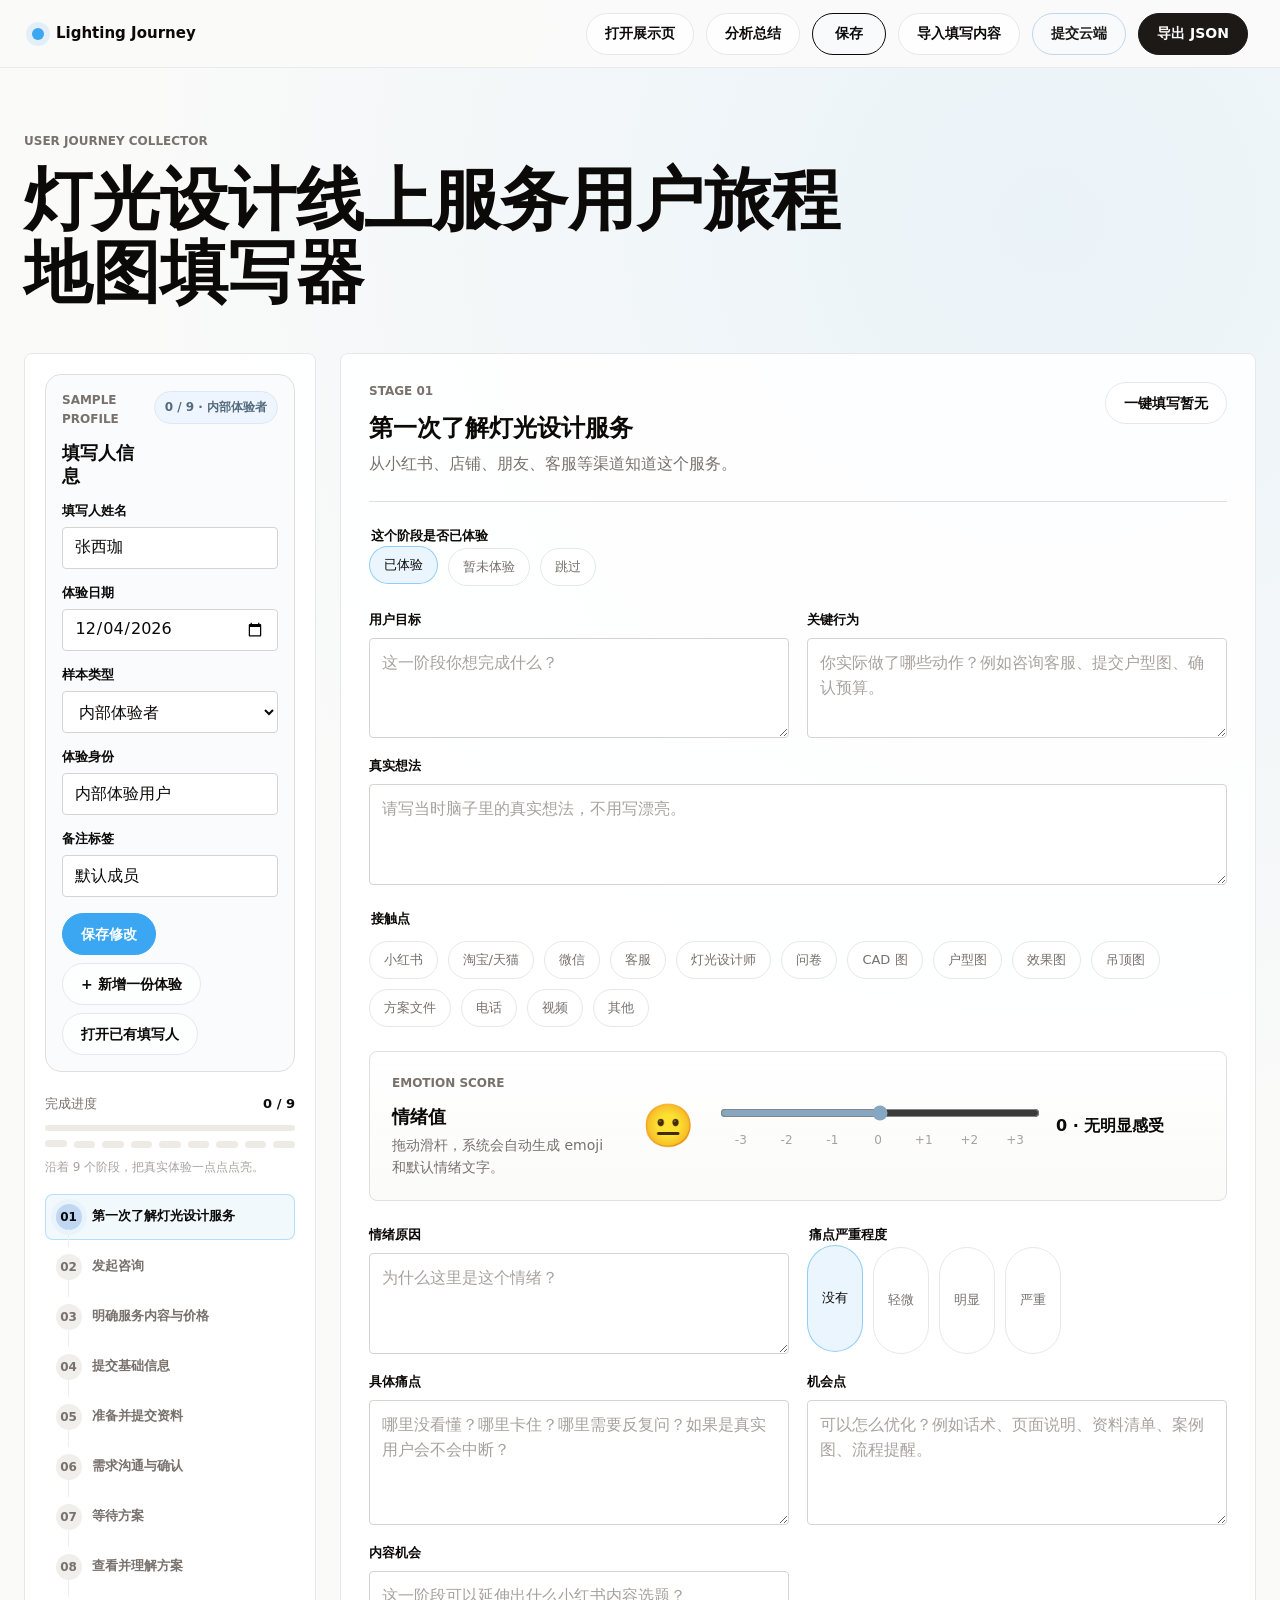
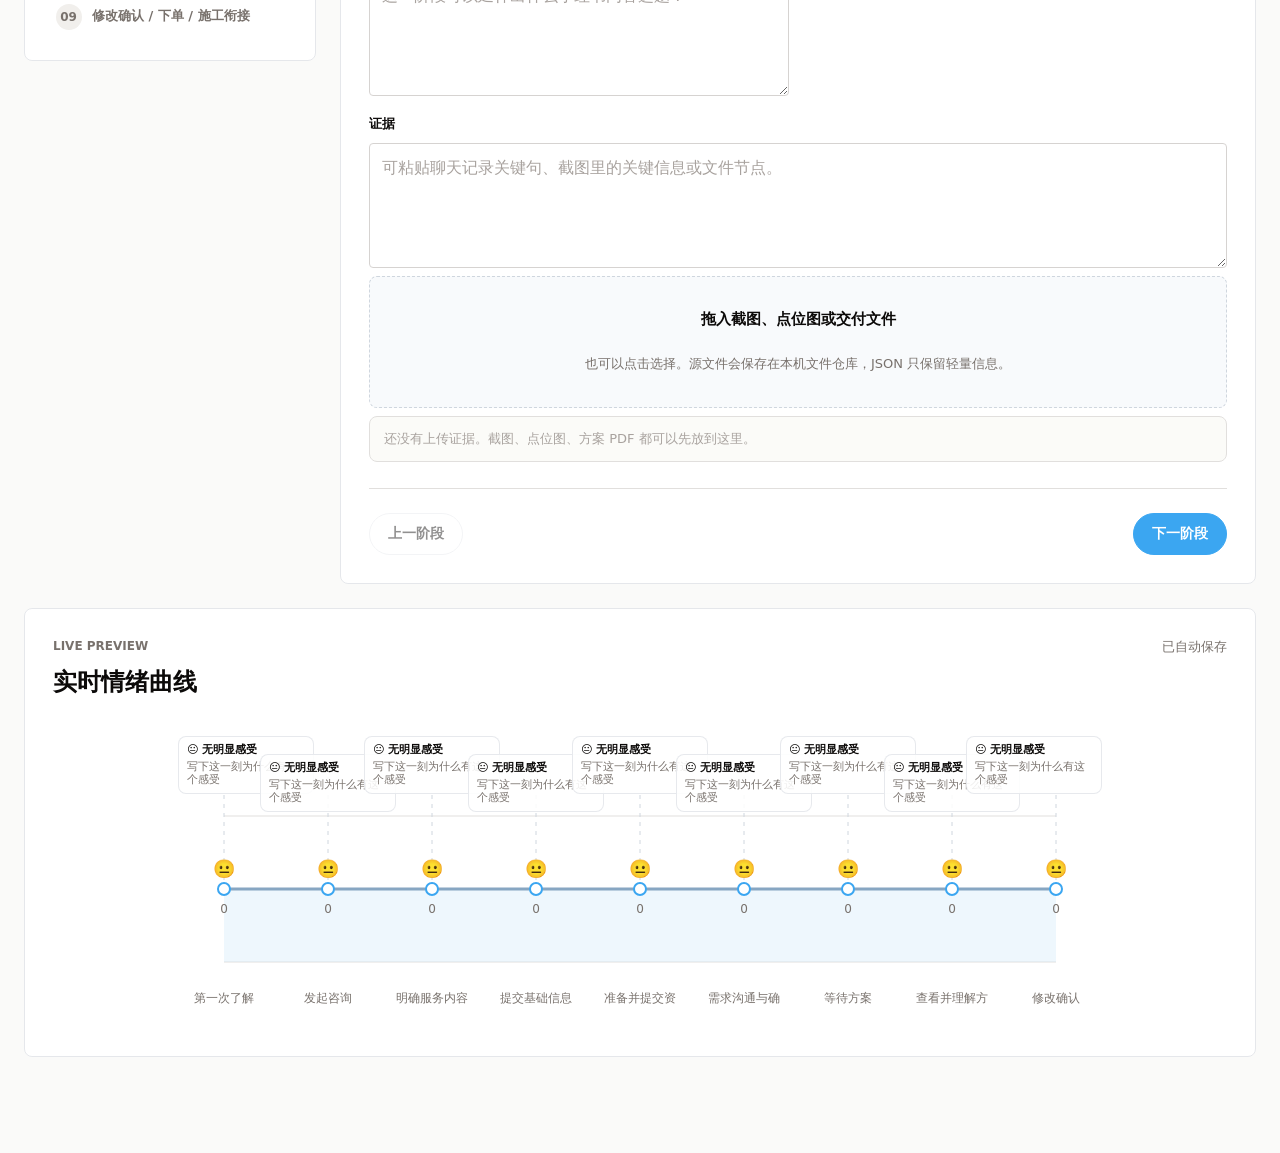
<file: index.html>
<!doctype html>
<html lang="zh-CN">
  <head>
    <meta charset="utf-8">
    <meta name="viewport" content="width=device-width, initial-scale=1">
    <title>灯光设计用户旅程地图填写器</title>
    <link rel="stylesheet" href="./assets/theme.css">
    <link rel="stylesheet" href="./assets/app.css">
  </head>
  <body data-page="collector">
    <header class="topbar">
      <a class="brand" href="./index.html" aria-label="灯光设计用户旅程地图填写器">
        <span class="brand-mark"></span>
        <span>Lighting Journey</span>
      </a>
      <nav class="top-actions" aria-label="页面操作">
        <a class="ghost-button" href="./dashboard.html">打开展示页</a>
        <a class="ghost-button" href="./analysis.html">分析总结</a>
        <button class="ghost-button save-button" id="manualSaveButton" type="button">保存</button>
        <button class="ghost-button cloud-button" id="cloudSubmitButton" type="button">提交云端</button>
        <button class="dark-button" id="exportJsonButton" type="button">导出 JSON</button>
      </nav>
    </header>

    <main class="collector-shell">
      <section class="intro-block" aria-labelledby="page-title">
        <p class="eyebrow">User Journey Collector</p>
        <h1 id="page-title">灯光设计线上服务用户旅程地图填写器</h1>
      </section>

      <section class="workspace-grid" aria-label="填写工作区">
        <aside class="side-panel">
          <section class="person-profile-card" aria-labelledby="personProfileTitle">
            <div class="person-profile-heading">
              <div>
                <p class="eyebrow">Sample Profile</p>
                <h2 id="personProfileTitle">填写人信息</h2>
              </div>
              <span id="sampleIdentity" class="sample-identity">当前样本</span>
            </div>
            <label class="field-group compact" for="personNameInput">
              <span>填写人姓名</span>
              <input id="personNameInput" type="text" placeholder="请输入填写人姓名">
            </label>
            <label class="field-group compact" for="experienceDate">
              <span>体验日期</span>
              <input id="experienceDate" type="date">
            </label>
            <label class="field-group compact" for="sampleType">
              <span>样本类型</span>
              <select id="sampleType">
                <option value="内部体验者">内部体验者</option>
                <option value="真实客户">真实客户</option>
                <option value="灯光设计师视角">灯光设计师视角</option>
                <option value="新手用户">新手用户</option>
                <option value="其他">其他</option>
              </select>
            </label>
            <label class="field-group compact" for="personaRole">
              <span>体验身份</span>
              <input id="personaRole" type="text" placeholder="例如：准备装修的新手用户">
            </label>
            <label class="field-group compact" for="sampleTags">
              <span>备注标签</span>
              <input id="sampleTags" type="text" placeholder="例如：第1轮体验、618阶段">
            </label>
            <div class="person-profile-actions">
              <button class="primary-button small-button" id="saveProfileButton" type="button">保存修改</button>
              <button class="ghost-button small-button" id="addPersonButton" type="button">+ 新增一份体验</button>
              <button class="ghost-button small-button" id="openSamplesButton" type="button">打开已有填写人</button>
            </div>
          </section>

          <div class="progress-block">
            <div class="progress-copy">
              <span>完成进度</span>
              <strong id="progressText">0 / 9</strong>
            </div>
            <div class="progress-track" aria-hidden="true">
              <span id="progressBar"></span>
            </div>
            <div class="progress-lights" id="progressLights" aria-hidden="true"></div>
            <p class="completion-hint" id="completionHint">沿着 9 个阶段，把真实体验一点点点亮。</p>
          </div>

          <nav class="stage-nav" id="stageNav" aria-label="旅程阶段"></nav>
        </aside>

        <section class="form-panel" aria-live="polite">
          <div class="stage-heading">
            <div>
              <p class="eyebrow" id="stageEyebrow">Stage 01</p>
              <h2 id="stageTitle"></h2>
              <p id="stageDescription"></p>
            </div>
            <button class="ghost-button" id="fillPendingButton" type="button">一键填写暂无</button>
          </div>

          <form id="stageForm" class="stage-form">
            <fieldset class="segmented" aria-labelledby="statusLegend">
              <legend id="statusLegend">这个阶段是否已体验</legend>
              <label><input type="radio" name="status" value="已体验"> <span>已体验</span></label>
              <label><input type="radio" name="status" value="暂未体验"> <span>暂未体验</span></label>
              <label><input type="radio" name="status" value="跳过"> <span>跳过</span></label>
            </fieldset>

            <div class="form-grid">
              <label class="field-group">
                <span>用户目标</span>
                <textarea name="goal" rows="3" placeholder="这一阶段你想完成什么？"></textarea>
              </label>
              <label class="field-group">
                <span>关键行为</span>
                <textarea name="actions" rows="3" placeholder="你实际做了哪些动作？例如咨询客服、提交户型图、确认预算。"></textarea>
              </label>
              <label class="field-group wide">
                <span>真实想法</span>
                <textarea name="thoughts" rows="3" placeholder="请写当时脑子里的真实想法，不用写漂亮。"></textarea>
              </label>
            </div>

            <fieldset class="touchpoint-field">
              <legend>接触点</legend>
              <div class="chip-grid" id="touchpointGrid"></div>
            </fieldset>

            <section class="emotion-editor" aria-labelledby="emotionTitle">
              <div>
                <p class="eyebrow">Emotion Score</p>
                <h3 id="emotionTitle">情绪值</h3>
                <p class="muted-copy">拖动滑杆，系统会自动生成 emoji 和默认情绪文字。</p>
              </div>
              <div class="emotion-control">
                <output id="emotionEmoji" class="emoji-output">😐</output>
                <div class="slider-wrap">
                  <input id="emotionScore" name="emotionScore" type="range" min="-3" max="3" step="1">
                  <div class="slider-scale" aria-hidden="true">
                    <span>-3</span><span>-2</span><span>-1</span><span>0</span><span>+1</span><span>+2</span><span>+3</span>
                  </div>
                </div>
                <strong id="emotionLabel">无明显感受</strong>
              </div>
            </section>

            <div class="form-grid">
              <label class="field-group">
                <span>情绪原因</span>
                <textarea name="emotionReason" rows="3" placeholder="为什么这里是这个情绪？"></textarea>
              </label>
              <fieldset class="severity-field">
                <legend>痛点严重程度</legend>
                <label><input type="radio" name="painSeverity" value="没有"> <span>没有</span></label>
                <label><input type="radio" name="painSeverity" value="轻微"> <span>轻微</span></label>
                <label><input type="radio" name="painSeverity" value="明显"> <span>明显</span></label>
                <label><input type="radio" name="painSeverity" value="严重"> <span>严重</span></label>
              </fieldset>
              <label class="field-group">
                <span>具体痛点</span>
                <textarea name="painPoint" rows="4" placeholder="哪里没看懂？哪里卡住？哪里需要反复问？如果是真实用户会不会中断？"></textarea>
              </label>
              <label class="field-group">
                <span>机会点</span>
                <textarea name="opportunity" rows="4" placeholder="可以怎么优化？例如话术、页面说明、资料清单、案例图、流程提醒。"></textarea>
              </label>
              <label class="field-group">
                <span>内容机会</span>
                <textarea name="contentOpportunity" rows="4" placeholder="这一阶段可以延伸出什么小红书内容选题？"></textarea>
              </label>
              <div class="field-group evidence-field">
                <span>证据</span>
                <textarea name="evidenceText" rows="4" placeholder="可粘贴聊天记录关键句、截图里的关键信息或文件节点。"></textarea>
                <div class="evidence-dropzone" id="evidenceDropzone" role="button" tabindex="0" aria-label="上传证据附件">
                  <input id="evidenceFileInput" type="file" multiple accept="image/*,.png,.jpg,.jpeg,.webp,.pdf,.dwg,.dxf,.xlsx,.xls,.csv,.zip,.doc,.docx,.txt">
                  <strong>拖入截图、点位图或交付文件</strong>
                  <span>也可以点击选择。源文件会保存在本机文件仓库，JSON 只保留轻量信息。</span>
                </div>
                <div id="evidenceAttachmentList" class="evidence-attachment-list" aria-live="polite"></div>
              </div>
            </div>
          </form>

          <div class="form-actions">
            <button class="ghost-button" id="prevButton" type="button">上一阶段</button>
            <button class="primary-button" id="nextButton" type="button">下一阶段</button>
          </div>
        </section>
      </section>

      <section class="curve-panel" aria-labelledby="curveTitle">
        <div class="section-heading">
          <div>
            <p class="eyebrow">Live Preview</p>
            <h2 id="curveTitle">实时情绪曲线</h2>
          </div>
          <p id="autosaveStatus">已自动保存</p>
        </div>
        <div id="curvePreview" class="curve-preview"></div>
      </section>
    </main>

    <dialog id="exportDialog" class="export-dialog">
      <form method="dialog">
        <h2>导出前检查</h2>
        <p id="exportMessage"></p>
        <div id="exportSummary" class="export-summary"></div>
        <div id="missingList" class="missing-list"></div>
        <div class="dialog-actions">
          <button class="ghost-button" value="cancel">返回修改</button>
          <button class="ghost-button" id="confirmExportZipButton" value="default" type="button">下载证据包 ZIP</button>
          <button class="dark-button" id="confirmExportButton" value="default" type="button">下载 JSON</button>
        </div>
      </form>
    </dialog>

    <dialog id="personDialog" class="export-dialog person-dialog">
      <form method="dialog">
        <h2>新增一份体验</h2>
        <p class="muted-copy">旅程阶段仍然固定 9 个；这里新增的是填写人和样本信息，方便后续做多人汇总。</p>
        <label class="field-group">
          <span>姓名</span>
          <input id="newPersonName" type="text" placeholder="例如：真实客户 A">
        </label>
        <label class="field-group">
          <span>体验身份</span>
          <input id="newPersonaRole" type="text" placeholder="例如：准备装修的新手用户">
        </label>
        <label class="field-group">
          <span>体验日期</span>
          <input id="newExperienceDate" type="date">
        </label>
        <label class="field-group">
          <span>样本类型</span>
          <select id="newSampleType">
            <option value="内部体验者">内部体验者</option>
            <option value="真实客户">真实客户</option>
            <option value="灯光设计师视角">灯光设计师视角</option>
            <option value="新手用户">新手用户</option>
            <option value="其他">其他</option>
          </select>
        </label>
        <label class="field-group">
          <span>备注标签</span>
          <input id="newSampleTags" type="text" placeholder="例如：第1轮体验、内部测试">
        </label>
        <div class="dialog-actions">
          <button class="ghost-button" value="cancel">取消</button>
          <button class="dark-button" id="confirmAddPersonButton" value="default" type="button">创建体验</button>
        </div>
      </form>
    </dialog>

    <dialog id="sampleDialog" class="export-dialog sample-dialog">
      <form method="dialog">
        <div class="sample-dialog-heading">
          <div>
            <h2>打开已有填写人</h2>
            <p class="muted-copy">这里打开的是完整旅程样本，不是筛选。数据仍按 journeyId 绑定，姓名可以之后再改。</p>
          </div>
          <button class="ghost-button small-button" value="cancel">关闭</button>
        </div>
        <div id="sampleList" class="sample-list" aria-live="polite"></div>
      </form>
    </dialog>

    <div id="toast" class="toast" role="status" aria-live="polite"></div>

    <script src="./assets/vendor/jszip.min.js" defer></script>
    <script src="./assets/vendor/supabase.min.js" defer></script>
    <script src="./assets/supabase-config.js" defer></script>
    <script src="./assets/cloud-sync.js" defer></script>
    <script src="./assets/app.js" defer></script>
  </body>
</html>
</file>
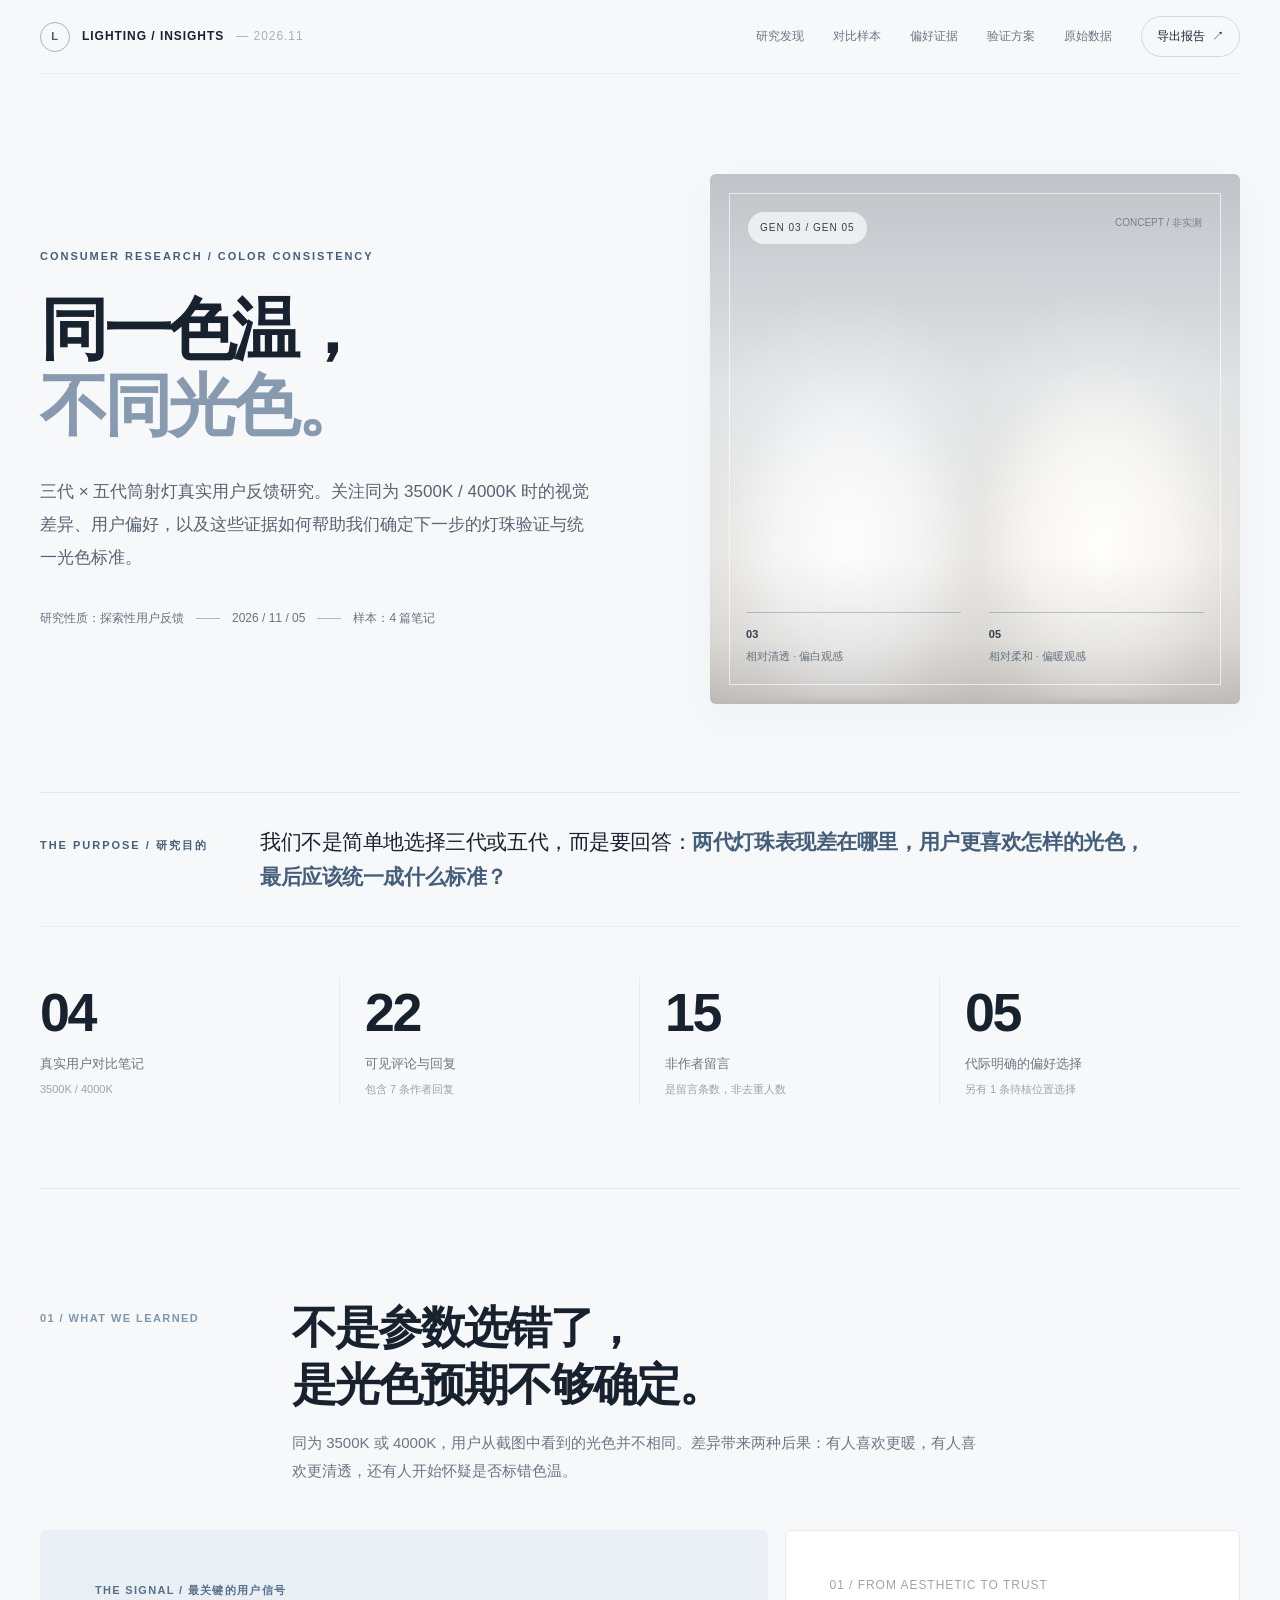
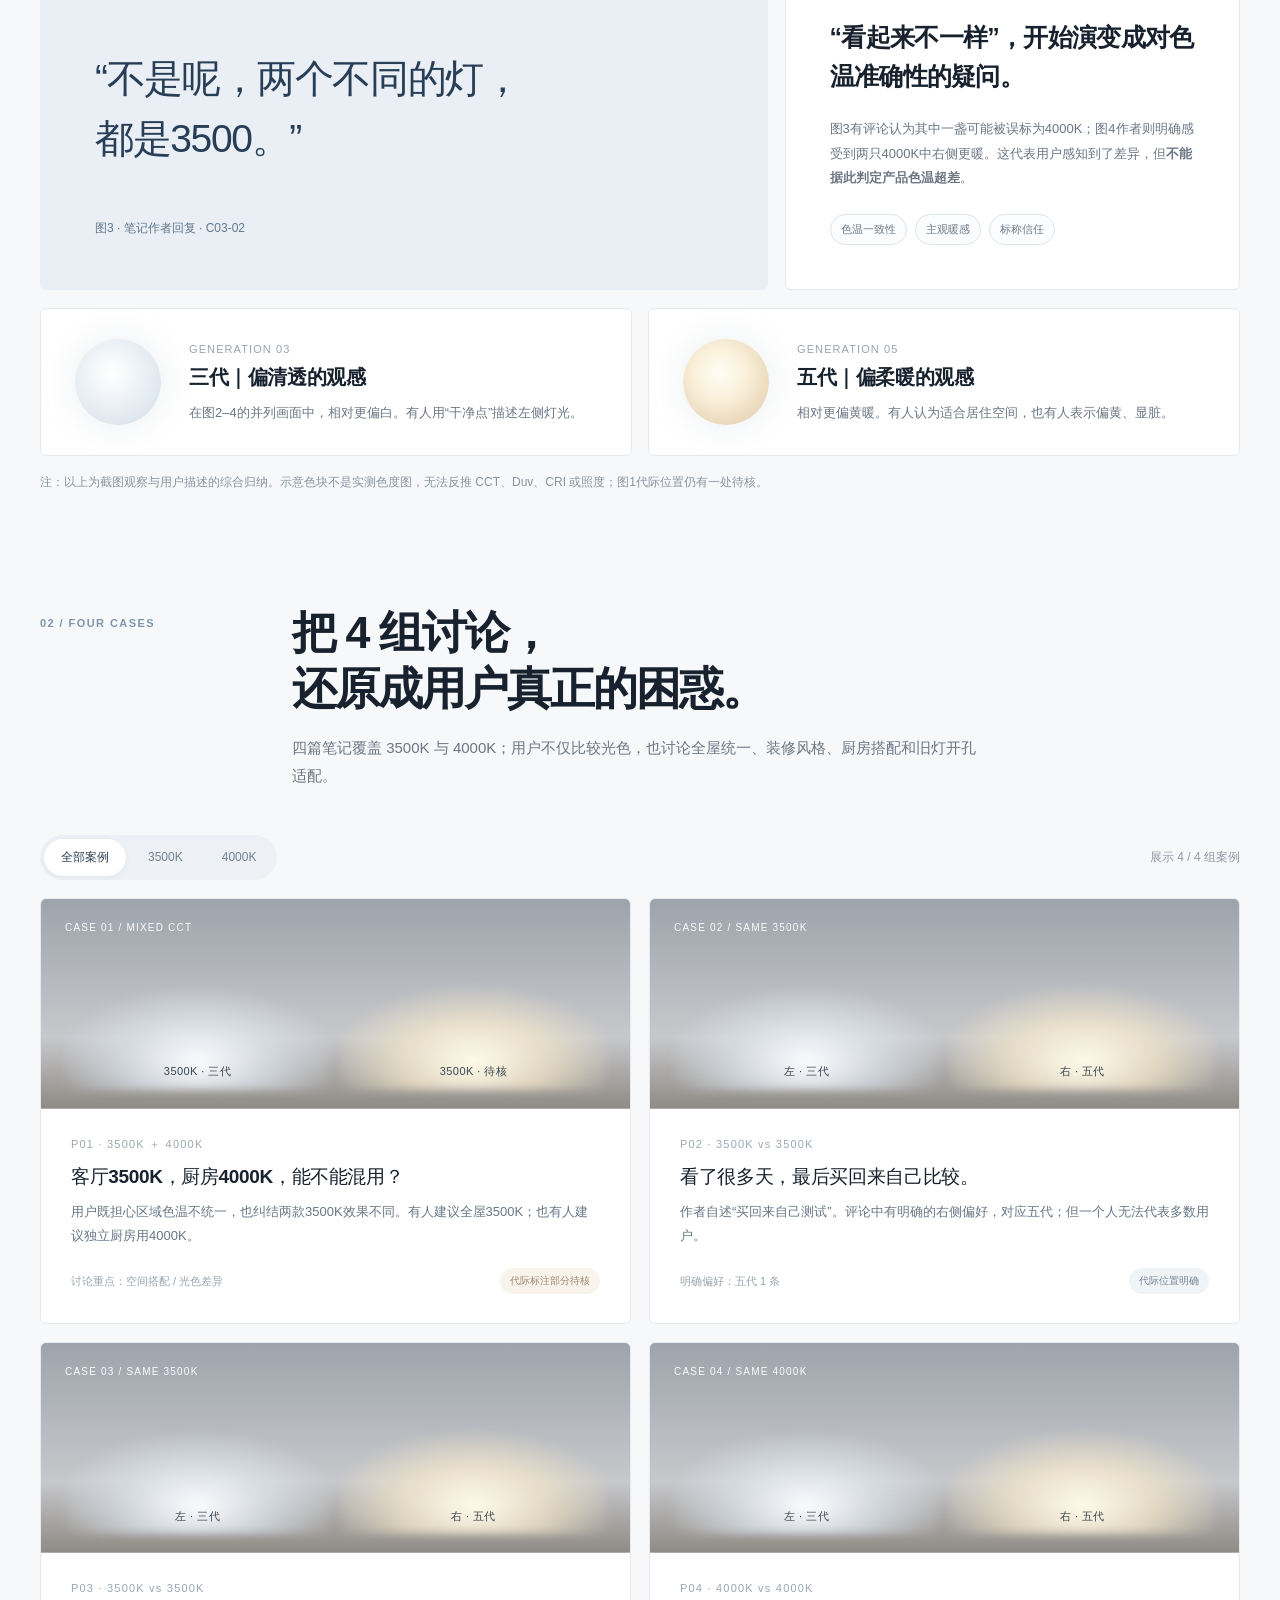
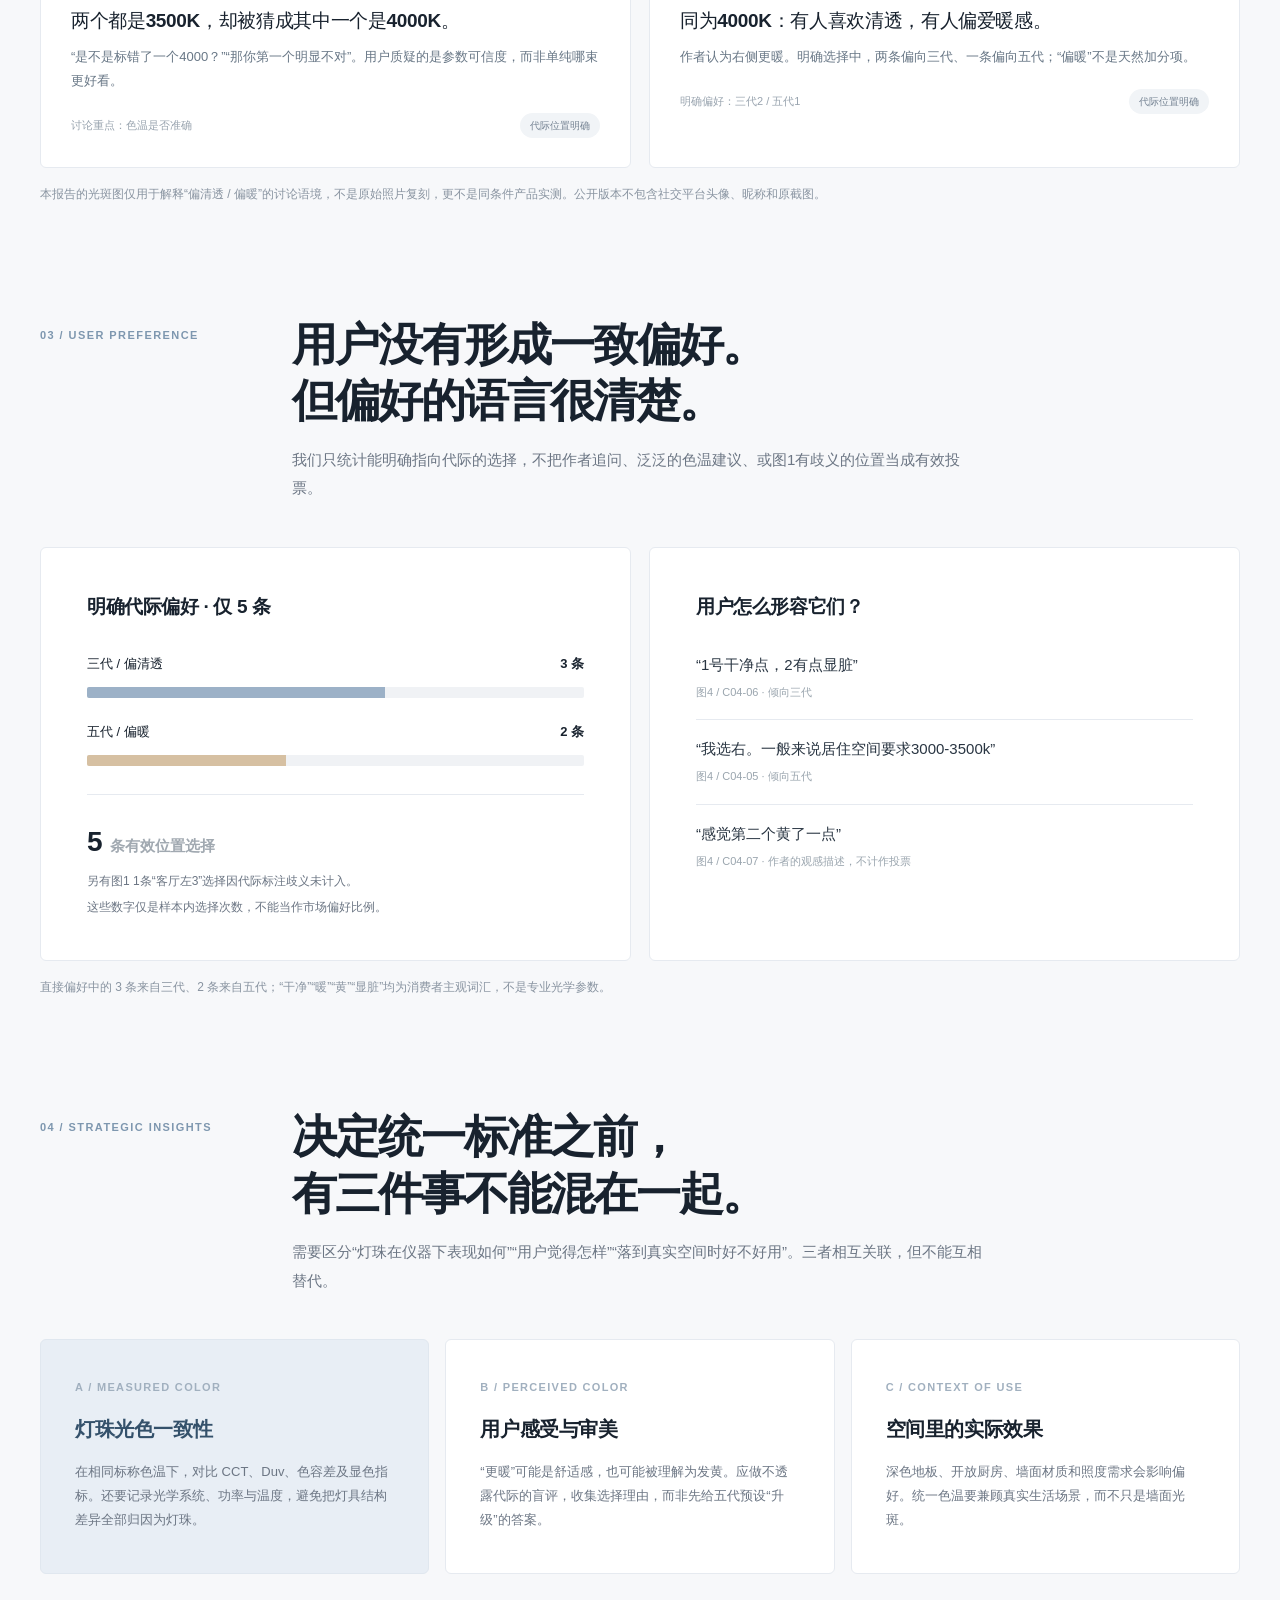
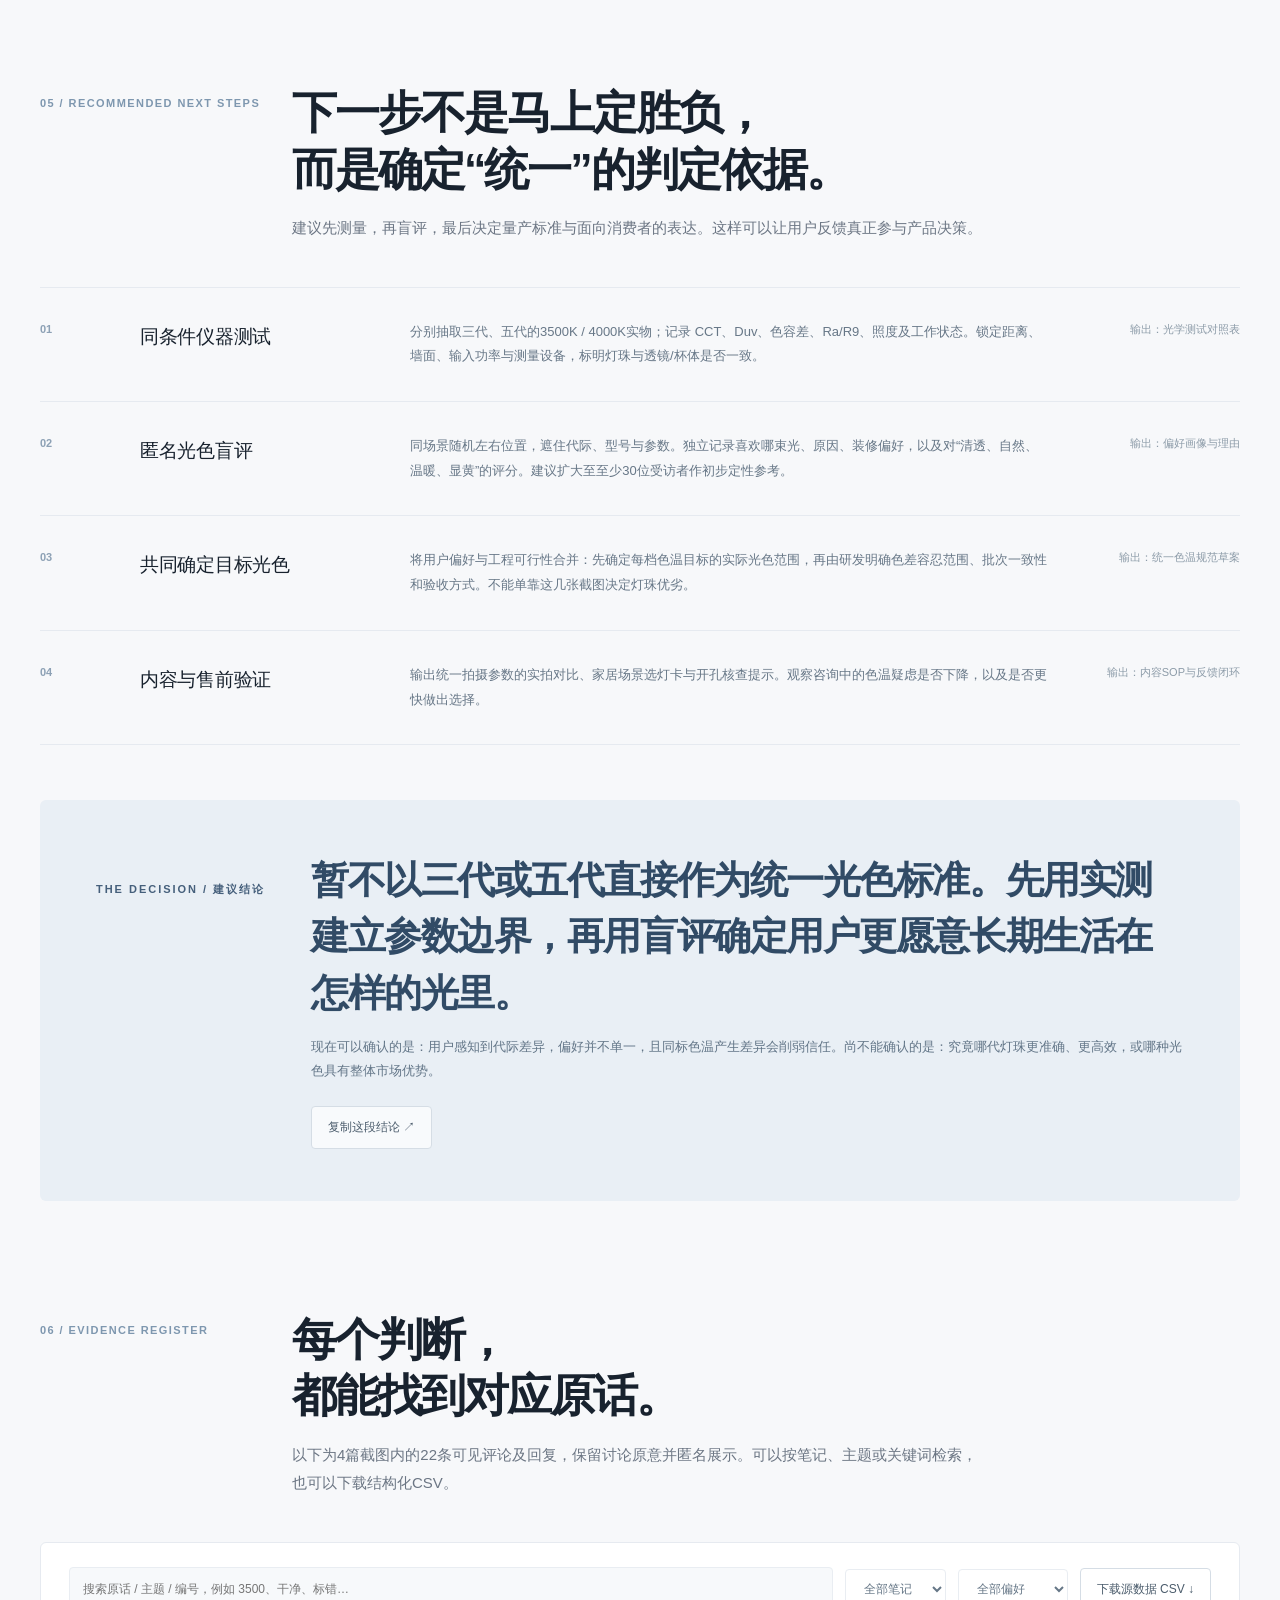
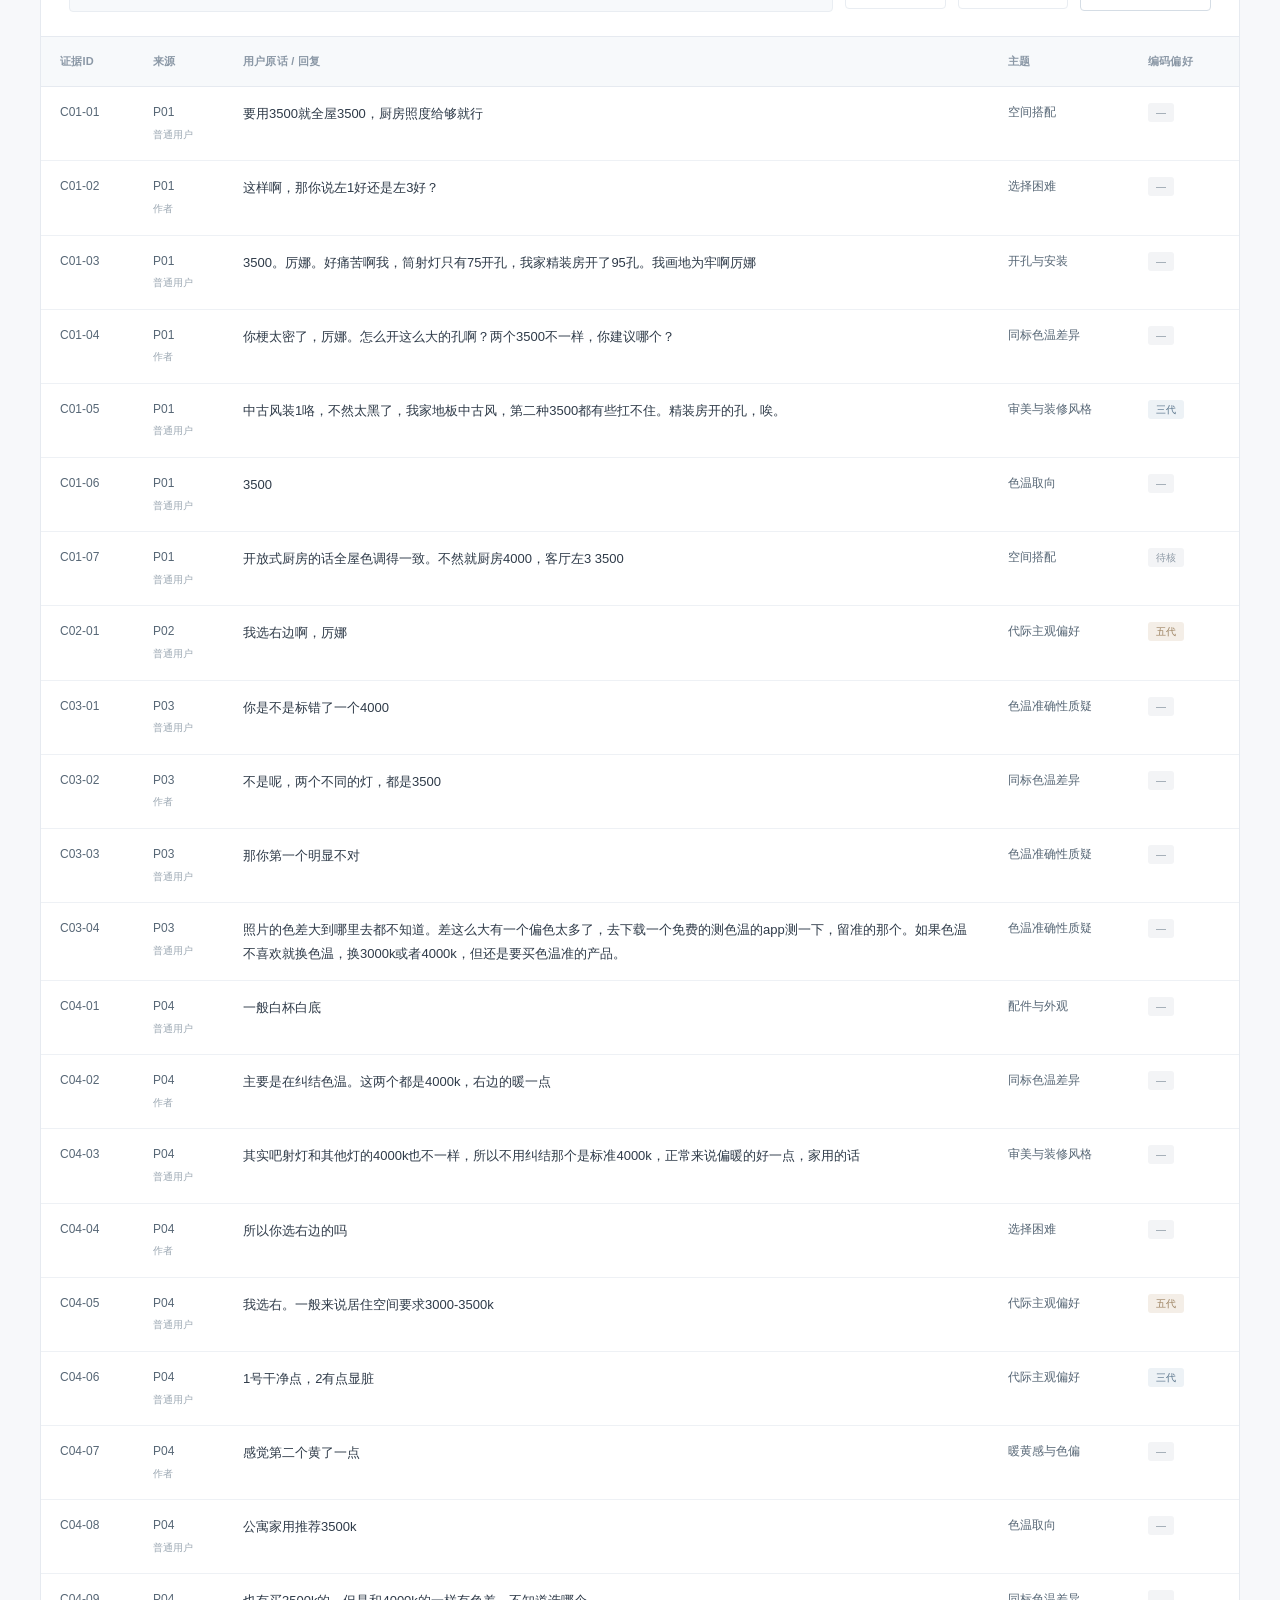
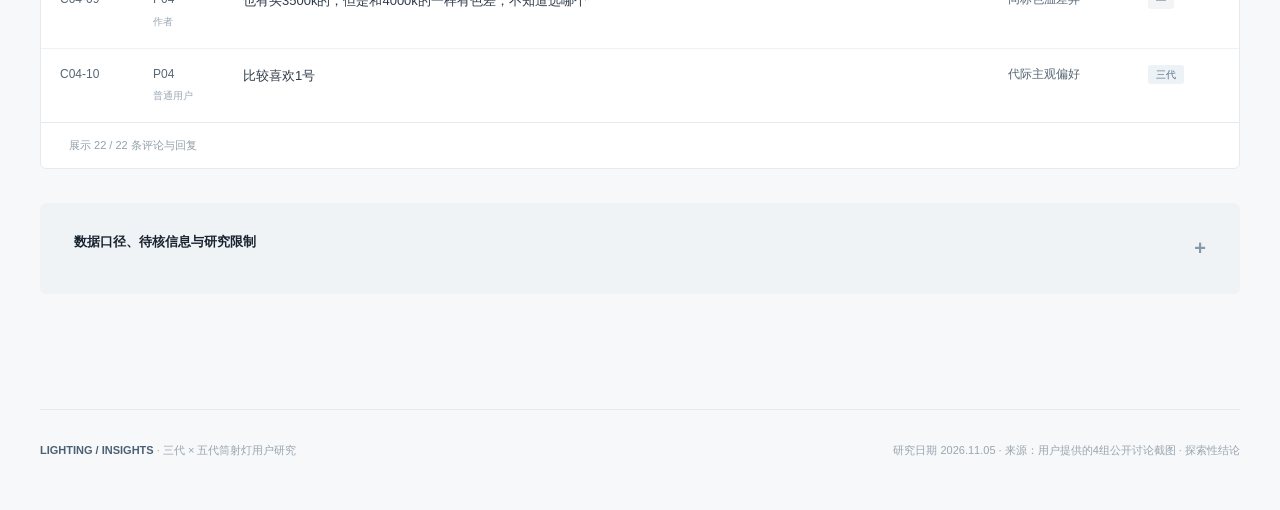
<file: gen3-gen5-color-research/index.html>
<!doctype html>
<html lang="zh-CN">
<head>
<meta charset="utf-8">
<meta name="viewport" content="width=device-width, initial-scale=1">
<meta name="theme-color" content="#f7f8fa">
<meta name="description" content="三代与五代筒射灯的色温一致性与用户偏好探索性研究：4篇用户笔记、22条评论及回复，附证据索引与下一步灯珠测试计划。">
<title>同一色温，不同光色 | 三代 × 五代用户研究</title>
<style>
:root{--bg:#f7f8fa;--paper:#fff;--ink:#18222e;--muted:#6c7684;--faint:#9ba5b1;--line:#e6eaf0;--blue:#7891ac;--bluep:#e8eef5;--blued:#455f7b;--warm:#b99f7a;--warmp:#f2eee7;--shadow:0 12px 45px rgba(33,50,65,.035);--w:1240px}
*{box-sizing:border-box}html{scroll-behavior:smooth}body{margin:0;font-family:Inter,-apple-system,BlinkMacSystemFont,"SF Pro Display","PingFang SC","Microsoft YaHei","Noto Sans CJK SC",Arial,sans-serif;background:var(--bg);color:var(--ink);font-size:15px;line-height:1.75;-webkit-font-smoothing:antialiased}button,input,select{font:inherit}button{cursor:pointer}a{color:inherit;text-decoration:none}a:hover{color:var(--blued)}.shell{width:min(calc(100% - 80px),var(--w));margin:0 auto}.nav{height:74px;display:flex;align-items:center;justify-content:space-between;border-bottom:1px solid var(--line)}header.site-head{background:rgba(247,248,250,.94);backdrop-filter:blur(18px);position:sticky;top:0;z-index:30}.brand{display:flex;align-items:center;gap:12px;font-size:12px;font-weight:700;letter-spacing:.08em;white-space:nowrap}.brand-mark{width:30px;height:30px;border:1px solid #a5b4c3;display:grid;place-items:center;border-radius:50%;font-size:11px;color:var(--blued)}.navlinks{display:flex;align-items:center;gap:29px;font-size:12px;color:var(--muted)}.navlinks a{padding:10px 0}.navlinks a:hover{color:var(--ink)}.nav-action{display:inline-flex;align-items:center;gap:7px;padding:9px 15px;border:1px solid #cfd8e2;border-radius:999px;background:transparent;font-size:12px;color:var(--ink)}.nav-action:hover,.outline-btn:hover{border-color:#869bad;background:#eef2f6}.eyebrow{font-size:11px;font-weight:700;letter-spacing:.18em;text-transform:uppercase;color:var(--blued);line-height:1.4}.hero{display:grid;grid-template-columns:1.04fr .96fr;gap:8%;padding:100px 0 88px;align-items:center}.hero h1{font-size:clamp(46px,5.3vw,80px);letter-spacing:-.057em;line-height:1.13;font-weight:600;margin:27px 0 30px}.hero h1 span{color:#879aaf}.hero .lead{font-size:17px;line-height:1.95;max-width:560px;color:#566372;margin:0 0 33px}.hero-meta{display:flex;gap:12px;align-items:center;flex-wrap:wrap;font-size:12px;color:#667382}.tiny-line{width:24px;height:1px;background:#aab7c5}.hero-visual{position:relative;min-height:530px;border-radius:6px;overflow:hidden;background:linear-gradient(160deg,#e1e4e9,#f1f2f4 62%,#d1d6dc);box-shadow:var(--shadow)}.visual-frame{position:absolute;inset:19px;border:1px solid rgba(255,255,255,.64);z-index:2;pointer-events:none}.light-stage{position:absolute;inset:0;overflow:hidden;background:linear-gradient(180deg,#c0c4c9 0%,#e0e2e4 40%,#e5e2dd 88%,#d3ceca 100%)}.light-stage:after{content:"";position:absolute;bottom:0;left:0;right:0;height:28%;background:linear-gradient(180deg,transparent,rgba(30,37,43,.12))}.lamp{position:absolute;top:9%;width:50%;height:90%;transform-origin:top center;mix-blend-mode:screen;filter:blur(2px)}.lamp.left{left:0;background:radial-gradient(ellipse 64% 54% at 52% 68%,rgba(250,252,255,.94),rgba(233,239,249,.70) 41%,rgba(215,225,236,.24) 70%,transparent 100%)}.lamp.right{right:0;background:radial-gradient(ellipse 65% 54% at 48% 68%,rgba(255,250,227,.99),rgba(248,239,210,.74) 40%,rgba(243,229,205,.18) 72%,transparent 100%)}.visual-tag{z-index:3;position:absolute;left:38px;top:38px;padding:7px 12px;border-radius:100px;background:rgba(255,255,255,.66);font-size:10px;letter-spacing:.1em;color:#33404d}.visual-labels{position:absolute;left:36px;right:36px;bottom:38px;z-index:3;display:flex;align-items:end;justify-content:space-between;gap:16px}.visual-labels div{width:47%;padding-top:12px;border-top:1px solid rgba(66,76,84,.3);font-size:11px;font-weight:600;color:#35424e}.visual-labels span{display:block;font-weight:400;color:#677380;margin-top:3px}.hero-disclaimer{z-index:3;position:absolute;right:38px;top:40px;font-size:10px;color:#75808c}.mission{border-top:1px solid var(--line);border-bottom:1px solid var(--line);display:grid;grid-template-columns:180px 1fr;gap:40px;padding:32px 0;align-items:baseline}.mission p{margin:0;max-width:890px;font-size:21px;line-height:1.65;letter-spacing:-.02em;font-weight:500}.mission strong{color:var(--blued);font-weight:650}.metric-row{display:grid;grid-template-columns:repeat(4,1fr);padding:51px 0 85px;border-bottom:1px solid var(--line)}.metric{padding:4px 25px;border-right:1px solid var(--line)}.metric:first-child{padding-left:0}.metric:last-child{border-right:0}.metric .number{font-size:clamp(36px,4.2vw,58px);line-height:1.15;font-weight:570;letter-spacing:-.045em;font-variant-numeric:tabular-nums}.metric .text{color:var(--muted);font-size:13px;margin-top:9px}.metric .small{font-size:11px;color:#9aa3ae;margin-top:4px}.section{padding:110px 0 0;scroll-margin-top:105px}.section-head{display:grid;grid-template-columns:230px 1fr;gap:22px;margin-bottom:44px}.section-index{font-size:11px;letter-spacing:.13em;font-weight:700;color:#7e97af;margin-top:10px}.section-head h2{font-size:clamp(32px,3.5vw,48px);font-weight:600;line-height:1.26;letter-spacing:-.045em;margin:0 0 17px}.section-head p{max-width:690px;font-size:15px;color:var(--muted);line-height:1.9;margin:0}.insight-main{display:grid;grid-template-columns:1.23fr .77fr;gap:17px}.insight-quote{background:#e9eff5;padding:51px 55px;border-radius:6px;min-height:350px;display:flex;flex-direction:column;justify-content:space-between}.quote-kicker{font-size:11px;letter-spacing:.12em;color:#58718a;font-weight:700}.insight-quote blockquote{font-size:clamp(24px,3.2vw,39px);line-height:1.54;letter-spacing:-.035em;margin:22px 0;color:#273e56;font-weight:520}.insight-quote .end{font-size:12px;color:#62778b}.insight-side{background:#fff;border:1px solid var(--line);border-radius:6px;padding:44px;display:flex;flex-direction:column;justify-content:space-between}.side-top{font-size:12px;letter-spacing:.08em;color:var(--faint)}.insight-side h3{font-weight:600;font-size:25px;letter-spacing:-.027em;line-height:1.55;margin:22px 0}.insight-side p{font-size:13px;color:var(--muted);line-height:1.85;margin:0}.chips{display:flex;gap:8px;flex-wrap:wrap;margin-top:24px}.chip{font-size:11px;padding:5px 10px;border:1px solid #dfe4eb;border-radius:999px;color:#6d7c8a;background:#fbfcfd}.gen-compare{display:grid;grid-template-columns:1fr 1fr;gap:16px;margin-top:18px}.gen-card{padding:30px 34px;border:1px solid var(--line);background:#fff;border-radius:6px;display:grid;grid-template-columns:88px 1fr;gap:26px;align-items:center}.orb{width:86px;height:86px;border-radius:50%;box-shadow:0 0 35px rgba(145,160,178,.18)}.orb.cool{background:radial-gradient(circle at 43% 40%,#fff 0%,#f2f5f8 31%,#dce5ee 76%,#bdcad8 100%)}.orb.warm{background:radial-gradient(circle at 43% 40%,#fffdf4 0%,#faf1dc 35%,#e7d4b5 80%,#c7b79e 100%)}.gen-card small{display:block;font-size:11px;color:#98a4af;letter-spacing:.1em}.gen-card h3{margin:1px 0 7px;font-size:20px;letter-spacing:-.02em}.gen-card p{margin:0;color:var(--muted);font-size:13px;line-height:1.7}.note{color:#8994a1;font-size:12px;line-height:1.9}.section .note{margin:15px 0 0}.case-toolbar{display:flex;align-items:center;justify-content:space-between;gap:16px;margin-bottom:18px;flex-wrap:wrap}.filter-pills{display:inline-flex;gap:5px;padding:4px;background:#edf0f4;border-radius:100px}.filter-pills button{padding:8px 17px;border:0;background:transparent;border-radius:100px;font-size:12px;color:#73808e;transition:background .2s}.filter-pills button.active{background:#fff;box-shadow:0 1px 5px rgba(20,31,45,.06);color:#2c3e50}.case-count{font-size:12px;color:#9099a6}.cases{display:grid;grid-template-columns:repeat(2,minmax(0,1fr));gap:18px}.case-card{border-radius:6px;background:#fff;border:1px solid var(--line);overflow:hidden;display:flex;flex-direction:column;transition:transform .2s,border-color .2s}.case-card:hover{transform:translateY(-2px);border-color:#cdd9e4}.case-stage{height:210px;position:relative;background:linear-gradient(180deg,#9da4ac,#c7c8cb 66%,#8e8a84);overflow:hidden;display:flex;gap:2%;align-items:end;padding:0 24px 19px}.case-beam{position:relative;height:88%;flex:1;isolation:isolate}.case-beam:before{content:"";position:absolute;inset:0;background:radial-gradient(ellipse 65% 55% at 50% 83%,rgba(252,253,255,.98),rgba(225,233,242,.65) 42%,transparent 83%);filter:blur(4px)}.case-beam.warm:before{background:radial-gradient(ellipse 65% 55% at 50% 83%,rgba(255,251,234,1),rgba(247,233,203,.69) 43%,transparent 84%)}.beam-label{position:absolute;bottom:8px;left:0;right:0;text-align:center;color:#3b4753;font-size:11px;letter-spacing:.04em;z-index:3}.case-screen-tag{position:absolute;top:20px;left:24px;color:#fafbfc;font-size:10px;letter-spacing:.12em;z-index:3}.case-stage:after{position:absolute;inset:0;content:"";border-bottom:1px solid rgba(255,255,255,.3);pointer-events:none}.case-text{padding:26px 30px 29px;flex:1}.case-num{font-size:11px;color:#9aa7b4;letter-spacing:.11em}.case-text h3{font-size:19px;font-weight:580;line-height:1.5;letter-spacing:-.018em;margin:9px 0}.case-text p{font-size:13px;color:#687786;line-height:1.85;margin:0}.case-foot{margin-top:20px;display:flex;justify-content:space-between;align-items:center;gap:10px;flex-wrap:wrap;font-size:11px;color:#99a4af}.case-status{font-size:10px;padding:4px 10px;background:#f1f4f7;color:#758393;border-radius:99px}.case-status.warn{background:#f8f4ec;color:#9b886f}.pref-layout{display:grid;grid-template-columns:1fr 1fr;gap:18px}.pref-chart,.pref-evidence{border:1px solid var(--line);background:#fff;border-radius:6px;padding:42px 46px}.pref-chart h3,.pref-evidence h3{font-size:19px;letter-spacing:-.02em;margin:0 0 30px;font-weight:620}.bar-row{margin:0 0 23px}.bar-top{display:flex;justify-content:space-between;font-size:13px;margin-bottom:11px}.bar-track{height:11px;border-radius:2px;background:#f0f2f5;overflow:hidden}.bar-fill{height:100%}.bar-fill.cool{background:#9cb1c7;width:60%}.bar-fill.warm{background:#d6c0a2;width:40%}.pref-sample{border-top:1px solid var(--line);padding-top:22px;margin-top:28px}.pref-sample .big{font-size:28px;font-weight:600}.pref-sample .big span{color:#a1a9b1;font-size:15px}.pref-sample p{font-size:12px;color:var(--muted);margin:5px 0 0}.tiny-evidence{padding:17px 0;border-top:1px solid var(--line)}.tiny-evidence:first-of-type{border-top:0;padding-top:0}.tiny-evidence q{display:block;font-size:15px;line-height:1.6;color:#293542;quotes:'“' '”'}.tiny-evidence .by{margin-top:6px;font-size:11px;color:#9aa5ae}.analysis-grid{display:grid;grid-template-columns:repeat(3,1fr);gap:16px}.analysis-card{border:1px solid var(--line);background:#fff;padding:38px 34px;border-radius:6px;min-height:235px}.analysis-card .id{font-size:11px;font-weight:700;letter-spacing:.12em;color:#a1b0bf}.analysis-card h3{font-size:20px;font-weight:600;line-height:1.4;letter-spacing:-.02em;margin:17px 0}.analysis-card p{font-size:13px;color:var(--muted);line-height:1.86;margin:0}.analysis-card:first-child{background:#e8eef5;border-color:#e0e7ef}.analysis-card:first-child h3{color:#34516b}.roadmap{border-top:1px solid var(--line)}.step{display:grid;grid-template-columns:80px 250px 1fr 170px;gap:20px;align-items:start;padding:32px 0;border-bottom:1px solid var(--line)}.step-no{font-size:11px;color:#8da1b5;font-weight:700}.step h3{font-size:19px;letter-spacing:-.015em;font-weight:580;margin:0}.step p{font-size:13px;color:#677787;line-height:1.9;margin:0}.step .deliverable{font-size:11px;text-align:right;color:#8c9ba8}.decision{margin-top:55px;background:#e9eff5;border-radius:6px;padding:52px 56px;display:grid;grid-template-columns:200px 1fr;gap:15px;align-items:baseline}.decision .eyebrow{margin-top:8px}.decision h3{margin:0 0 14px;font-size:clamp(25px,3vw,38px);line-height:1.48;font-weight:600;letter-spacing:-.038em;color:#314b66}.decision p{font-size:13px;color:#637688;line-height:1.85;margin:0}.data-wrap{background:#fff;border:1px solid var(--line);border-radius:6px;overflow:hidden}.data-tools{padding:24px 28px;display:flex;gap:12px;align-items:center;flex-wrap:wrap;border-bottom:1px solid var(--line)}.search{flex:1;min-width:210px;background:#f7f9fb;border-radius:4px;border:1px solid #e9edf2;padding:11px 13px;color:#293543;outline:none;font-size:12px}.search:focus{border-color:#a7b9ca}.select{border:1px solid #e9edf2;padding:11px 14px;background:#fff;border-radius:4px;font-size:12px;color:#667787}.outline-btn{font-size:12px;padding:10px 16px;border:1px solid #d5dde5;background:#fff;border-radius:4px;color:#4b5c6c;white-space:nowrap}.data-table-scroll{overflow:auto}.data-table{width:100%;border-collapse:collapse;table-layout:fixed;min-width:760px}.data-table th{font-size:11px;letter-spacing:.02em;font-weight:650;text-align:left;color:#8b98a6;background:#f7f9fb;padding:15px 19px;border-bottom:1px solid var(--line)}.data-table td{font-size:12px;color:#566675;line-height:1.8;padding:15px 19px;vertical-align:top;border-bottom:1px solid #eef1f5}.data-table td.quote{color:#2e3a48;font-size:13px}.data-table tr:last-child td{border-bottom:0}.data-table th:nth-child(1),.data-table td:nth-child(1){width:93px}.data-table th:nth-child(2),.data-table td:nth-child(2){width:90px}.data-table th:nth-child(4),.data-table td:nth-child(4){width:140px}.data-table th:nth-child(5),.data-table td:nth-child(5){width:110px}.tag{font-size:10px;padding:4px 8px;border-radius:3px;background:#edf2f6;color:#57728a;white-space:nowrap}.tag.warm{background:#f4eee7;color:#9c8261}.tag.gray{background:#f3f4f6;color:#8d99a5}.data-count{padding:13px 28px;border-top:1px solid var(--line);font-size:11px;color:#92a0ab}.method{margin-top:34px;padding:28px 34px;background:#f0f3f6;border-radius:6px}.method summary{font-size:13px;font-weight:600;cursor:pointer;display:flex;justify-content:space-between;list-style:none}.method summary::-webkit-details-marker{display:none}.method summary:after{content:'+';font-size:20px;color:#8798a8}.method[open] summary:after{content:'−'}.method .contents{color:#6d7e8e;font-size:12px;line-height:2;padding-top:13px}.method ul{padding-left:17px;margin:4px 0 0}.footer{margin-top:115px;border-top:1px solid var(--line);padding:31px 0 50px;display:flex;justify-content:space-between;gap:15px;flex-wrap:wrap;font-size:11px;color:#98a5af}.footer strong{color:#4b6074;font-weight:600}.toast{position:fixed;right:25px;bottom:25px;background:#2e4358;color:#fff;border-radius:6px;padding:12px 19px;font-size:12px;opacity:0;transform:translateY(8px);transition:all .2s;pointer-events:none;z-index:50}.toast.show{opacity:1;transform:translateY(0)}
@media(max-width:1050px){.hero{gap:4%;padding:72px 0}.hero-visual{min-height:450px}.section-head{grid-template-columns:170px 1fr}.step{grid-template-columns:60px 180px 1fr 125px}.analysis-card{padding:29px 25px}.metric{padding:4px 19px}}
@media(max-width:760px){.shell{width:min(calc(100% - 38px),var(--w))}.nav{height:66px}.navlinks>a{display:none}.brand span:last-child{display:none}.brand{font-size:11px}.nav-action{white-space:nowrap;padding:8px 10px;font-size:11px}.hero{grid-template-columns:1fr;padding:65px 0 46px;gap:35px}.hero h1{font-size:49px;margin:22px 0 23px}.hero .lead{font-size:15px}.hero-visual{min-height:390px}.visual-labels{left:23px;right:23px;bottom:23px}.visual-tag{left:22px;top:22px}.hero-disclaimer{right:22px;top:25px}.mission{grid-template-columns:1fr;gap:12px}.mission p{font-size:18px}.metric-row{grid-template-columns:repeat(2,1fr);padding:34px 0 45px;row-gap:22px}.metric:nth-child(2){border-right:0}.metric:nth-child(3){padding-left:0}.metric .number{font-size:42px}.section{padding-top:72px}.section-head{grid-template-columns:1fr;gap:12px;margin-bottom:28px}.section-head h2{font-size:35px}.insight-main,.gen-compare,.pref-layout,.cases{grid-template-columns:1fr}.insight-quote{padding:31px;min-height:250px}.insight-quote blockquote{font-size:28px}.insight-side{padding:31px}.gen-card{grid-template-columns:65px 1fr;padding:24px}.orb{width:63px;height:63px}.case-stage{height:185px}.pref-chart,.pref-evidence{padding:30px}.analysis-grid{grid-template-columns:1fr}.analysis-card{min-height:auto}.step{grid-template-columns:32px 1fr;gap:8px 15px;padding:22px 0}.step h3{font-size:18px}.step p,.step .deliverable{grid-column:2;text-align:left}.decision{grid-template-columns:1fr;padding:31px;gap:15px}.data-tools{padding:18px;gap:8px}.data-tools .search{min-width:100%;flex-basis:100%}.data-count{padding:14px 18px}.method{padding:23px}.footer{margin-top:75px}}
@media(prefers-reduced-motion:reduce){html{scroll-behavior:auto}.case-card,.toast{transition:none}}
@media print{.site-head,.case-toolbar,.data-tools,.nav-action,.footer,.toast{display:none!important}body{background:white}.shell{width:100%}.hero{padding-top:20px}.section{break-before:page;padding-top:35px}.section-head{grid-template-columns:160px 1fr}.analysis-grid,.cases{break-inside:avoid}.hero-visual{height:390px}.data-wrap{break-before:page}}
</style>
</head>
<body>
<header class="site-head"><div class="shell nav"><a class="brand" href="#top" aria-label="返回顶部"><span class="brand-mark">L</span>LIGHTING / INSIGHTS <span style="color:#a7b1bc;font-weight:400">— 2026.11</span></a><nav class="navlinks" aria-label="内容导航"><a href="#findings">研究发现</a><a href="#cases">对比样本</a><a href="#preferences">偏好证据</a><a href="#actions">验证方案</a><a href="#sources">原始数据</a><button class="nav-action" id="printBtn" type="button" title="打印或另存为PDF">导出报告 <span aria-hidden="true">↗</span></button></nav></div></header>
<main id="top">
<div class="shell">
<section class="hero" aria-labelledby="hero-title"><div><div class="eyebrow">CONSUMER RESEARCH / COLOR CONSISTENCY</div><h1 id="hero-title">同一色温，<br><span>不同光色。</span></h1><p class="lead">三代 × 五代筒射灯真实用户反馈研究。关注同为 3500K / 4000K 时的视觉差异、用户偏好，以及这些证据如何帮助我们确定下一步的灯珠验证与统一光色标准。</p><div class="hero-meta"><span>研究性质：探索性用户反馈</span><span class="tiny-line" aria-hidden="true"></span><span>2026 / 11 / 05</span><span class="tiny-line" aria-hidden="true"></span><span>样本：4 篇笔记</span></div></div><div class="hero-visual" role="img" aria-label="清透偏白与偏暖黄两种光色倾向的概念示意图，非产品实际光色测试"><div class="light-stage"><div class="lamp left"></div><div class="lamp right"></div></div><div class="visual-frame"></div><div class="visual-tag">GEN 03 / GEN 05</div><div class="hero-disclaimer">CONCEPT / 非实测</div><div class="visual-labels"><div>03 <span>相对清透 · 偏白观感</span></div><div>05 <span>相对柔和 · 偏暖观感</span></div></div></div></section>
<div class="mission"><div class="eyebrow">THE PURPOSE / 研究目的</div><p>我们不是简单地选择三代或五代，而是要回答：<strong>两代灯珠表现差在哪里，用户更喜欢怎样的光色，最后应该统一成什么标准？</strong></p></div>
<section class="metric-row" aria-label="研究样本规模"><div class="metric"><div class="number">04</div><div class="text">真实用户对比笔记</div><div class="small">3500K / 4000K</div></div><div class="metric"><div class="number">22</div><div class="text">可见评论与回复</div><div class="small">包含 7 条作者回复</div></div><div class="metric"><div class="number">15</div><div class="text">非作者留言</div><div class="small">是留言条数，非去重人数</div></div><div class="metric"><div class="number">05</div><div class="text">代际明确的偏好选择</div><div class="small">另有 1 条待核位置选择</div></div></section>
<section class="section" id="findings"><div class="section-head"><div class="section-index">01 / WHAT WE LEARNED</div><div><h2>不是参数选错了，<br>是光色预期不够确定。</h2><p>同为 3500K 或 4000K，用户从截图中看到的光色并不相同。差异带来两种后果：有人喜欢更暖，有人喜欢更清透，还有人开始怀疑是否标错色温。</p></div></div>
<div class="insight-main"><div class="insight-quote"><div class="quote-kicker">THE SIGNAL / 最关键的用户信号</div><blockquote>“不是呢，两个不同的灯，<br>都是3500。”</blockquote><div class="end">图3 · 笔记作者回复 · C03-02</div></div><div class="insight-side"><div><div class="side-top">01 / FROM AESTHETIC TO TRUST</div><h3>“看起来不一样”，开始演变成对色温准确性的疑问。</h3><p>图3有评论认为其中一盏可能被误标为4000K；图4作者则明确感受到两只4000K中右侧更暖。这代表用户感知到了差异，但<strong>不能据此判定产品色温超差</strong>。</p></div><div class="chips"><span class="chip">色温一致性</span><span class="chip">主观暖感</span><span class="chip">标称信任</span></div></div></div>
<div class="gen-compare"><article class="gen-card"><div class="orb cool" aria-hidden="true"></div><div><small>GENERATION 03</small><h3>三代｜偏清透的观感</h3><p>在图2–4的并列画面中，相对更偏白。有人用“干净点”描述左侧灯光。</p></div></article><article class="gen-card"><div class="orb warm" aria-hidden="true"></div><div><small>GENERATION 05</small><h3>五代｜偏柔暖的观感</h3><p>相对更偏黄暖。有人认为适合居住空间，也有人表示偏黄、显脏。</p></div></article></div><p class="note">注：以上为截图观察与用户描述的综合归纳。示意色块不是实测色度图，无法反推 CCT、Duv、CRI 或照度；图1代际位置仍有一处待核。</p></section>
<section class="section" id="cases"><div class="section-head"><div class="section-index">02 / FOUR CASES</div><div><h2>把 4 组讨论，<br>还原成用户真正的困惑。</h2><p>四篇笔记覆盖 3500K 与 4000K；用户不仅比较光色，也讨论全屋统一、装修风格、厨房搭配和旧灯开孔适配。</p></div></div><div class="case-toolbar"><div class="filter-pills" role="group" aria-label="筛选色温"><button class="active" type="button" data-k="all" aria-pressed="true">全部案例</button><button type="button" data-k="3500" aria-pressed="false">3500K</button><button type="button" data-k="4000" aria-pressed="false">4000K</button></div><div class="case-count" id="caseCount">展示 4 / 4 组案例</div></div><div class="cases" id="caseCards">
<article class="case-card" data-k="3500,4000"><div class="case-stage"><div class="case-screen-tag">CASE 01 / MIXED CCT</div><div class="case-beam"><span class="beam-label">3500K · 三代</span></div><div class="case-beam warm"><span class="beam-label">3500K · 待核</span></div></div><div class="case-text"><div class="case-num">P01 · 3500K ＋ 4000K</div><h3>客厅3500K，厨房4000K，能不能混用？</h3><p>用户既担心区域色温不统一，也纠结两款3500K效果不同。有人建议全屋3500K；也有人建议独立厨房用4000K。</p><div class="case-foot"><span>讨论重点：空间搭配 / 光色差异</span><span class="case-status warn">代际标注部分待核</span></div></div></article>
<article class="case-card" data-k="3500"><div class="case-stage"><div class="case-screen-tag">CASE 02 / SAME 3500K</div><div class="case-beam"><span class="beam-label">左 · 三代</span></div><div class="case-beam warm"><span class="beam-label">右 · 五代</span></div></div><div class="case-text"><div class="case-num">P02 · 3500K vs 3500K</div><h3>看了很多天，最后买回来自己比较。</h3><p>作者自述“买回来自己测试”。评论中有明确的右侧偏好，对应五代；但一个人无法代表多数用户。</p><div class="case-foot"><span>明确偏好：五代 1 条</span><span class="case-status">代际位置明确</span></div></div></article>
<article class="case-card" data-k="3500"><div class="case-stage"><div class="case-screen-tag">CASE 03 / SAME 3500K</div><div class="case-beam"><span class="beam-label">左 · 三代</span></div><div class="case-beam warm"><span class="beam-label">右 · 五代</span></div></div><div class="case-text"><div class="case-num">P03 · 3500K vs 3500K</div><h3>两个都是3500K，却被猜成其中一个是4000K。</h3><p>“是不是标错了一个4000？”“那你第一个明显不对”。用户质疑的是参数可信度，而非单纯哪束更好看。</p><div class="case-foot"><span>讨论重点：色温是否准确</span><span class="case-status">代际位置明确</span></div></div></article>
<article class="case-card" data-k="4000"><div class="case-stage"><div class="case-screen-tag">CASE 04 / SAME 4000K</div><div class="case-beam"><span class="beam-label">左 · 三代</span></div><div class="case-beam warm"><span class="beam-label">右 · 五代</span></div></div><div class="case-text"><div class="case-num">P04 · 4000K vs 4000K</div><h3>同为4000K：有人喜欢清透，有人偏爱暖感。</h3><p>作者认为右侧更暖。明确选择中，两条偏向三代、一条偏向五代；“偏暖”不是天然加分项。</p><div class="case-foot"><span>明确偏好：三代2 / 五代1</span><span class="case-status">代际位置明确</span></div></div></article>
</div><p class="note">本报告的光斑图仅用于解释“偏清透 / 偏暖”的讨论语境，不是原始照片复刻，更不是同条件产品实测。公开版本不包含社交平台头像、昵称和原截图。</p></section>
<section class="section" id="preferences"><div class="section-head"><div class="section-index">03 / USER PREFERENCE</div><div><h2>用户没有形成一致偏好。<br>但偏好的语言很清楚。</h2><p>我们只统计能明确指向代际的选择，不把作者追问、泛泛的色温建议、或图1有歧义的位置当成有效投票。</p></div></div><div class="pref-layout"><div class="pref-chart"><h3>明确代际偏好 · 仅 5 条</h3><div class="bar-row"><div class="bar-top"><span>三代 / 偏清透</span><b>3 条</b></div><div class="bar-track"><div class="bar-fill cool"></div></div></div><div class="bar-row"><div class="bar-top"><span>五代 / 偏暖</span><b>2 条</b></div><div class="bar-track"><div class="bar-fill warm"></div></div></div><div class="pref-sample"><div class="big">5 <span>条有效位置选择</span></div><p>另有图1 1条“客厅左3”选择因代际标注歧义未计入。</p><p>这些数字仅是样本内选择次数，不能当作市场偏好比例。</p></div></div><div class="pref-evidence"><h3>用户怎么形容它们？</h3><div class="tiny-evidence"><q>1号干净点，2有点显脏</q><div class="by">图4 / C04-06 · 倾向三代</div></div><div class="tiny-evidence"><q>我选右。一般来说居住空间要求3000-3500k</q><div class="by">图4 / C04-05 · 倾向五代</div></div><div class="tiny-evidence"><q>感觉第二个黄了一点</q><div class="by">图4 / C04-07 · 作者的观感描述，不计作投票</div></div></div></div><p class="note">直接偏好中的 3 条来自三代、2 条来自五代；“干净”“暖”“黄”“显脏”均为消费者主观词汇，不是专业光学参数。</p></section>
<section class="section" id="analysis"><div class="section-head"><div class="section-index">04 / STRATEGIC INSIGHTS</div><div><h2>决定统一标准之前，<br>有三件事不能混在一起。</h2><p>需要区分“灯珠在仪器下表现如何”“用户觉得怎样”“落到真实空间时好不好用”。三者相互关联，但不能互相替代。</p></div></div><div class="analysis-grid"><div class="analysis-card"><div class="id">A / MEASURED COLOR</div><h3>灯珠光色一致性</h3><p>在相同标称色温下，对比 CCT、Duv、色容差及显色指标。还要记录光学系统、功率与温度，避免把灯具结构差异全部归因为灯珠。</p></div><div class="analysis-card"><div class="id">B / PERCEIVED COLOR</div><h3>用户感受与审美</h3><p>“更暖”可能是舒适感，也可能被理解为发黄。应做不透露代际的盲评，收集选择理由，而非先给五代预设“升级”的答案。</p></div><div class="analysis-card"><div class="id">C / CONTEXT OF USE</div><h3>空间里的实际效果</h3><p>深色地板、开放厨房、墙面材质和照度需求会影响偏好。统一色温要兼顾真实生活场景，而不只是墙面光斑。</p></div></div></section>
<section class="section" id="actions"><div class="section-head"><div class="section-index">05 / RECOMMENDED NEXT STEPS</div><div><h2>下一步不是马上定胜负，<br>而是确定“统一”的判定依据。</h2><p>建议先测量，再盲评，最后决定量产标准与面向消费者的表达。这样可以让用户反馈真正参与产品决策。</p></div></div><div class="roadmap"><div class="step"><div class="step-no">01</div><h3>同条件仪器测试</h3><p>分别抽取三代、五代的3500K / 4000K实物；记录 CCT、Duv、色容差、Ra/R9、照度及工作状态。锁定距离、墙面、输入功率与测量设备，标明灯珠与透镜/杯体是否一致。</p><div class="deliverable">输出：光学测试对照表</div></div><div class="step"><div class="step-no">02</div><h3>匿名光色盲评</h3><p>同场景随机左右位置，遮住代际、型号与参数。独立记录喜欢哪束光、原因、装修偏好，以及对“清透、自然、温暖、显黄”的评分。建议扩大至至少30位受访者作初步定性参考。</p><div class="deliverable">输出：偏好画像与理由</div></div><div class="step"><div class="step-no">03</div><h3>共同确定目标光色</h3><p>将用户偏好与工程可行性合并：先确定每档色温目标的实际光色范围，再由研发明确色差容忍范围、批次一致性和验收方式。不能单靠这几张截图决定灯珠优劣。</p><div class="deliverable">输出：统一色温规范草案</div></div><div class="step"><div class="step-no">04</div><h3>内容与售前验证</h3><p>输出统一拍摄参数的实拍对比、家居场景选灯卡与开孔核查提示。观察咨询中的色温疑虑是否下降，以及是否更快做出选择。</p><div class="deliverable">输出：内容SOP与反馈闭环</div></div></div><div class="decision"><div class="eyebrow">THE DECISION / 建议结论</div><div><h3>暂不以三代或五代直接作为统一光色标准。先用实测建立参数边界，再用盲评确定用户更愿意长期生活在怎样的光里。</h3><p>现在可以确认的是：用户感知到代际差异，偏好并不单一，且同标色温产生差异会削弱信任。尚不能确认的是：究竟哪代灯珠更准确、更高效，或哪种光色具有整体市场优势。</p><div style="margin-top:23px"><button class="outline-btn" id="copySummary" type="button" style="background:rgba(255,255,255,.7)">复制这段结论 ↗</button></div></div></div></section>
<section class="section" id="sources"><div class="section-head"><div class="section-index">06 / EVIDENCE REGISTER</div><div><h2>每个判断，<br>都能找到对应原话。</h2><p>以下为4篇截图内的22条可见评论及回复，保留讨论原意并匿名展示。可以按笔记、主题或关键词检索，也可以下载结构化CSV。</p></div></div><div class="data-wrap"><div class="data-tools"><input class="search" id="searchText" type="search" placeholder="搜索原话 / 主题 / 编号，例如 3500、干净、标错…" aria-label="搜索评论"><select class="select" id="filterNote" aria-label="筛选来源笔记"><option value="all">全部笔记</option><option value="P01">图1 / P01</option><option value="P02">图2 / P02</option><option value="P03">图3 / P03</option><option value="P04">图4 / P04</option></select><select class="select" id="filterPref" aria-label="筛选偏好"><option value="all">全部偏好</option><option value="三代">明确选三代</option><option value="五代">明确选五代</option><option value="待核">待核位置</option><option value="未明确">未明确</option></select><button class="outline-btn" id="downloadCSV" type="button">下载源数据 CSV ↓</button></div><div class="data-table-scroll"><table class="data-table"><thead><tr><th>证据ID</th><th>来源</th><th>用户原话 / 回复</th><th>主题</th><th>编码偏好</th></tr></thead><tbody id="commentBody"></tbody></table></div><div id="commentCount" class="data-count">展示 22 / 22 条评论与回复</div></div><details class="method"><summary>数据口径、待核信息与研究限制</summary><div class="contents"><ul><li>样本为用户提供的4张小红书截图。4篇笔记、22条评论及回复（其中7条作者回复、15条其他账号留言）。这些是“留言条数”，不是“独立用户数”。</li><li>图2、3、4已明确“左三代 / 右五代”。图1只有四束灯光，但原始代际表述存在编号不一致，因此图1“客厅左3”的选择不转换为确定的代际偏好。</li><li>明确选择只计“我选右”“比较喜欢1号”“1号干净点”等可对应代际的表达。三代3条、五代2条；另有1条待核。</li><li>屏摄/手机平台显示不能用于判断实际色温误差、Duv、显色指数、光通量或灯珠良率。相机白平衡、墙面反射、灯具透镜等均会影响观感。</li><li>没有原帖URL、采购凭证和受控实验记录。部分作者自述买样品回来对比，但不能将全部评论者视为实际购买客户。</li><li>这里的光斑是概念示意，不是原截图、实拍图或测量结果。公开页面未收录社交账号及头像。</li></ul></div></details></section>
</div></main>
<footer class="shell footer"><div><strong>LIGHTING / INSIGHTS</strong> · 三代 × 五代筒射灯用户研究</div><div>研究日期 2026.11.05 · 来源：用户提供的4组公开讨论截图 · 探索性结论</div></footer><div role="status" aria-live="polite" class="toast" id="toast"></div>
<script id="source-data" type="application/json">{"notes":[{"id":"P01","title":"都先别跪厉娜了，3500k还是4000k？","k":"3500K＋4000K","q":"客厅与厨房是否混色温；同为3500K的光色怎样选","n":7,"confidence":"部分待核"},{"id":"P02","title":"再选不出来，我要画地为牢了","k":"3500K vs 3500K","q":"两代同为3500K，实际在家如何取舍","n":1,"confidence":"明确（用户补充）"},{"id":"P03","title":"盆哒！到底哪个3500k好看一点，厉娜","k":"3500K vs 3500K","q":"标称同为3500K但差异较大，担心哪个更准确","n":4,"confidence":"明确（用户补充）"},{"id":"P04","title":"到底哪个射灯的4000k好看啊，厉娜","k":"4000K vs 4000K","q":"同为4000K，较清透与较偏暖的光色怎样选","n":10,"confidence":"明确（用户补充）"}],"comments":[{"id":"C01-01","note":"P01","role":"普通用户","text":"要用3500就全屋3500，厨房照度给够就行","topic":"空间搭配","pref":"未明确","position":"未提及"},{"id":"C01-02","note":"P01","role":"作者","text":"这样啊，那你说左1好还是左3好？","topic":"选择困难","pref":"未明确","position":"左1／左3"},{"id":"C01-03","note":"P01","role":"普通用户","text":"3500。厉娜。好痛苦啊我，筒射灯只有75开孔，我家精装房开了95孔。我画地为牢啊厉娜","topic":"开孔与安装","pref":"未明确","position":"未提及"},{"id":"C01-04","note":"P01","role":"作者","text":"你梗太密了，厉娜。怎么开这么大的孔啊？两个3500不一样，你建议哪个？","topic":"同标色温差异","pref":"未明确","position":"两个3500K"},{"id":"C01-05","note":"P01","role":"普通用户","text":"中古风装1咯，不然太黑了，我家地板中古风，第二种3500都有些扛不住。精装房开的孔，唉。","topic":"审美与装修风格","pref":"三代","position":"1号（图1左侧第一组）"},{"id":"C01-06","note":"P01","role":"普通用户","text":"3500","topic":"色温取向","pref":"未明确","position":"未提及"},{"id":"C01-07","note":"P01","role":"普通用户","text":"开放式厨房的话全屋色调得一致。不然就厨房4000，客厅左3 3500","topic":"空间搭配","pref":"待核","position":"左3（图1）"},{"id":"C02-01","note":"P02","role":"普通用户","text":"我选右边啊，厉娜","topic":"代际主观偏好","pref":"五代","position":"右侧"},{"id":"C03-01","note":"P03","role":"普通用户","text":"你是不是标错了一个4000","topic":"色温准确性质疑","pref":"未明确","position":"未提及"},{"id":"C03-02","note":"P03","role":"作者","text":"不是呢，两个不同的灯，都是3500","topic":"同标色温差异","pref":"未明确","position":"左／右"},{"id":"C03-03","note":"P03","role":"普通用户","text":"那你第一个明显不对","topic":"色温准确性质疑","pref":"未明确","position":"第一个（左侧）"},{"id":"C03-04","note":"P03","role":"普通用户","text":"照片的色差大到哪里去都不知道。差这么大有一个偏色太多了，去下载一个免费的测色温的app测一下，留准的那个。如果色温不喜欢就换色温，换3000k或者4000k，但还是要买色温准的产品。","topic":"色温准确性质疑","pref":"未明确","position":"未提及"},{"id":"C04-01","note":"P04","role":"普通用户","text":"一般白杯白底","topic":"配件与外观","pref":"未明确","position":"未提及"},{"id":"C04-02","note":"P04","role":"作者","text":"主要是在纠结色温。这两个都是4000k，右边的暖一点","topic":"同标色温差异","pref":"未明确","position":"右侧更暖"},{"id":"C04-03","note":"P04","role":"普通用户","text":"其实吧射灯和其他灯的4000k也不一样，所以不用纠结那个是标准4000k，正常来说偏暖的好一点，家用的话","topic":"审美与装修风格","pref":"未明确","position":"偏暖"},{"id":"C04-04","note":"P04","role":"作者","text":"所以你选右边的吗","topic":"选择困难","pref":"未明确","position":"右侧"},{"id":"C04-05","note":"P04","role":"普通用户","text":"我选右。一般来说居住空间要求3000-3500k","topic":"代际主观偏好","pref":"五代","position":"右侧"},{"id":"C04-06","note":"P04","role":"普通用户","text":"1号干净点，2有点显脏","topic":"代际主观偏好","pref":"三代","position":"1号（左侧）"},{"id":"C04-07","note":"P04","role":"作者","text":"感觉第二个黄了一点","topic":"暖黄感与色偏","pref":"未明确","position":"右侧第二个"},{"id":"C04-08","note":"P04","role":"普通用户","text":"公寓家用推荐3500k","topic":"色温取向","pref":"未明确","position":"未提及"},{"id":"C04-09","note":"P04","role":"作者","text":"也有买3500k的，但是和4000k的一样有色差，不知道选哪个","topic":"同标色温差异","pref":"未明确","position":"未提及"},{"id":"C04-10","note":"P04","role":"普通用户","text":"比较喜欢1号","topic":"代际主观偏好","pref":"三代","position":"1号（左侧）"}]}</script>
<script>
(()=>{'use strict';
const ds=JSON.parse(document.getElementById('source-data').textContent);
const search=document.getElementById('searchText'),note=document.getElementById('filterNote'),pref=document.getElementById('filterPref'),body=document.getElementById('commentBody');
const esc=s=>String(s??'').replace(/[&<>"']/g,c=>({'&':'&amp;','<':'&lt;','>':'&gt;','"':'&quot;',"'":'&#39;'}[c]));
const label=p=>p==='三代'?'三代':p==='五代'?'五代':p==='待核'?'待核':'—';
const cls=p=>p==='五代'?'warm':p==='三代'?'': 'gray';
let visible=[];
function render(){const q=search.value.trim().toLowerCase();visible=ds.comments.filter(c=>(note.value==='all'||c.note===note.value)&&(pref.value==='all'||c.pref===pref.value)&&(!q||[c.id,c.note,c.text,c.topic,c.pref].join(' ').toLowerCase().includes(q)));
 body.innerHTML=visible.map(c=>`<tr><td>${esc(c.id)}</td><td>${esc(c.note)}<br><span style="font-size:10px;color:#9ca8b3">${esc(c.role)}</span></td><td class="quote">${esc(c.text)}</td><td>${esc(c.topic)}</td><td><span class="tag ${cls(c.pref)}">${label(c.pref)}</span></td></tr>`).join('')||'<tr><td colspan="5" style="text-align:center;padding:35px">没有找到符合条件的记录</td></tr>';document.getElementById('commentCount').textContent=`展示 ${visible.length} / ${ds.comments.length} 条评论与回复`}
[search,note,pref].forEach(el=>el.addEventListener(el===search?'input':'change',render));render();
const toast=(s)=>{const el=document.getElementById('toast');el.textContent=s;el.classList.add('show');clearTimeout(window.__hideToast);window.__hideToast=setTimeout(()=>el.classList.remove('show'),2200)};
function csvField(t){return '"'+String(t??'').replaceAll('"','""')+'"'}
document.getElementById('downloadCSV').addEventListener('click',()=>{const cols=[['评论ID','id'],['笔记ID','note'],['角色','role'],['原话','text'],['主题','topic'],['明确代际偏好','pref'],['指向位置','position']];const rows=[cols.map(x=>x[0]),...visible.map(c=>cols.map(x=>c[x[1]]))];const csv='\ufeff'+rows.map(r=>r.map(csvField).join(',')).join('\r\n');const blob=new Blob([csv],{type:'text/csv;charset=utf-8;'}),url=URL.createObjectURL(blob),a=document.createElement('a');a.href=url;a.download='三代五代用户评论源数据.csv';document.body.appendChild(a);a.click();a.remove();setTimeout(()=>URL.revokeObjectURL(url),1000);toast(`已导出 ${visible.length} 条记录`)});
const summary='这次对比旨在评估三代和五代灯珠在相同标称色温下的实际光色表现及用户偏好，为统一光色标准提供依据。4篇笔记、22条评论及回复显示：三代在图像观感上相对偏白清透，五代相对偏暖黄，用户偏好存在分歧；同为3500K或4000K的视觉差异还引发了色温准确性的疑问。由于样本小、非随机且缺少实测数据，暂不建议直接以某一代作为标准，应先测量CCT、Duv等指标，再开展场景盲评，确定统一光色与验收边界。';
document.getElementById('copySummary').addEventListener('click',async()=>{try{await navigator.clipboard.writeText(summary);toast('调研结论已复制')}catch(e){const ta=document.createElement('textarea');ta.value=summary;document.body.appendChild(ta);ta.select();document.execCommand('copy');ta.remove();toast('调研结论已复制')}});
document.getElementById('printBtn').addEventListener('click',()=>window.print());
const pills=[...document.querySelectorAll('.filter-pills button[data-k]')],cards=[...document.querySelectorAll('.case-card')];pills.forEach(btn=>btn.addEventListener('click',()=>{pills.forEach(p=>{const active=p===btn;p.classList.toggle('active',active);p.setAttribute('aria-pressed',String(active))});const k=btn.dataset.k;let n=0;cards.forEach(c=>{const v=k==='all'||c.dataset.k.split(',').includes(k);c.style.display=v?'':'none';n+=v?1:0});document.getElementById('caseCount').textContent=`展示 ${n} / ${cards.length} 组案例`;}));
})();
</script>
</body>
</html>
</file>
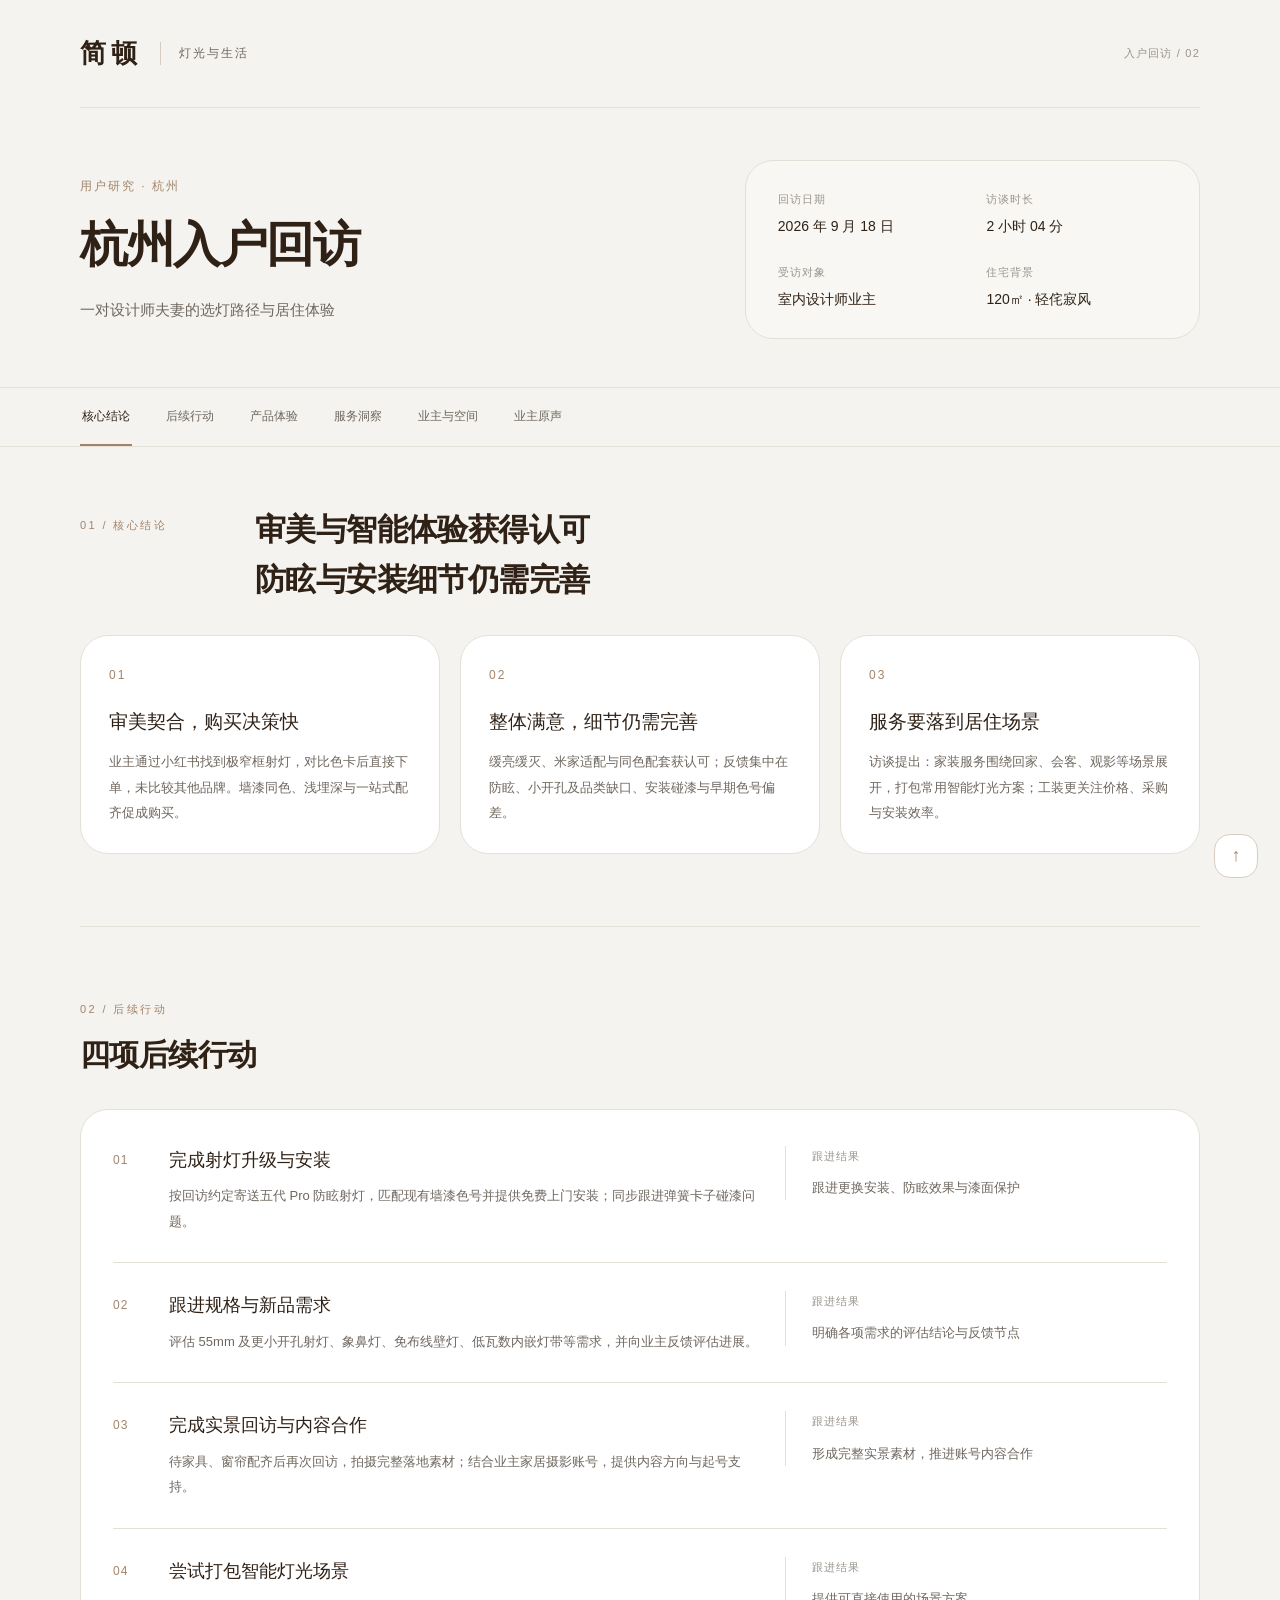
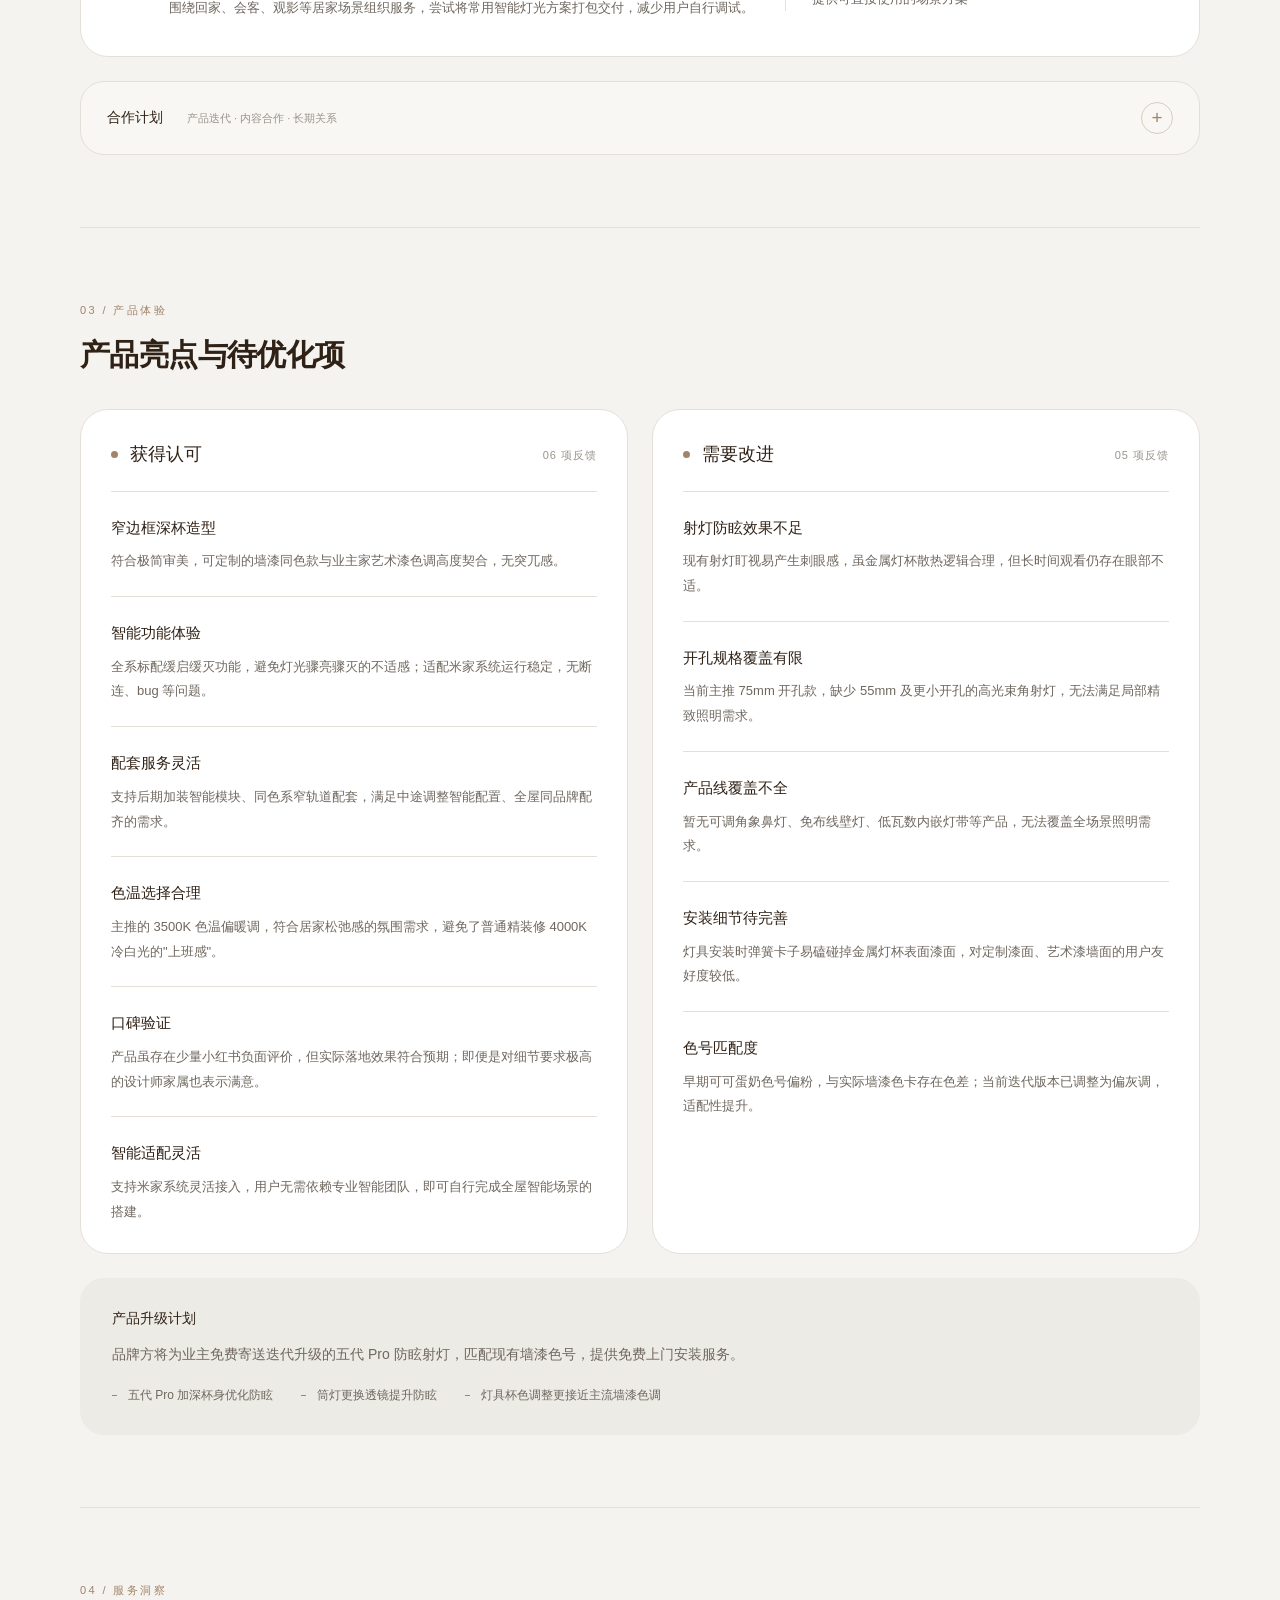
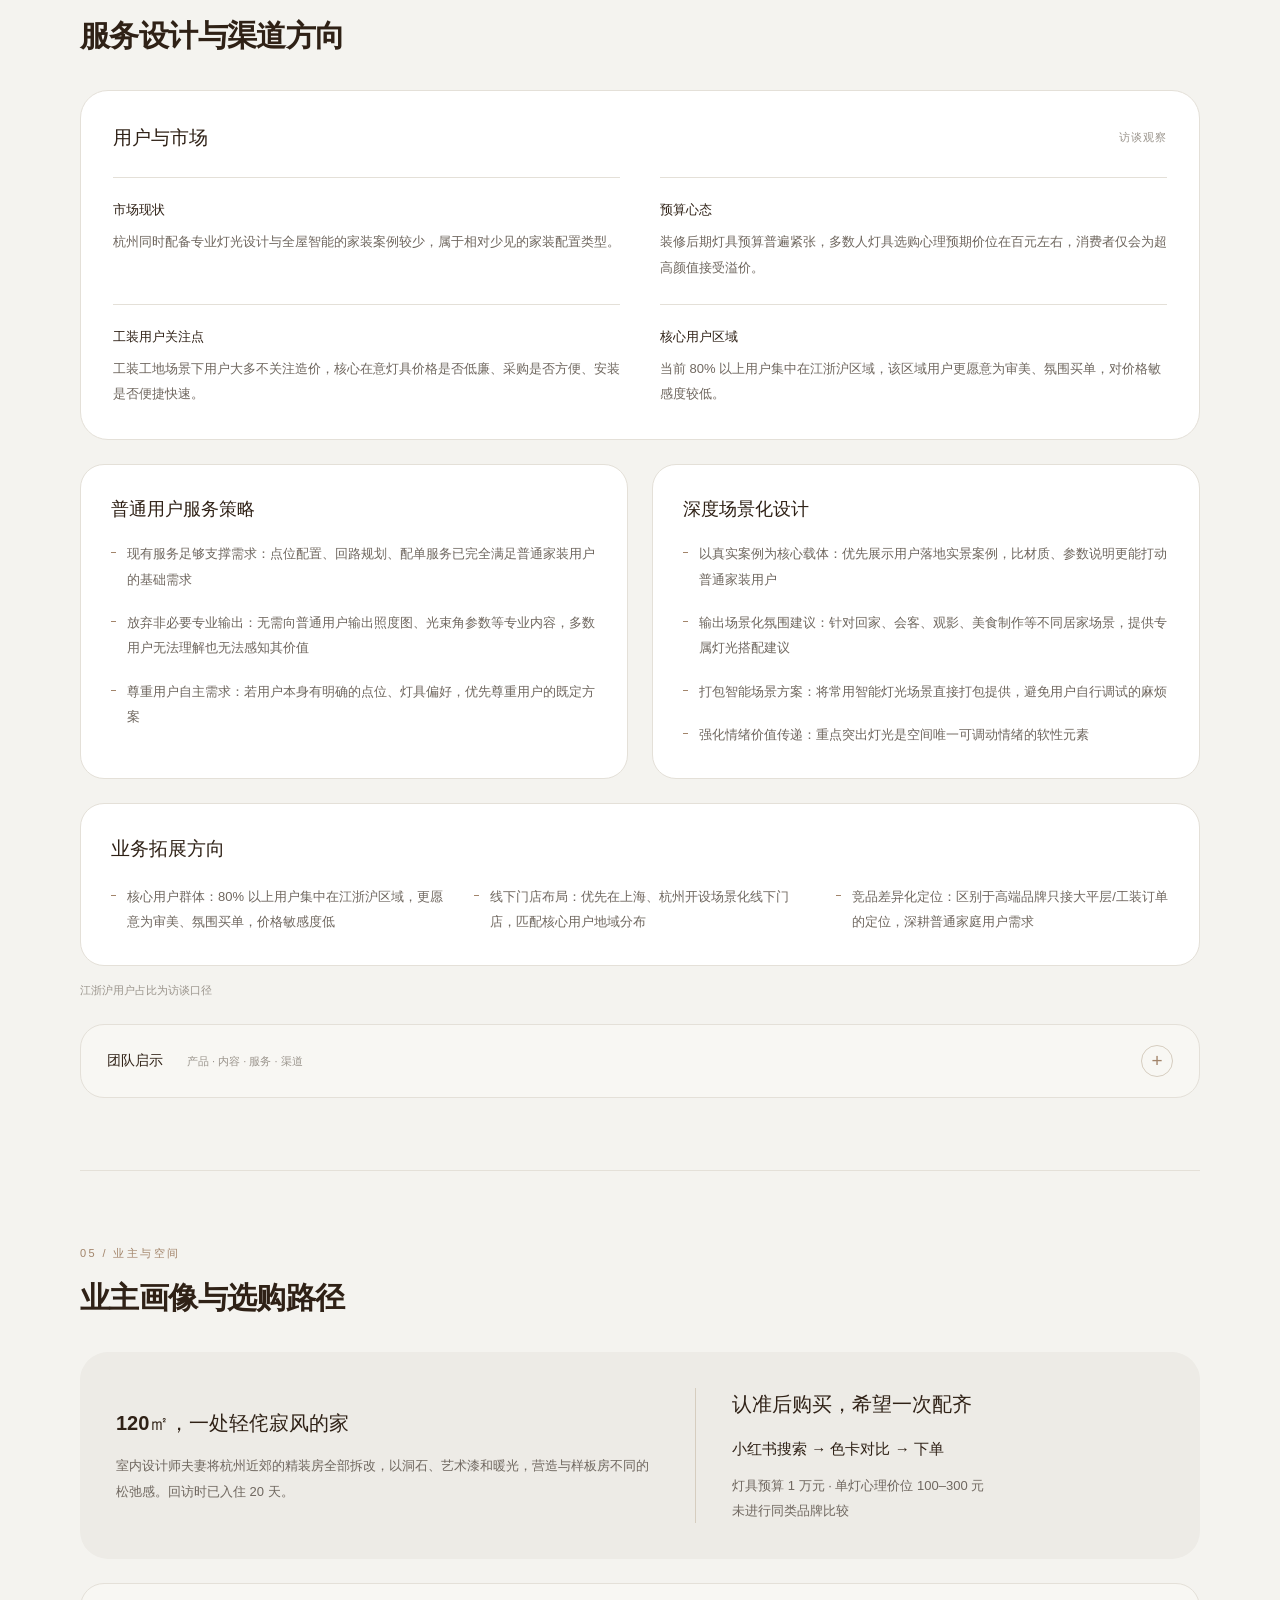
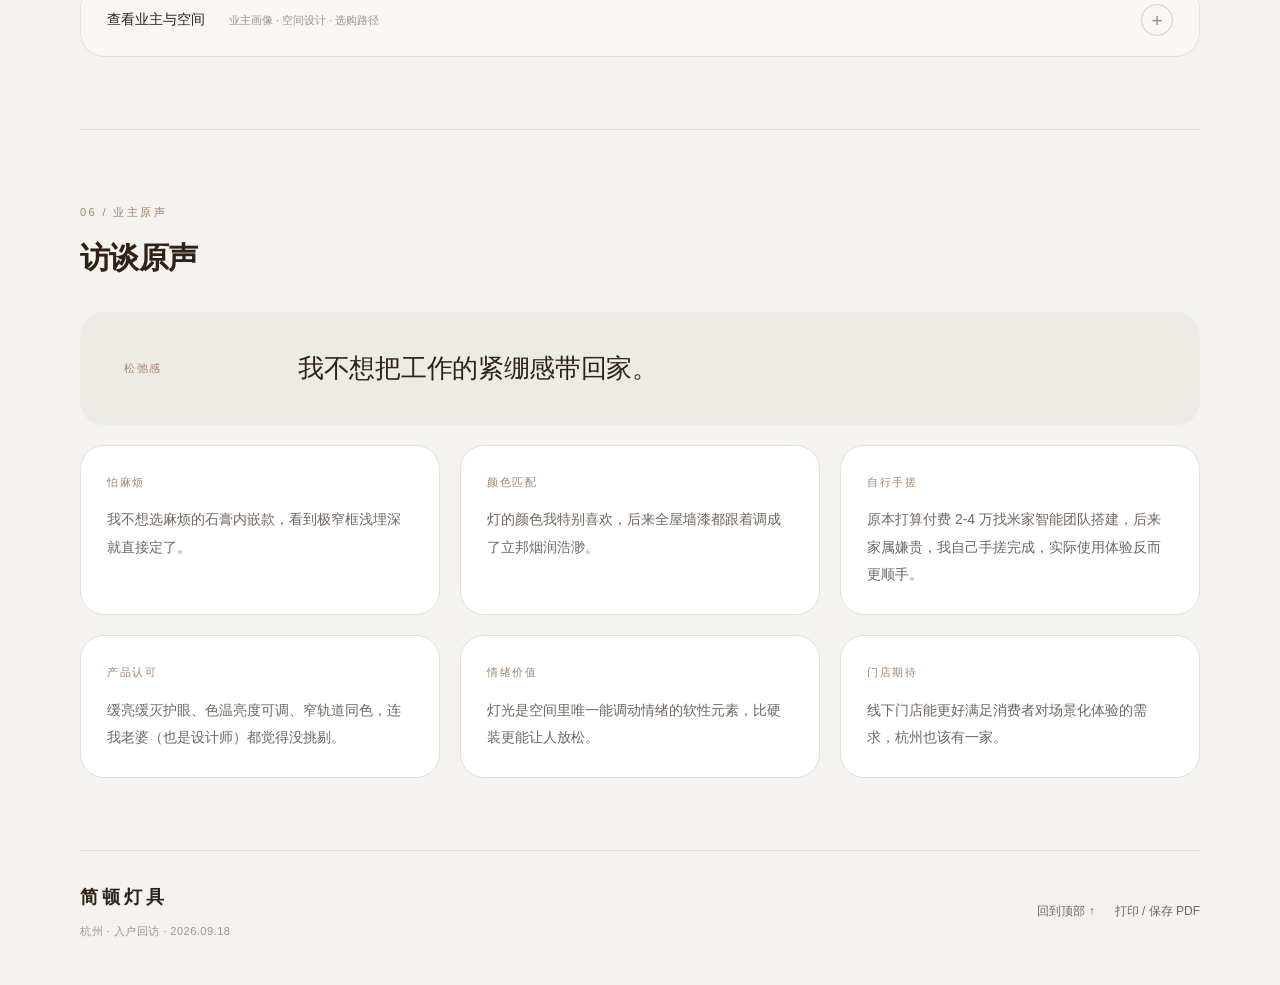
<file: hangzhou-visit-20260918/index.html>
<!doctype html><html lang="zh-CN"><head><meta charset="utf-8"><meta name="viewport" content="width=device-width,initial-scale=1"><meta name="theme-color" content="#f4f3ef"><meta name="robots" content="noindex,nofollow"><meta name="description" content="简顿灯具杭州入户回访：用户体验、产品反馈与后续行动。"><title>杭州入户回访｜简顿灯具</title><style>/*
 * Jiandun Web Foundation
 * Copy this file into the target project's own assets directory before use.
 */

:root {
  --jd-bg: #f4f3ef;
  --jd-bg-soft: #efeeeb;
  --jd-bg-warm: #edebe6;
  --jd-bg-card: #ffffff;
  --jd-bg-card-soft: #f8f7f3;
  --jd-text-primary: #2f2116;
  --jd-text-strong: #111111;
  --jd-text-secondary: #6f675f;
  --jd-text-muted: #9a948c;
  --jd-accent-brown: #a2846a;
  --jd-accent-gold: #c6ab8f;
  --jd-line: #e4e0d8;
  --jd-line-strong: #d6cdbf;
  --jd-shadow-soft: 0 18px 48px rgba(63, 47, 35, .06);
  --jd-radius-md: 18px;
  --jd-radius-lg: 28px;
  --jd-radius-xl: 36px;
  --jd-ease: cubic-bezier(.2, .75, .25, 1);
}

.jd-page {
  min-height: 100%;
  color: var(--jd-text-primary);
  background: var(--jd-bg);
  font-family: "PingFang SC", "Microsoft YaHei", "Noto Sans SC", -apple-system, BlinkMacSystemFont, "Segoe UI", sans-serif;
}

.jd-section {
  width: min(100% - 32px, 1120px);
  margin-inline: auto;
  padding-block: clamp(32px, 6vw, 80px);
}

.jd-paper {
  border: 1px solid var(--jd-line);
  border-radius: var(--jd-radius-xl);
  background: var(--jd-bg-card);
  box-shadow: var(--jd-shadow-soft);
}

.jd-eyebrow {
  margin: 0 0 8px;
  color: var(--jd-text-secondary);
  font-size: 12px;
  font-weight: 600;
  letter-spacing: .1em;
}

.jd-title {
  max-width: 16ch;
  margin: 0;
  color: var(--jd-text-strong);
  font-size: clamp(32px, 5vw, 64px);
  line-height: 1.12;
  letter-spacing: -.035em;
}

.jd-copy {
  max-width: 48rem;
  margin: 16px 0 0;
  color: var(--jd-text-secondary);
  font-size: clamp(15px, 1.5vw, 17px);
  line-height: 1.75;
}

.jd-button,
.jd-choice-card,
.jd-folder__trigger,
.jd-preview-trigger {
  -webkit-tap-highlight-color: transparent;
}

.jd-button {
  display: inline-flex;
  align-items: center;
  justify-content: center;
  min-height: 48px;
  padding: 12px 18px;
  border: 1px solid transparent;
  border-radius: var(--jd-radius-md);
  color: #fff;
  background: var(--jd-text-primary);
  cursor: pointer;
  font: inherit;
  font-weight: 650;
  text-decoration: none;
  transition: transform 200ms var(--jd-ease), border-color 200ms var(--jd-ease), background-color 200ms var(--jd-ease);
}

.jd-button--secondary {
  border-color: var(--jd-line-strong);
  color: var(--jd-text-primary);
  background: var(--jd-bg-card);
}

.jd-button:disabled,
.jd-choice-card:disabled {
  cursor: not-allowed;
  opacity: .48;
}

.jd-choice-grid {
  display: grid;
  grid-template-columns: repeat(auto-fit, minmax(min(100%, 230px), 1fr));
  gap: 12px;
}

.jd-sr-only {
  position: absolute;
  width: 1px;
  height: 1px;
  overflow: hidden;
  clip: rect(0, 0, 0, 0);
  white-space: nowrap;
}

.jd-choice-field {
  position: relative;
  display: block;
}

.jd-choice-field > input {
  position: absolute;
  width: 1px;
  height: 1px;
  margin: -1px;
  overflow: hidden;
  clip: rect(0, 0, 0, 0);
  white-space: nowrap;
}

.jd-choice-card {
  display: grid;
  min-height: 132px;
  align-content: start;
  gap: 8px;
  padding: 18px;
  border: 1px solid var(--jd-line);
  border-radius: var(--jd-radius-lg);
  color: var(--jd-text-primary);
  background: var(--jd-bg-card);
  box-shadow: 0 8px 24px rgba(63, 47, 35, .035);
  cursor: pointer;
  font: inherit;
  text-align: left;
  transition: transform 200ms var(--jd-ease), border-color 200ms var(--jd-ease), box-shadow 200ms var(--jd-ease), background-color 200ms var(--jd-ease);
}

.jd-choice-card strong {
  color: var(--jd-text-strong);
  font-size: 17px;
  line-height: 1.35;
}

.jd-choice-card span {
  color: var(--jd-text-secondary);
  font-size: 14px;
  line-height: 1.6;
}

.jd-choice-card.is-selected,
.jd-choice-card[aria-pressed="true"] {
  border-color: rgba(162, 132, 106, .68);
  background: #fbf7ef;
  box-shadow: 0 12px 28px rgba(93, 66, 44, .08);
}

.jd-choice-field > input:checked + .jd-choice-card {
  border-color: rgba(162, 132, 106, .68);
  background: #fbf7ef;
  box-shadow: 0 12px 28px rgba(93, 66, 44, .08);
}

.jd-choice-field > input:focus-visible + .jd-choice-card {
  outline: 3px solid rgba(162, 132, 106, .52);
  outline-offset: 3px;
}

.jd-folder {
  overflow: clip;
  border: 1px solid var(--jd-line);
  border-radius: var(--jd-radius-lg);
  background: rgba(255, 255, 255, .72);
}

.jd-folder__trigger {
  display: flex;
  width: 100%;
  min-height: 52px;
  align-items: center;
  justify-content: space-between;
  gap: 16px;
  padding: 13px 16px;
  border: 0;
  color: var(--jd-text-primary);
  background: transparent;
  cursor: pointer;
  font: inherit;
  font-weight: 650;
  text-align: left;
}

.jd-folder__trigger > [aria-hidden="true"] {
  color: var(--jd-text-muted);
  transition: transform 180ms var(--jd-ease);
}

.jd-folder.is-open .jd-folder__trigger > [aria-hidden="true"] {
  transform: rotate(180deg);
}

.jd-folder__panel {
  padding: 0 16px 16px;
  color: var(--jd-text-secondary);
  font-size: 14px;
  line-height: 1.7;
}

.jd-folder__panel > :first-child {
  margin-top: 0;
}

.jd-folder__panel > :last-child {
  margin-bottom: 0;
}

.jd-preview-trigger {
  min-height: 44px;
  padding: 8px 0;
  border: 0;
  color: var(--jd-text-primary);
  background: transparent;
  cursor: pointer;
  font: inherit;
  font-weight: 650;
  text-decoration: underline;
  text-underline-offset: 3px;
}

.jd-material-strip {
  display: grid;
  grid-auto-columns: minmax(144px, 168px);
  grid-auto-flow: column;
  gap: 12px;
  overflow-x: auto;
  overscroll-behavior-x: contain;
  padding: 2px 2px 10px;
  scroll-snap-type: x proximity;
  scrollbar-width: thin;
}

.jd-material-tile {
  display: grid;
  min-height: 170px;
  align-content: space-between;
  gap: 10px;
  overflow: hidden;
  padding: 10px;
  border: 1px solid var(--jd-line);
  border-radius: 20px;
  color: var(--jd-text-primary);
  background: var(--jd-bg-card);
  box-shadow: 0 8px 20px rgba(63, 47, 35, .035);
  cursor: pointer;
  font: inherit;
  font-size: 13px;
  font-weight: 650;
  line-height: 1.4;
  text-align: left;
  text-decoration: none;
  scroll-snap-align: start;
  transition: transform 200ms var(--jd-ease), border-color 200ms var(--jd-ease);
}

.jd-material-tile img {
  width: 100%;
  aspect-ratio: 4 / 3;
  border-radius: 12px;
  object-fit: cover;
}

.jd-material-tile--empty {
  place-content: center;
  border-style: dashed;
  color: var(--jd-text-secondary);
  background: var(--jd-bg-card-soft);
}

.jd-status {
  margin: 8px 0 0;
  color: var(--jd-text-secondary);
  font-size: 14px;
  line-height: 1.6;
}

.jd-preview-dialog {
  width: min(calc(100vw - 32px), 960px);
  max-height: min(88vh, 860px);
  padding: 12px;
  border: 1px solid var(--jd-line);
  border-radius: var(--jd-radius-lg);
  color: var(--jd-text-primary);
  background: var(--jd-bg-card);
  box-shadow: 0 28px 72px rgba(35, 25, 17, .2);
}

.jd-preview-dialog::backdrop {
  background: rgba(36, 29, 23, .42);
}

.jd-preview-dialog__close {
  display: flex;
  width: 40px;
  height: 40px;
  align-items: center;
  justify-content: center;
  margin-left: auto;
  border: 1px solid var(--jd-line);
  border-radius: 50%;
  color: var(--jd-text-primary);
  background: var(--jd-bg-card);
  cursor: pointer;
  font: inherit;
}

.jd-preview-dialog__image {
  display: block;
  width: 100%;
  max-height: calc(88vh - 76px);
  margin-top: 8px;
  object-fit: contain;
}

.jd-button:focus-visible,
.jd-choice-card:focus-visible,
.jd-folder__trigger:focus-visible,
.jd-preview-trigger:focus-visible,
.jd-preview-dialog__close:focus-visible {
  outline: 3px solid rgba(162, 132, 106, .52);
  outline-offset: 3px;
}

@media (hover: hover) {
  .jd-button:not(:disabled):hover {
    transform: translateY(-1px);
  }

  .jd-button--secondary:hover {
    border-color: var(--jd-accent-brown);
  }

  .jd-choice-card:not(:disabled):hover {
    transform: translateY(-2px);
    border-color: rgba(162, 132, 106, .56);
    box-shadow: 0 12px 28px rgba(63, 47, 35, .07);
  }

  .jd-material-tile:hover {
    transform: translateY(-2px);
    border-color: rgba(162, 132, 106, .56);
  }
}

@media (max-width: 560px) {
  .jd-section {
    width: min(100% - 24px, 1120px);
  }

  .jd-paper {
    border-radius: 24px;
  }

  .jd-choice-grid {
    grid-template-columns: 1fr;
  }

  .jd-choice-card {
    min-height: 116px;
  }
}

@media (prefers-reduced-motion: reduce) {
  *,
  *::before,
  *::after {
    scroll-behavior: auto !important;
    transition-duration: 1ms !important;
    animation-duration: 1ms !important;
    animation-iteration-count: 1 !important;
  }
}

/* Report layout. Brand tokens are supplied by Jiandun Web Foundation. */
*{box-sizing:border-box}html{scroll-behavior:smooth;scroll-padding-top:64px}body{margin:0;background:var(--jd-bg);color:var(--jd-text-primary);font:14px/1.85 'PingFang SC','Microsoft YaHei','Noto Sans SC',-apple-system,BlinkMacSystemFont,sans-serif;-webkit-font-smoothing:antialiased}h1,h2,h3,p,blockquote,figure,dl,dd{margin:0}a{color:inherit;text-decoration:none}button{font:inherit}a,button,summary{-webkit-tap-highlight-color:transparent}a:focus-visible,button:focus-visible,summary:focus-visible{outline:2px solid var(--jd-accent-brown);outline-offset:5px}::selection{background:#e6d9c7}.wrap{width:min(1120px,calc(100% - 96px));margin-inline:auto}.site-head{display:flex;align-items:center;justify-content:space-between;gap:20px;height:108px;border-bottom:1px solid var(--jd-line)}.brand{display:flex;align-items:center;gap:18px}.brand-name{font-size:26px;font-weight:650;letter-spacing:5px;line-height:1.4}.brand-label{border-left:1px solid var(--jd-line-strong);padding-left:18px;color:var(--jd-text-secondary);font-size:12px;letter-spacing:2px}.issue{color:var(--jd-text-muted);font-size:11px;letter-spacing:1.2px}.hero{padding:52px 0 48px;display:grid;grid-template-columns:1.32fr 1fr;align-items:center;gap:64px}.eyebrow{font-size:12px;letter-spacing:2px;color:var(--jd-accent-brown);font-weight:500;margin-bottom:16px}.hero h1{font-size:48px;line-height:1.35;letter-spacing:-1.5px;font-weight:600}.hero-subtitle{font-size:15px;color:var(--jd-text-secondary);margin-top:18px;max-width:530px;line-height:1.9}.meta{display:grid;grid-template-columns:1fr 1fr;gap:24px 28px;padding:28px 32px;border:1px solid var(--jd-line);border-radius:28px;background:var(--jd-bg-card-soft)}.meta dt{font-size:11px;color:var(--jd-text-muted);letter-spacing:1px;margin-bottom:6px}.meta dd{font-size:14px;font-weight:500;line-height:1.6}.reading-nav{position:sticky;top:0;z-index:20;background:var(--jd-bg);border-top:1px solid var(--jd-line);border-bottom:1px solid var(--jd-line)}.reading-nav .wrap{display:flex;align-items:center;gap:32px;overflow-x:auto;overscroll-behavior-x:contain;scrollbar-width:none}.reading-nav a{min-height:58px;display:inline-flex;align-items:center;white-space:nowrap;font-size:12px;color:var(--jd-text-secondary);border-bottom:2px solid transparent;padding:0 2px;transition:color 200ms,border-color 200ms}.reading-nav a[aria-current=true]{color:var(--jd-text-primary);border-bottom-color:var(--jd-accent-brown)}.section{padding:72px 0;border-bottom:1px solid var(--jd-line);scroll-margin-top:0}.section-head{margin-bottom:32px}.section-head .kicker{font-size:11px;letter-spacing:2.4px;color:var(--jd-accent-brown);margin-bottom:12px}.section-head h2{font-size:30px;line-height:1.5;font-weight:600;letter-spacing:-.6px}.section-head .summary{font-size:14px;line-height:1.9;color:var(--jd-text-secondary);margin-top:12px;max-width:780px}.summary-section{padding-top:58px}.summary-section .section-head{display:grid;grid-template-columns:175px 1fr;align-items:start;margin-bottom:30px}.summary-section .kicker{padding-top:10px;margin:0}.summary-section h2{font-size:31px;line-height:1.6;max-width:830px}.conclusions{display:grid;grid-template-columns:repeat(3,minmax(0,1fr));gap:20px}.conclusion{position:relative;border:1px solid var(--jd-line);background:white;border-radius:28px;padding:28px;min-width:0}.index-no{font-size:12px;letter-spacing:2px;color:var(--jd-accent-brown);margin-bottom:21px;display:block}.conclusion h3{font-size:19px;line-height:1.6;font-weight:550;margin-bottom:12px}.conclusion p{color:var(--jd-text-secondary);font-size:13px;line-height:1.95}.section-title-row{display:flex;justify-content:space-between;gap:20px;align-items:end}.section-context{font-size:12px;letter-spacing:1px;color:var(--jd-text-muted)}.actions-paper{padding:8px 32px;background:white;border:1px solid var(--jd-line);border-radius:28px}.action{display:grid;grid-template-columns:32px 1.55fr 1fr;gap:24px;padding:28px 0;align-items:start}.action+.action{border-top:1px solid var(--jd-line)}.action-number{font-size:12px;color:var(--jd-accent-brown);letter-spacing:1px;padding-top:3px}.action h3{font-size:18px;font-weight:550;line-height:1.6;margin-bottom:9px}.action p{color:var(--jd-text-secondary);font-size:13px;line-height:1.95}.action-result{border-left:1px solid var(--jd-line);padding-left:26px}.action-result span{display:block;font-size:11px;color:var(--jd-text-muted);margin-bottom:9px;letter-spacing:1px}.disclosure{margin-top:24px;border:1px solid var(--jd-line);border-radius:24px;background:var(--jd-bg-card-soft);overflow:hidden}.disclosure>summary{display:flex;align-items:center;gap:16px;min-height:72px;padding:19px 26px;cursor:pointer;list-style:none;font-size:14px;font-weight:500}.disclosure>summary::-webkit-details-marker{display:none}.disclosure>summary:after{content:'+';display:grid;place-items:center;margin-left:auto;flex:0 0 30px;width:30px;height:30px;border-radius:50%;border:1px solid var(--jd-line-strong);color:var(--jd-accent-brown);font-size:19px;font-weight:400;line-height:1}.disclosure[open]>summary:after{content:'−'}.disclosure-hint{font-size:11px;color:var(--jd-text-muted);font-weight:400;margin-left:8px}.disclosure-body{padding:0 26px 26px}.disclosure-body>.section{padding:10px 0 0;border:0}.disclosure-body .section-head{margin-bottom:22px}.disclosure-body .section-head h2{font-size:22px;line-height:1.6}.disclosure-body .section-head .kicker{display:none}.disclosure-body .section-head .summary{font-size:13px}.grid-2{display:grid;grid-template-columns:repeat(2,minmax(0,1fr));gap:24px}.grid-3{display:grid;grid-template-columns:repeat(3,minmax(0,1fr));gap:20px}.grid-4{display:grid;grid-template-columns:repeat(4,minmax(0,1fr));gap:16px}.card{padding:26px;background:white;border:1px solid var(--jd-line);border-radius:24px}.card p{line-height:1.9}.card-title{font-size:14px;font-weight:550;margin-bottom:10px;color:var(--jd-text-primary)}.stack{display:grid;gap:16px}.product-panel{background:white;border-radius:28px;border:1px solid var(--jd-line);padding:28px 30px}.column-heading{display:flex;align-items:center;justify-content:space-between;gap:12px;padding-bottom:19px;border-bottom:1px solid var(--jd-line);font-size:18px;font-weight:550}.column-heading small{font-size:11px;color:var(--jd-text-muted);font-weight:400;letter-spacing:1px}.column-heading:before{content:'';width:7px;height:7px;background:var(--jd-accent-brown);border-radius:50%;flex:0 0 7px}.column-heading small{margin-left:auto}.product-stack{display:grid;gap:0}.product-card{border:0;border-bottom:1px solid var(--jd-line);padding:22px 0;border-radius:0;background:none}.product-card:last-child{border-bottom:0;padding-bottom:0}.product-card h3{font-size:15px;font-weight:550;margin-bottom:8px}.product-card p{font-size:13px;color:var(--jd-text-secondary);line-height:1.9}.service-plan{margin-top:24px;border:0;background:var(--jd-bg-warm);padding:28px 32px}.service-plan p{font-size:14px;color:var(--jd-text-secondary)}.service-plan .dash-list{display:flex;flex-wrap:wrap;gap:12px 28px;margin:16px 0 0}.dash-list{list-style:none;padding:0;margin:0}.dash-list li{position:relative;padding-left:16px;margin-top:16px;font-size:13px;color:var(--jd-text-secondary);line-height:1.95}.dash-list li:before{content:'';position:absolute;left:0;top:11px;width:5px;height:1px;background:var(--jd-accent-brown)}.service-plan .dash-list li{margin:0;font-size:12px}.truth{padding:32px;border-radius:28px;border:1px solid var(--jd-line);background:white;margin-bottom:24px}.panel-title{font-size:19px;line-height:1.6;font-weight:550;margin-bottom:24px}.truth .grid-2{gap:24px 40px}.truth h3{font-size:13px;font-weight:550;margin-bottom:7px}.truth p{font-size:13px;color:var(--jd-text-secondary);line-height:1.95}.truth .grid-2>div{padding-top:20px;border-top:1px solid var(--jd-line)}.truth .panel-title{display:flex;align-items:center;justify-content:space-between}.truth .panel-title:after{content:'访谈观察';font-size:11px;font-weight:400;color:var(--jd-text-muted);letter-spacing:1px}.strategy{padding:30px}.strategy .panel-title{font-size:18px;margin-bottom:18px}.strategy .dash-list li{margin-top:18px}.business{margin-top:24px;padding:30px}.business .dash-list{gap:30px}.business .dash-list li{margin:0}.business .panel-title{margin-bottom:20px}.data-source{font-size:11px;color:var(--jd-text-muted);margin-top:14px}.cooperation .card{padding:24px;background:white}.tag{display:block;font-size:14px;font-weight:550;color:var(--jd-text-primary);margin-bottom:16px}.circle-list{list-style:none;padding:0;margin:0}.circle-list li{font-size:12px;color:var(--jd-text-secondary);line-height:1.9;padding-left:12px;position:relative;margin-top:12px}.circle-list li:before{content:'';position:absolute;left:0;top:10px;width:3px;height:3px;border-radius:50%;background:var(--jd-accent-gold)}.background-overview{display:grid;grid-template-columns:1.15fr 1fr;gap:40px;align-items:center;padding:36px;background:var(--jd-bg-warm);border-radius:28px}.background-overview h3{font-size:20px;line-height:1.6;font-weight:550;margin-bottom:14px}.background-overview p{font-size:13px;color:var(--jd-text-secondary);line-height:1.95}.background-overview .path{font-size:15px;color:var(--jd-text-primary);margin-bottom:9px}.background-overview>div+div{padding-left:36px;border-left:1px solid var(--jd-line-strong)}.profile{display:grid;grid-template-columns:.8fr 1.2fr;gap:24px}.stats{display:grid;grid-template-columns:1fr 1fr;gap:1px;background:var(--jd-line);border:1px solid var(--jd-line);border-radius:24px;overflow:hidden;align-self:start}.stat{padding:25px 20px;background:white}.stat strong{font-size:30px;font-weight:500;line-height:1.3;letter-spacing:-1px}.unit{font-size:13px;color:var(--jd-text-secondary);margin-left:2px}.stat p{font-size:11px;color:var(--jd-text-muted);margin-top:5px}.profile .card p{font-size:13px;color:var(--jd-text-secondary)}.philosophy{text-align:center;padding:35px;margin-bottom:24px;background:white}.philosophy .kicker{font-size:11px;color:var(--jd-accent-brown);letter-spacing:4px}.philosophy h3{font-size:25px;font-weight:550;margin:14px 0}.philosophy p{font-size:13px;color:var(--jd-text-secondary)}.material{padding:20px}.material .symbol{font-size:18px;color:var(--jd-accent-brown);display:block;margin-bottom:12px}.material p{font-size:12px;color:var(--jd-text-secondary)}.callout{border-left:2px solid var(--jd-accent-gold);padding:18px 22px;margin-top:24px;background:var(--jd-bg-warm);border-radius:0 20px 20px 0}.callout p{font-size:13px;color:var(--jd-text-secondary)}.timeline{padding-left:30px;position:relative}.timeline:before{content:'';position:absolute;left:5px;top:9px;bottom:14px;width:1px;background:var(--jd-line-strong)}.timeline-item{position:relative;padding-bottom:28px}.timeline-item:last-child{padding-bottom:0}.timeline-item:before{content:'';position:absolute;left:-29px;top:9px;width:8px;height:8px;border:2px solid var(--jd-bg-card-soft);border-radius:50%;background:var(--jd-accent-brown);outline:1px solid var(--jd-accent-gold)}.timeline .label{font-size:11px;color:var(--jd-accent-brown);margin-bottom:6px}.timeline h3{font-size:15px;font-weight:550;margin-bottom:7px}.timeline p{font-size:13px;color:var(--jd-text-secondary)}.budget{display:grid;grid-template-columns:1fr 1fr;gap:20px;margin-top:28px}.budget dt{font-size:11px;color:var(--jd-text-muted);margin-bottom:7px}.budget strong{font-size:24px;font-weight:500}.background-details .section+.section{margin-top:34px;padding-top:30px;border-top:1px solid var(--jd-line)}.quotes{padding:72px 0}.quote-grid{display:grid;grid-template-columns:repeat(3,minmax(0,1fr));gap:20px}.quote-card{padding:26px;background:white;border:1px solid var(--jd-line);border-radius:24px;position:relative}.quote-card h3{font-size:11px;letter-spacing:1.6px;color:var(--jd-accent-brown);font-weight:400;margin-bottom:14px}.quote-card blockquote{font-size:14px;line-height:1.95;font-weight:400;color:var(--jd-text-secondary)}.quote-card:first-child{grid-column:1/-1;background:var(--jd-bg-warm);border:0;padding:36px 44px;display:grid;grid-template-columns:150px 1fr;gap:24px;align-items:center}.quote-card:first-child h3{margin:0}.quote-card:first-child blockquote{font-size:26px;color:var(--jd-text-primary);font-weight:500;letter-spacing:-.3px;line-height:1.6}.insight-card{padding:24px}.insight-label{font-size:10px;letter-spacing:2px;color:var(--jd-accent-brown);margin-bottom:12px}.insight-card p{font-size:12px;line-height:1.95;color:var(--jd-text-secondary)}.insight-card strong{color:var(--jd-text-primary);font-weight:550}.footer{padding:30px 0 44px;border-top:1px solid var(--jd-line);display:flex;align-items:center;justify-content:space-between;gap:24px}.footer-brand{font-size:18px;font-weight:600;letter-spacing:4px}.footer-note{font-size:11px;color:var(--jd-text-muted);margin-top:6px;letter-spacing:.5px}.footer-actions{display:flex;align-items:center;gap:20px;font-size:12px;color:var(--jd-text-secondary)}.print-button,.footer-action{display:inline-flex;align-items:center;min-height:44px;border:0;background:none;padding:0;cursor:pointer;font-size:12px;color:inherit}.top-link{position:fixed;right:22px;bottom:22px;display:grid;place-items:center;width:44px;height:44px;border-radius:16px;border:1px solid var(--jd-line-strong);background:var(--jd-bg-card);color:var(--jd-accent-brown);font-size:18px;z-index:25}.skip-link{position:fixed;left:20px;top:-100px;z-index:100;padding:12px 20px;background:var(--jd-text-primary);color:white;border-radius:16px}.skip-link:focus{top:16px}.mobile-only{display:none}
@media(hover:hover){.reading-nav a:hover{color:var(--jd-text-primary);border-color:var(--jd-accent-gold)}.disclosure>summary:hover{background:#f0eee8}.top-link:hover{border-color:var(--jd-accent-brown)}.footer-action:hover,.print-button:hover{text-decoration:underline;text-underline-offset:5px}}
@media(max-width:1000px){.wrap{width:calc(100% - 64px)}.hero{gap:32px;grid-template-columns:1.1fr 1fr}.hero h1{font-size:40px}.meta{padding:24px;gap:20px}.summary-section .section-head{grid-template-columns:130px 1fr}.summary-section h2{font-size:28px}.conclusion{padding:24px}.conclusion h3{font-size:17px}.action{grid-template-columns:24px 1.5fr 1fr;gap:18px}.quote-grid{grid-template-columns:1fr 1fr}.grid-4{grid-template-columns:1fr 1fr}}
@media(max-width:720px){html{scroll-padding-top:58px}.wrap{width:calc(100% - 40px)}.site-head{height:82px}.brand-name{font-size:23px;letter-spacing:4px}.brand-label{font-size:10px;letter-spacing:1px;padding-left:12px}.brand{gap:12px}.issue{font-size:10px}.hero{grid-template-columns:1fr;padding:32px 0;gap:26px}.hero h1{font-size:36px;letter-spacing:-1px}.hero-subtitle{font-size:14px;margin-top:14px}.eyebrow{font-size:11px;margin-bottom:12px}.meta{padding:22px 24px;border-radius:24px;gap:20px 24px}.meta dt{font-size:10px}.meta dd{font-size:13px}.reading-nav .wrap{gap:24px}.reading-nav a{min-height:52px;font-size:11px}.section{padding:44px 0}.section-head{margin-bottom:24px}.section-head h2{font-size:25px}.section-head .kicker{font-size:10px;letter-spacing:1.7px;margin-bottom:11px}.summary-section .section-head{display:block}.summary-section .kicker{padding-top:0;margin-bottom:12px}.summary-section h2{font-size:26px;line-height:1.65}.conclusions{grid-template-columns:1fr;gap:14px}.conclusion{padding:24px;display:grid;grid-template-columns:28px 1fr;gap:4px 16px;border-radius:24px}.conclusion .index-no{grid-row:1/3;margin:5px 0 0;font-size:11px}.conclusion h3{font-size:18px;margin-bottom:7px}.conclusion p{font-size:13px}.section-title-row{align-items:start;flex-direction:column;gap:10px}.section-context{font-size:11px}.actions-paper{padding:0 22px;border-radius:24px}.action{grid-template-columns:24px 1fr;gap:10px 12px;padding:24px 0}.action h3{font-size:17px}.action p{font-size:13px}.action-result{grid-column:2;padding:14px 0 0;border-left:0;border-top:1px solid var(--jd-line)}.action-result span{font-size:10px;margin-bottom:5px}.grid-2,.grid-3,.profile{grid-template-columns:1fr;gap:16px}.grid-4{gap:12px}.card{padding:22px;border-radius:22px}.product-panel{padding:24px;border-radius:24px}.column-heading{font-size:17px}.product-card{padding:20px 0;border-radius:0}.product-card h3{font-size:15px}.product-card p{font-size:13px}.service-plan{padding:24px}.service-plan .dash-list{display:block;margin-top:12px}.service-plan .dash-list li{margin-top:7px}.truth{padding:24px;border-radius:24px}.truth .grid-2{gap:20px}.truth .panel-title{font-size:18px;margin-bottom:4px}.truth .grid-2>div{padding-top:18px}.truth h3{font-size:13px}.strategy,.business{padding:24px}.business .dash-list{gap:18px}.disclosure{border-radius:22px;margin-top:20px}.disclosure>summary{padding:18px 22px;min-height:68px;font-size:13px;flex-wrap:wrap;gap:4px 12px;position:relative;padding-right:60px}.disclosure>summary:after{position:absolute;right:20px;top:19px}.disclosure-hint{display:block;width:100%;font-size:10px;margin-left:0}.disclosure-body{padding:0 20px 20px}.disclosure-body .section-head h2{font-size:21px}.cooperation .card{padding:21px}.background-overview{grid-template-columns:1fr;gap:24px;padding:26px;border-radius:24px}.background-overview>div+div{padding:22px 0 0;border-left:0;border-top:1px solid var(--jd-line-strong)}.background-overview h3{font-size:19px}.background-overview .path{font-size:14px}.stats{border-radius:22px}.stat strong{font-size:29px}.stat{padding:22px}.philosophy{padding:28px 20px}.philosophy h3{font-size:23px}.material{padding:18px}.material p{font-size:12px}.callout{padding:18px}.budget{gap:12px}.budget strong{font-size:23px}.quotes{padding:44px 0}.quote-grid{grid-template-columns:1fr;gap:14px}.quote-card{padding:24px;border-radius:22px}.quote-card:first-child{display:block;padding:28px}.quote-card:first-child h3{margin-bottom:18px}.quote-card:first-child blockquote{font-size:23px;line-height:1.7}.quote-card blockquote{font-size:14px}.footer{padding:26px 0 30px;align-items:start;flex-direction:column;gap:12px}.footer-actions{gap:26px}.top-link{right:14px;bottom:14px}.insight-card{padding:22px}.section-head .summary{font-size:13px}.section-context{display:none}}
@media(max-width:360px){.wrap{width:calc(100% - 32px)}.hero h1{font-size:32px}.brand-label{display:none}.summary-section h2{font-size:23px}.conclusion{padding:22px;gap:4px 12px}.conclusion h3{font-size:16px}.grid-4{grid-template-columns:1fr}.meta{padding:20px;gap:18px 12px}.meta dd{font-size:12px}.product-panel{padding:22px}.action h3{font-size:16px}.budget{grid-template-columns:1fr;gap:20px}}
@media print{body{background:#fff;font-size:12px}.wrap{width:100%;max-width:none}.reading-nav,.top-link,.footer-actions,.skip-link{display:none}.hero{padding:25px 0;grid-template-columns:1fr 1fr}.hero h1{font-size:30px}.section,.quotes{padding:30px 0}.summary-section h2{font-size:25px}.conclusion,.action,.product-card,.quote-card,.insight-card{break-inside:avoid}.disclosure{border:0}.disclosure>summary:after{display:none}.disclosure-body{padding:0}.section-head h2{font-size:24px}.meta{padding:20px}.quote-card:first-child blockquote{font-size:22px}*{-webkit-print-color-adjust:exact;print-color-adjust:exact}}
</style></head><body class="jd-page"><a class="skip-link" href="#summary">跳到核心结论</a><div class="wrap" id="top"><header class="site-head"><a class="brand" href="#top" aria-label="简顿灯具 回到顶部"><span class="brand-name">简顿</span><span class="brand-label">灯光与生活</span></a><span class="issue">入户回访 / 02</span></header><section class="hero" aria-labelledby="page-title"><div><p class="eyebrow">用户研究 · 杭州</p><h1 id="page-title">杭州入户回访</h1><p class="hero-subtitle">一对设计师夫妻的选灯路径与居住体验</p></div><dl class="meta"><div><dt>回访日期</dt><dd>2026 年 9 月 18 日</dd></div><div><dt>访谈时长</dt><dd>2 小时 04 分</dd></div><div><dt>受访对象</dt><dd>室内设计师业主</dd></div><div><dt>住宅背景</dt><dd>120㎡ · 轻侘寂风</dd></div></dl></section></div><nav class="reading-nav" aria-label="报告目录"><div class="wrap"><a href="#summary">核心结论</a><a href="#actions">后续行动</a><a href="#products">产品体验</a><a href="#services">服务洞察</a><a href="#background">业主与空间</a><a href="#quotes">业主原声</a></div></nav><main class="wrap"><section class="section summary-section" id="summary"><header class="section-head"><p class="kicker">01 / 核心结论</p><h2>审美与智能体验获得认可<br>防眩与安装细节仍需完善</h2></header><div class="conclusions"><article class="conclusion"><span class="index-no">01</span><h3>审美契合，购买决策快</h3><p>业主通过小红书找到极窄框射灯，对比色卡后直接下单，未比较其他品牌。墙漆同色、浅埋深与一站式配齐促成购买。</p></article><article class="conclusion"><span class="index-no">02</span><h3>整体满意，细节仍需完善</h3><p>缓亮缓灭、米家适配与同色配套获认可；反馈集中在防眩、小开孔及品类缺口、安装碰漆与早期色号偏差。</p></article><article class="conclusion"><span class="index-no">03</span><h3>服务要落到居住场景</h3><p>访谈提出：家装服务围绕回家、会客、观影等场景展开，打包常用智能灯光方案；工装更关注价格、采购与安装效率。</p></article></div></section><section class="section" id="actions"><header class="section-head"><p class="kicker">02 / 后续行动</p><h2>四项后续行动</h2></header><div class="actions-paper"><article class="action"><span class="action-number">01</span><div><h3>完成射灯升级与安装</h3><p>按回访约定寄送五代 Pro 防眩射灯，匹配现有墙漆色号并提供免费上门安装；同步跟进弹簧卡子碰漆问题。</p></div><div class="action-result"><span>跟进结果</span><p>跟进更换安装、防眩效果与漆面保护</p></div></article><article class="action"><span class="action-number">02</span><div><h3>跟进规格与新品需求</h3><p>评估 55mm 及更小开孔射灯、象鼻灯、免布线壁灯、低瓦数内嵌灯带等需求，并向业主反馈评估进展。</p></div><div class="action-result"><span>跟进结果</span><p>明确各项需求的评估结论与反馈节点</p></div></article><article class="action"><span class="action-number">03</span><div><h3>完成实景回访与内容合作</h3><p>待家具、窗帘配齐后再次回访，拍摄完整落地素材；结合业主家居摄影账号，提供内容方向与起号支持。</p></div><div class="action-result"><span>跟进结果</span><p>形成完整实景素材，推进账号内容合作</p></div></article><article class="action"><span class="action-number">04</span><div><h3>尝试打包智能灯光场景</h3><p>围绕回家、会客、观影等居家场景组织服务，尝试将常用智能灯光方案打包交付，减少用户自行调试。</p></div><div class="action-result"><span>跟进结果</span><p>提供可直接使用的场景方案</p></div></article></div><details class="disclosure" id="cooperation-detail"><summary><span>合作计划</span><span class="disclosure-hint">产品迭代 · 内容合作 · 长期关系</span></summary><div class="disclosure-body"><section class="section cooperation" id="cooperation">

<div class="grid-3">
<article class="card">
<span class="tag">产品迭代</span>
<ul class="circle-list">
<li>升级款射灯寄送：五代 Pro 防眩射灯，匹配墙漆色号，免费上门安装</li>
<li>新品需求评估：红/蓝洞石台灯、小开孔射灯、象鼻灯等纳入产品线规划</li>
<li>安装流程优化：弹簧卡子磕碰漆面问题，同步优化安装师傅操作规范</li>
</ul>
</article>
<article class="card">
<span class="tag">内容合作</span>
<ul class="circle-list">
<li>账号运营支持：业主运营家居/摄影类小红书，品牌方提供内容方向与起号指导</li>
<li>产品支持机制：业主后续灯具更换/添置需求，品牌方免费提供，业主反馈实景内容</li>
<li>线下门店参考：业主家松弛感侘寂风设计，作为上海、杭州门店核心参考方向之一</li>
</ul>
</article>
<article class="card">
<span class="tag">长期合作</span>
<ul class="circle-list">
<li>回访约定：家具窗帘全部配齐后，再次上门回访并拍摄完整落地素材</li>
<li>创始人对接：安排创始人与业主就侘寂风设计、产品研发进行深度交流</li>
<li>设计合作：若创始人有别墅装修需求，业主提供免费室内设计服务</li>
</ul>
</article>
</div>
</section></div></details></section><section class="section" id="products">
<header class="section-head"><p class="kicker">03 / 产品体验</p><h2>产品亮点与待优化项</h2></header>
<div class="grid-2">
<div class="product-panel">
<div class="column-heading">获得认可<small>06 项反馈</small></div>
<div class="product-stack">
<article class="card product-card">
<h3>窄边框深杯造型</h3>
<p>符合极简审美，可定制的墙漆同色款与业主家艺术漆色调高度契合，无突兀感。</p>
</article>
<article class="card product-card">
<h3>智能功能体验</h3>
<p>全系标配缓启缓灭功能，避免灯光骤亮骤灭的不适感；适配米家系统运行稳定，无断连、bug 等问题。</p>
</article>
<article class="card product-card">
<h3>配套服务灵活</h3>
<p>支持后期加装智能模块、同色系窄轨道配套，满足中途调整智能配置、全屋同品牌配齐的需求。</p>
</article>
<article class="card product-card">
<h3>色温选择合理</h3>
<p>主推的 3500K 色温偏暖调，符合居家松弛感的氛围需求，避免了普通精装修 4000K 冷白光的"上班感"。</p>
</article>
<article class="card product-card">
<h3>口碑验证</h3>
<p>产品虽存在少量小红书负面评价，但实际落地效果符合预期；即便是对细节要求极高的设计师家属也表示满意。</p>
</article>
<article class="card product-card">
<h3>智能适配灵活</h3>
<p>支持米家系统灵活接入，用户无需依赖专业智能团队，即可自行完成全屋智能场景的搭建。</p>
</article>
</div>
</div>
<div class="product-panel">
<div class="column-heading">需要改进<small>05 项反馈</small></div>
<div class="product-stack">
<article class="card product-card">
<h3>射灯防眩效果不足</h3>
<p>现有射灯盯视易产生刺眼感，虽金属灯杯散热逻辑合理，但长时间观看仍存在眼部不适。</p>
</article>
<article class="card product-card">
<h3>开孔规格覆盖有限</h3>
<p>当前主推 75mm 开孔款，缺少 55mm 及更小开孔的高光束角射灯，无法满足局部精致照明需求。</p>
</article>
<article class="card product-card">
<h3>产品线覆盖不全</h3>
<p>暂无可调角象鼻灯、免布线壁灯、低瓦数内嵌灯带等产品，无法覆盖全场景照明需求。</p>
</article>
<article class="card product-card">
<h3>安装细节待完善</h3>
<p>灯具安装时弹簧卡子易磕碰掉金属灯杯表面漆面，对定制漆面、艺术漆墙面的用户友好度较低。</p>
</article>
<article class="card product-card">
<h3>色号匹配度</h3>
<p>早期可可蛋奶色号偏粉，与实际墙漆色卡存在色差；当前迭代版本已调整为偏灰调，适配性提升。</p>
</article>
</div>
</div>
</div>
<aside class="card service-plan">
<h3 class="card-title">产品升级计划</h3>
<p>品牌方将为业主免费寄送迭代升级的五代 Pro 防眩射灯，匹配现有墙漆色号，提供免费上门安装服务。</p>
<ul class="dash-list">
<li>五代 Pro 加深杯身优化防眩</li>
<li>筒灯更换透镜提升防眩</li>
<li>灯具杯色调整更接近主流墙漆色调</li>
</ul>
</aside>
</section><section class="section" id="services">
<header class="section-head"><p class="kicker">04 / 服务洞察</p><h2>服务设计与渠道方向</h2></header>
<div class="truth">
<div aria-level="3" class="panel-title" role="heading">用户与市场</div>
<div class="grid-2">
<div>
<h3>市场现状</h3>
<p>杭州同时配备专业灯光设计与全屋智能的家装案例较少，属于相对少见的家装配置类型。</p>
</div>
<div>
<h3>预算心态</h3>
<p>装修后期灯具预算普遍紧张，多数人灯具选购心理预期价位在百元左右，消费者仅会为超高颜值接受溢价。</p>
</div>
<div>
<h3>工装用户关注点</h3>
<p>工装工地场景下用户大多不关注造价，核心在意灯具价格是否低廉、采购是否方便、安装是否便捷快速。</p>
</div>
<div>
<h3>核心用户区域</h3>
<p>当前 80% 以上用户集中在江浙沪区域，该区域用户更愿意为审美、氛围买单，对价格敏感度较低。</p>
</div>
</div>
</div>
<div class="grid-2">
<article class="card strategy">
<h3 class="panel-title">普通用户服务策略</h3>
<ul class="dash-list">
<li>现有服务足够支撑需求：点位配置、回路规划、配单服务已完全满足普通家装用户的基础需求</li>
<li>放弃非必要专业输出：无需向普通用户输出照度图、光束角参数等专业内容，多数用户无法理解也无法感知其价值</li>
<li>尊重用户自主需求：若用户本身有明确的点位、灯具偏好，优先尊重用户的既定方案</li>
</ul>
</article>
<article class="card strategy">
<h3 class="panel-title">深度场景化设计</h3>
<ul class="dash-list">
<li>以真实案例为核心载体：优先展示用户落地实景案例，比材质、参数说明更能打动普通家装用户</li>
<li>输出场景化氛围建议：针对回家、会客、观影、美食制作等不同居家场景，提供专属灯光搭配建议</li>
<li>打包智能场景方案：将常用智能灯光场景直接打包提供，避免用户自行调试的麻烦</li>
<li>强化情绪价值传递：重点突出灯光是空间唯一可调动情绪的软性元素</li>
</ul>
</article>
</div>
<article class="card business">
<h3 class="panel-title">业务拓展方向</h3>
<ul class="dash-list grid-3">
<li>核心用户群体：80% 以上用户集中在江浙沪区域，更愿意为审美、氛围买单，价格敏感度低</li>
<li>线下门店布局：优先在上海、杭州开设场景化线下门店，匹配核心用户地域分布</li>
<li>竞品差异化定位：区别于高端品牌只接大平层/工装订单的定位，深耕普通家庭用户需求</li>
</ul>
</article>
<p class="data-source">江浙沪用户占比为访谈口径</p><details class="disclosure"><summary><span>团队启示</span><span class="disclosure-hint">产品 · 内容 · 服务 · 渠道</span></summary><div class="disclosure-body"><section class="section source-insights" id="insights">
<div class="grid-3">
<article class="card insight-card">
<p class="insight-label">INSIGHT 01</p>
<p><strong>信任用户审美。</strong>业主家是"怕麻烦型用户 + 室内设计师身份"叠加，决策路径短，一旦认可会主动背书给同行。</p>
</article>
<article class="card insight-card">
<p class="insight-label">INSIGHT 02</p>
<p><strong>产品反馈要闭环。</strong>现场提出的 4 类产品痛点（防眩、小开孔、象鼻灯、壁灯）已纳入产品线评估，需在回访后给出明确反馈节点。</p>
</article>
<article class="card insight-card">
<p class="insight-label">INSIGHT 03</p>
<p><strong>内容资产要沉淀。</strong>业主答应做家居博主 + 提供实景落地内容，这是难得的"专业用户 × 真实场景"组合，需指定专人对接。</p>
</article>
<article class="card insight-card">
<p class="insight-label">INSIGHT 04</p>
<p><strong>线下门店选址有依据。</strong>江浙沪占 80% 用户，优先上海、杭州，业主家可作为杭州门店的参考样板。</p>
</article>
<article class="card insight-card">
<p class="insight-label">INSIGHT 05</p>
<p><strong>服务设计要分人群。</strong>普通家装用户重场景化氛围建议，工装用户重效率与可控成本，输出内容应有明确人群分流。</p>
</article>
<article class="card insight-card">
<p class="insight-label">INSIGHT 06</p>
<p><strong>服务边界要清晰。</strong>放弃照度图等专业输出，把智能场景打包化，才能让用户感知到设计付费的价值。</p>
</article>
</div>
</section></div></details></section><section class="section" id="background"><header class="section-head"><p class="kicker">05 / 业主与空间</p><h2>业主画像与选购路径</h2></header><div class="background-overview"><div><h3>120㎡，一处轻侘寂风的家</h3><p>室内设计师夫妻将杭州近郊的精装房全部拆改，以洞石、艺术漆和暖光，营造与样板房不同的松弛感。回访时已入住 20 天。</p></div><div><h3>认准后购买，希望一次配齐</h3><p class="path">小红书搜索 → 色卡对比 → 下单</p><p>灯具预算 1 万元 · 单灯心理价位 100–300 元<br>未进行同类品牌比较</p></div></div><details class="disclosure background-details" id="background-detail"><summary><span>查看业主与空间</span><span class="disclosure-hint">业主画像 · 空间设计 · 选购路径</span></summary><div class="disclosure-body"><section class="section" id="profile">
<header class="section-head"><h2>业主与房屋画像</h2><p class="summary">一对室内设计师夫妻，将杭州近郊 120㎡ 精装房全部拆改，打造属于自己的松弛感居所。</p></header>
<div class="profile"><div class="stats"><div class="stat"><strong>120</strong><span class="unit">㎡</span><p>建筑面积</p></div><div class="stat"><strong>95</strong><span class="unit">㎡</span><p>套内面积</p></div><div class="stat"><strong>2.4</strong><span class="unit">m</span><p>吊顶后层高</p></div><div class="stat"><strong>20</strong><span class="unit">天</span><p>已入住时长</p></div></div>
<div class="stack"><div class="card"><h3 class="card-title">房屋概况</h3><p>杭州非核心板块，开发商精装修交付现房。因原装修标准与业主过往负责的武汉公装项目完全一致，业主无法接受工作场景复刻，全部拆改重装。</p></div><div class="card"><h3 class="card-title">居住成员</h3><p>业主夫妻均为室内设计师，2019 年入行，深耕六七年，主营地产相关设计（售楼处、样板房、酒店等）。父母居住在相邻户型。</p></div><div class="card"><h3 class="card-title">入住状态</h3><p>已入住 20 天，窗帘、部分家具未配齐；计划双十一期间采购罗马帘，整体处于半完善状态。</p></div></div></div></section>
<section class="section" id="design"><header class="section-head"><h2>装修设计理念</h2><p class="summary">不愿把工作的紧绷感带回家，要与样板房彻底相反的松弛空间。</p></header>
<div class="card philosophy"><p class="kicker">核心追求</p><h3>居家松弛感</h3><p>参考谢科野奢酒店、川西山下品牌酒店的设计逻辑，呈现轻侘寂风效果</p></div>
<div class="grid-4"><div class="card material"><span class="symbol">石</span><p>全屋大面积使用两种规格洞石，奠定侘寂风质感基调</p></div><div class="card material"><span class="symbol">漆</span><p>烟润浩渺色艺术漆，配合灯具色调全屋协调</p></div><div class="card material"><span class="symbol">线</span><p>未做踢脚线，窗套采用脱缝错层设计</p></div><div class="card material"><span class="symbol">构</span><p>拆除小卧室及厨房隔墙，厨房外移，改造为客餐厅延伸空间</p></div></div>
<div class="callout"><h3 class="card-title">施工坚持</h3><p>灯槽预留仅 6 公分，远低于行业常规 12-20 公分的标准。施工阶段遭各工种工人集体质疑，业主仍坚持落地。夫妻二人均为室内设计师，整体方案由业主主导方向，局部细节（如餐吊灯款式）由双方共同协商确定。</p></div></section>
<section class="section" id="journey"><header class="section-head"><h2>选购决策路径</h2><p class="summary">典型的怕麻烦型用户——认准目标后直接下单，不做竞品对比。</p></header>
<div class="timeline"><div class="timeline-item"><p class="label">需求产生</p><h3>怕麻烦，追求一站式配齐</h3><p>选定目标产品后不会对比其他竞品，优先选择可一站式配齐的品牌。不想选麻烦的石膏内嵌款，直接锁定极窄框浅埋深款式。</p></div><div class="timeline-item"><p class="label">渠道触达</p><h3>小红书搜索 → 色卡对比 → 直接下单</h3><p>通过小红书搜索窄边框非预埋射灯时接触到本品牌，对比色卡后直接下单，未咨询其他同类品牌。</p></div><div class="timeline-item"><p class="label">采购时间</p><h3>提前采购，周期早于多数用户</h3><p>去年 10 月即完成灯具下单，因装修中途停工 3 个月，灯具堆存至今年才完成安装。</p></div><div class="timeline-item"><p class="label">使用体验</p><h3>落地效果符合预期，无落差感</h3><p>极窄框深杯造型符合极简审美，可定制墙漆同色款与艺术漆色调高度契合。因灯的颜色特别喜欢，全屋墙漆都跟着调成了立邦烟润浩渺。</p></div></div>
<dl class="card budget"><div><dt>预留预算</dt><dd><strong>1 万</strong><span class="unit"> 元</span></dd></div><div><dt>心理价位</dt><dd><strong>100–300</strong><span class="unit"> 元 / 单灯</span></dd></div></dl></section>
</div></details></section></main><section class="quotes" id="quotes">
<div class="wrap">
<header class="section-head"><p class="kicker">06 / 业主原声</p><h2>访谈原声</h2></header>
<div class="quote-grid">
<article class="quote-card">
<h3>松弛感</h3>
<blockquote>我不想把工作的紧绷感带回家。</blockquote>
</article>
<article class="quote-card">
<h3>怕麻烦</h3>
<blockquote>我不想选麻烦的石膏内嵌款，看到极窄框浅埋深就直接定了。</blockquote>
</article>
<article class="quote-card">
<h3>颜色匹配</h3>
<blockquote>灯的颜色我特别喜欢，后来全屋墙漆都跟着调成了立邦烟润浩渺。</blockquote>
</article>
<article class="quote-card">
<h3>自行手搓</h3>
<blockquote>原本打算付费 2-4 万找米家智能团队搭建，后来家属嫌贵，我自己手搓完成，实际使用体验反而更顺手。</blockquote>
</article>
<article class="quote-card">
<h3>产品认可</h3>
<blockquote>缓亮缓灭护眼、色温亮度可调、窄轨道同色，连我老婆（也是设计师）都觉得没挑剔。</blockquote>
</article>
<article class="quote-card">
<h3>情绪价值</h3>
<blockquote>灯光是空间里唯一能调动情绪的软性元素，比硬装更能让人放松。</blockquote>
</article>
<article class="quote-card">
<h3>门店期待</h3>
<blockquote>线下门店能更好满足消费者对场景化体验的需求，杭州也该有一家。</blockquote>
</article>
</div>
</div>
</section><footer class="footer wrap"><div><p class="footer-brand">简顿灯具</p><p class="footer-note">杭州 · 入户回访 · 2026.09.18</p></div><div class="footer-actions"><a class="footer-action" href="#top">回到顶部 ↑</a><button class="print-button" type="button" id="print-report">打印 / 保存 PDF</button></div></footer><a class="top-link" href="#top" aria-label="回到顶部">↑</a><script>(()=>{'use strict';const navLinks=[...document.querySelectorAll('.reading-nav a')];const sections=navLinks.map(a=>document.querySelector(a.getAttribute('href'))).filter(Boolean);let scheduled=false;function updateActive(){scheduled=false;let active=sections[0];const boundary=window.scrollY+Math.min(220,window.innerHeight*.28);sections.forEach(s=>{if(s.offsetTop<=boundary)active=s;});navLinks.forEach(a=>{if(a.getAttribute('href')==='#'+active.id)a.setAttribute('aria-current','true');else a.removeAttribute('aria-current');});}function queueUpdate(){if(!scheduled){scheduled=true;requestAnimationFrame(updateActive);}}window.addEventListener('scroll',queueUpdate,{passive:true});window.addEventListener('resize',queueUpdate);queueUpdate();let closedForPrint=[];window.addEventListener('beforeprint',()=>{closedForPrint=[...document.querySelectorAll('details')].filter(d=>!d.open);closedForPrint.forEach(d=>d.open=true);});window.addEventListener('afterprint',()=>{closedForPrint.forEach(d=>d.open=false);closedForPrint=[];});document.getElementById('print-report').addEventListener('click',()=>window.print());})();</script></body></html>
</file>
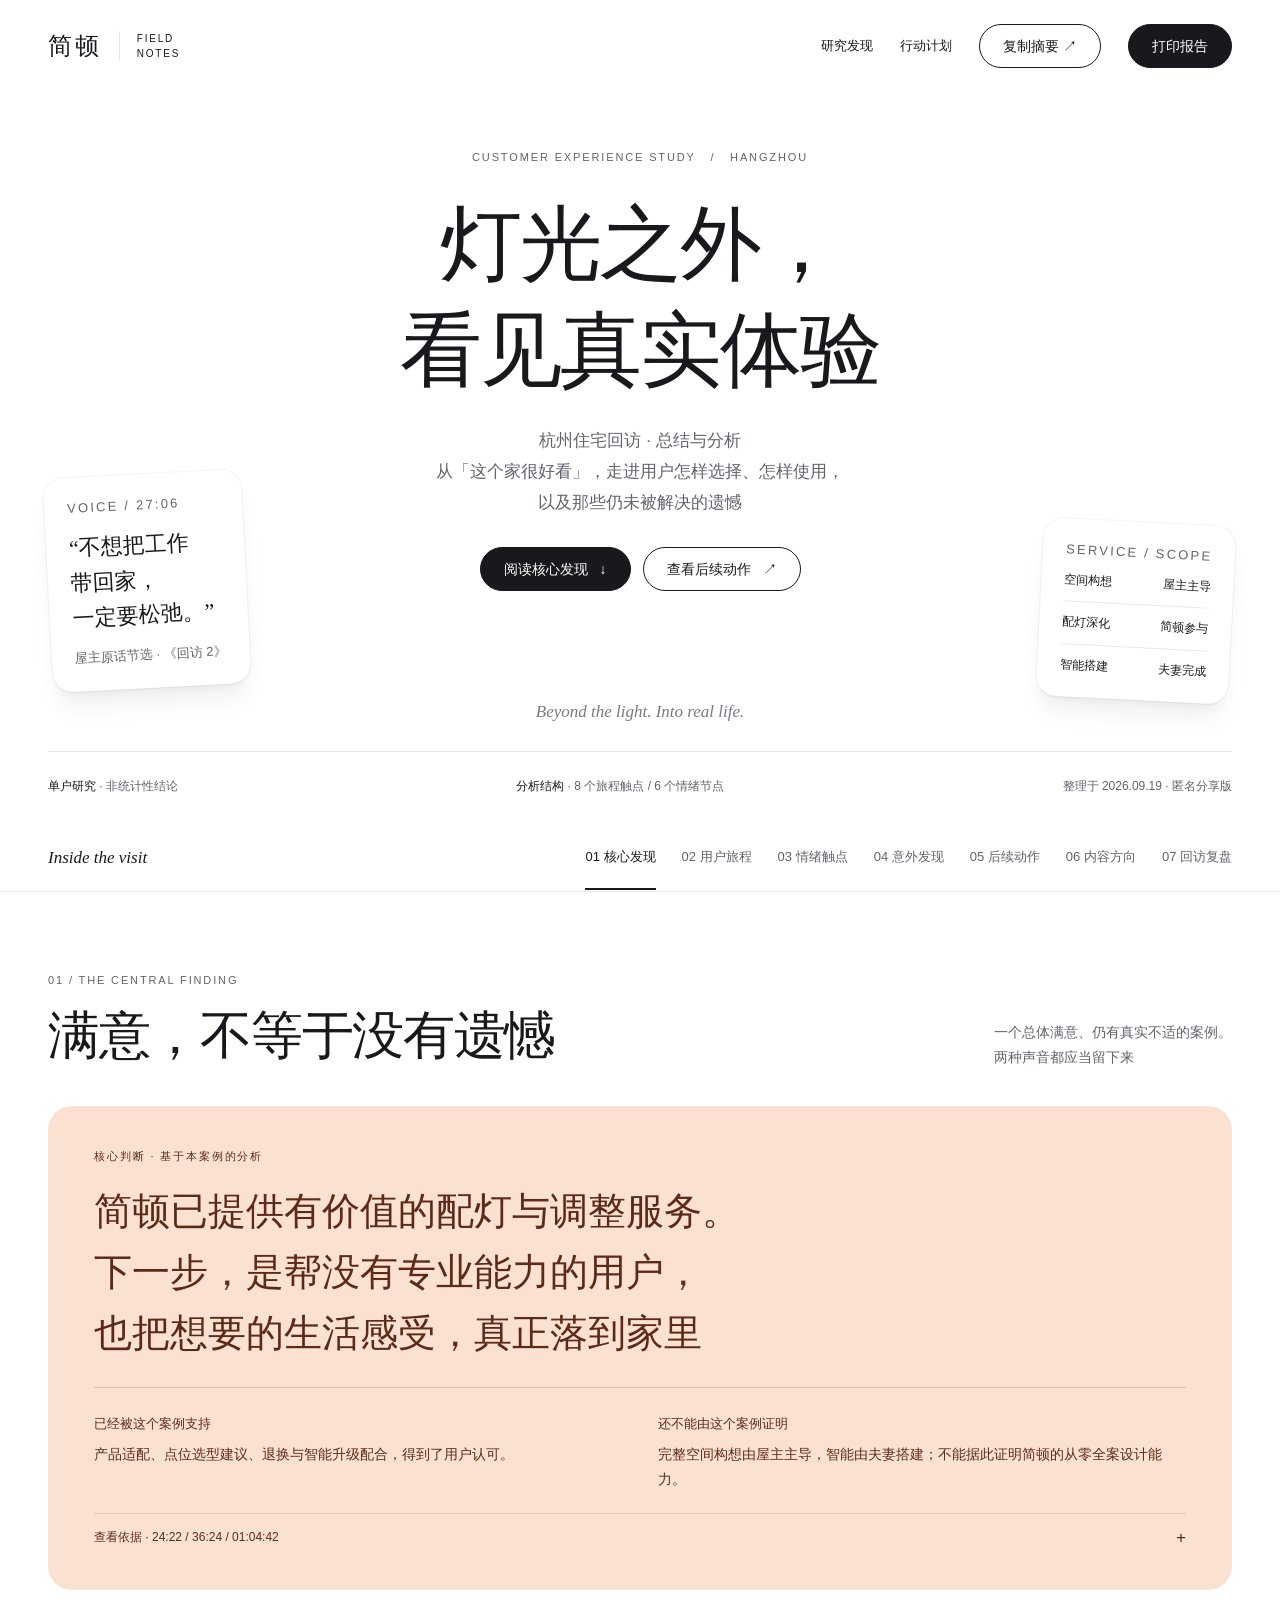
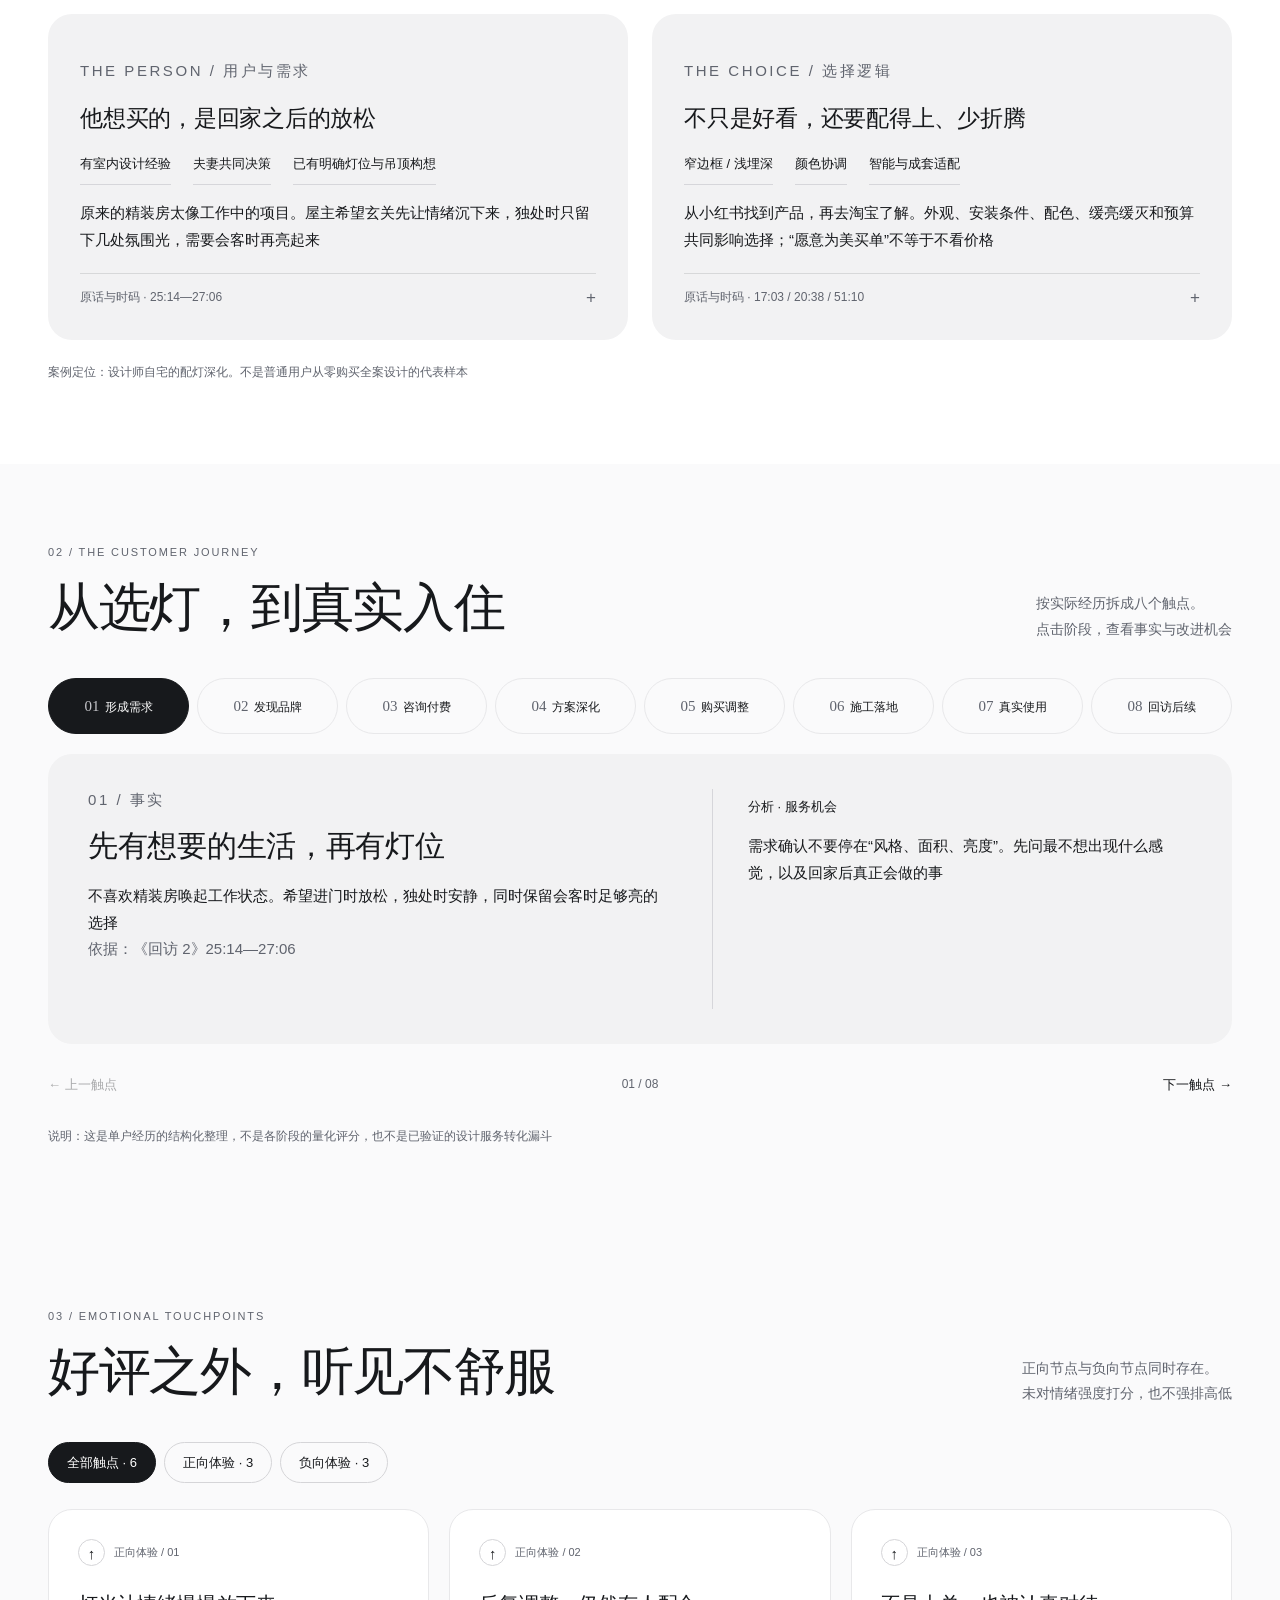
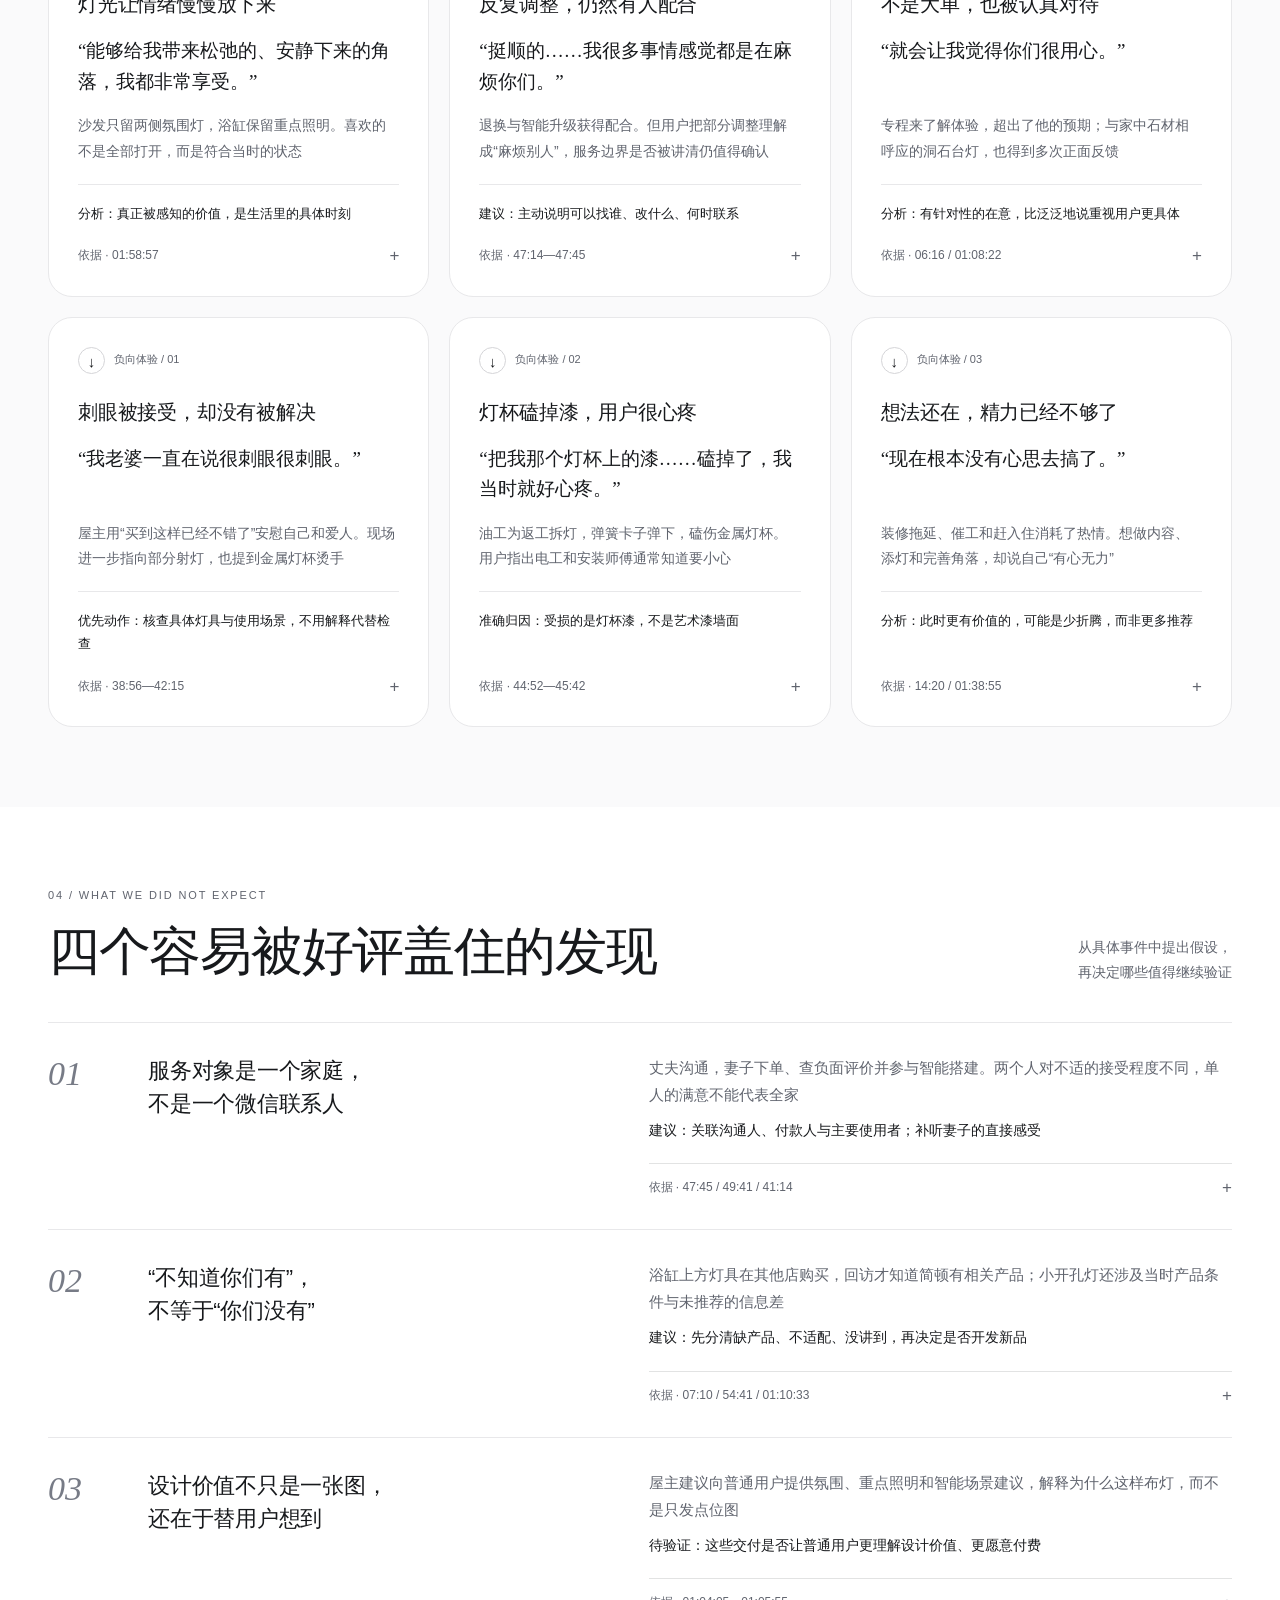
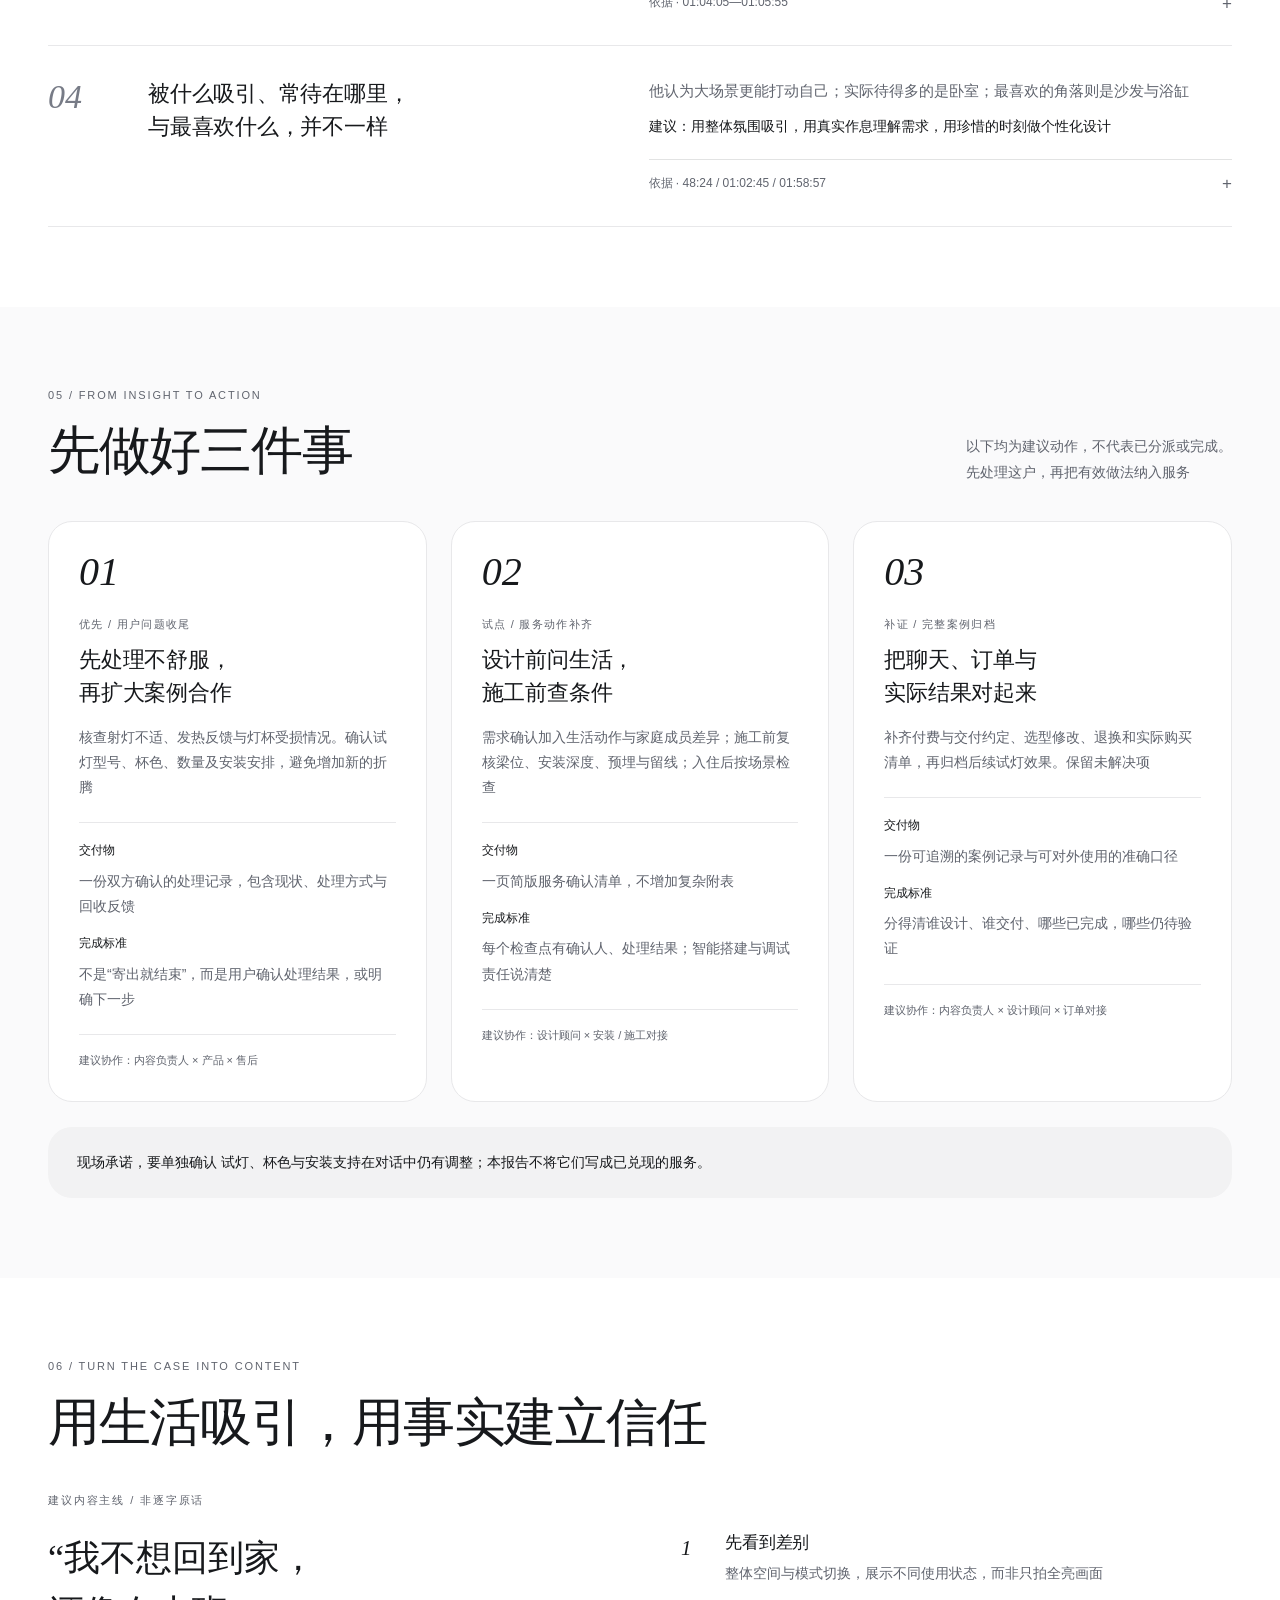
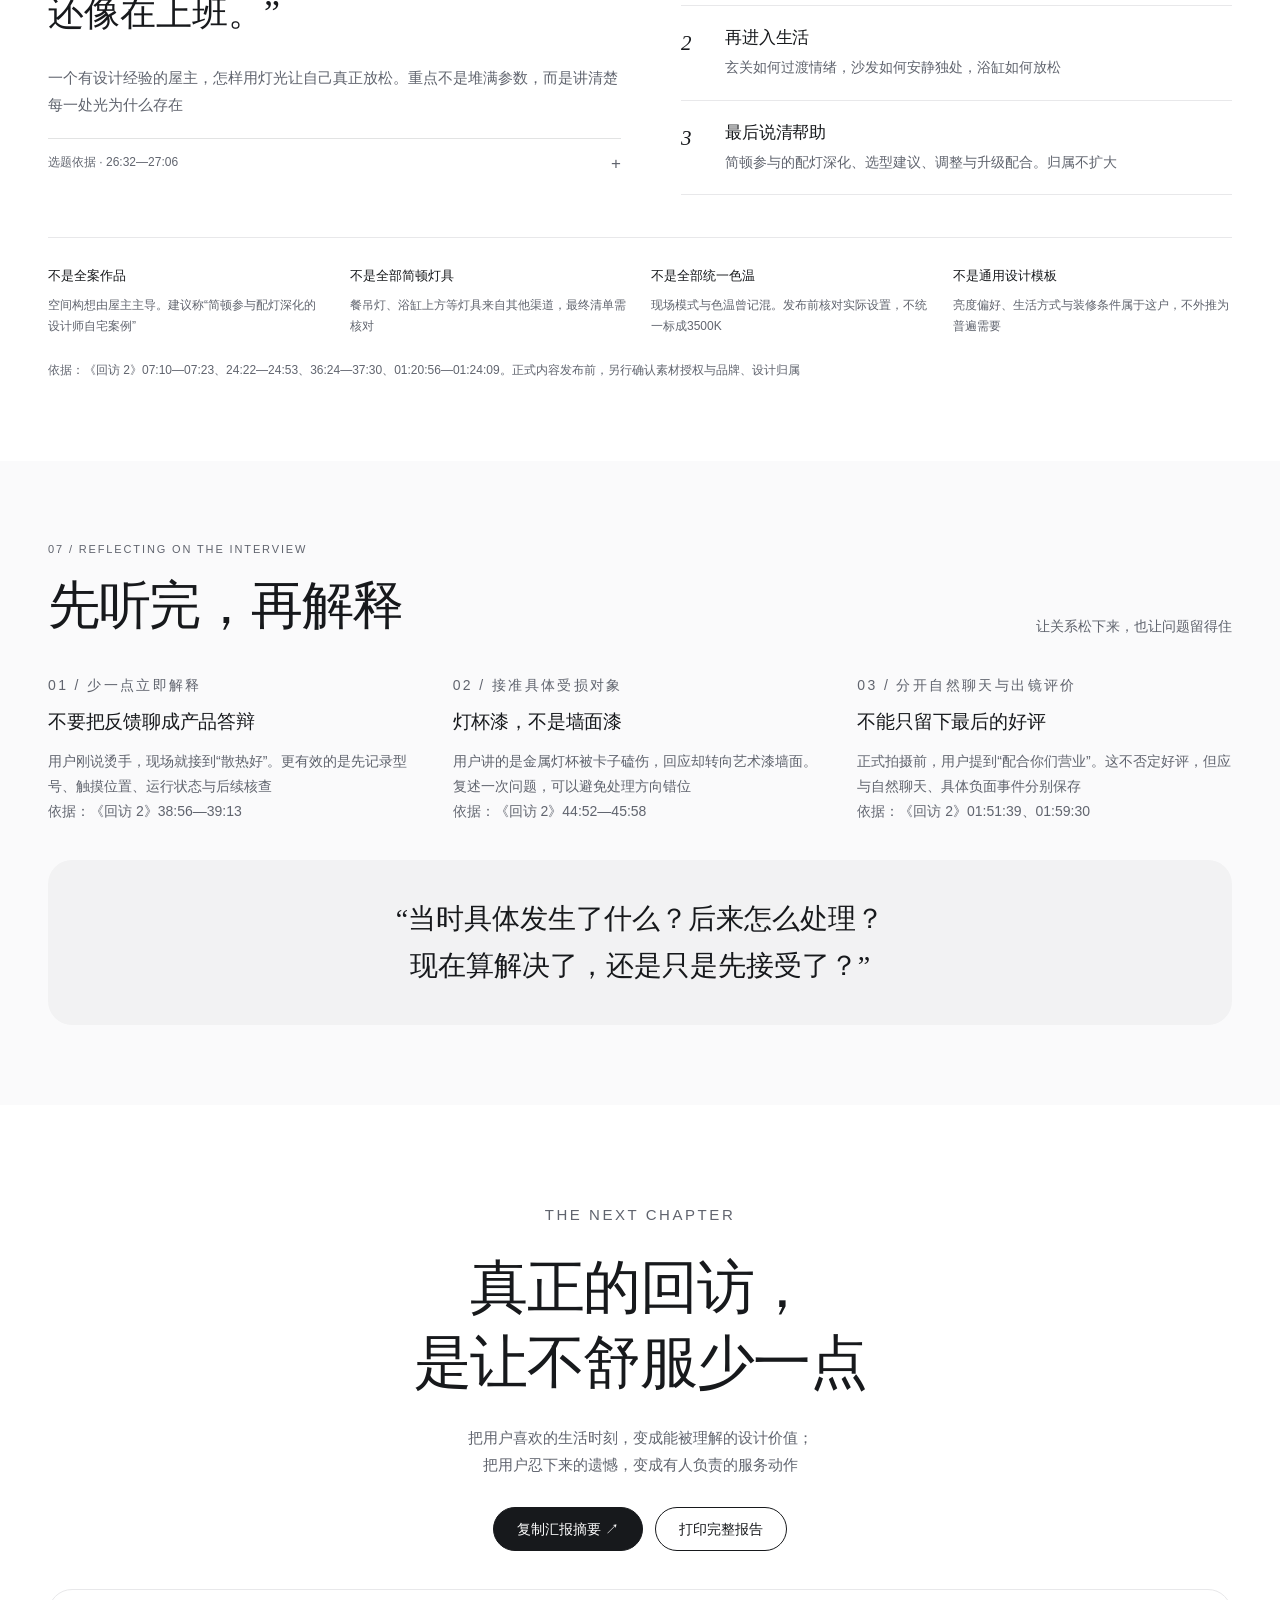
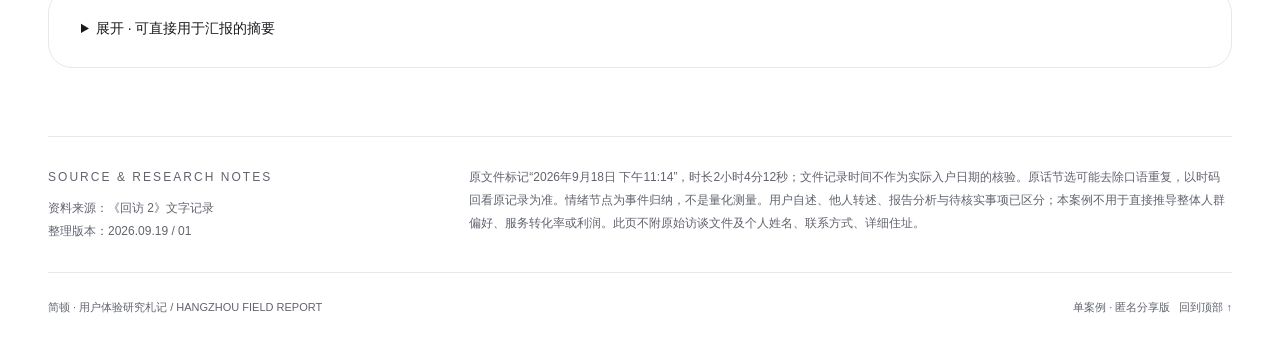
<file: hangzhou-visit-20260919/index.html>
<!doctype html>
<html lang="zh-CN">
<head>
<meta charset="utf-8">
<meta name="viewport" content="width=device-width,initial-scale=1">
<meta name="robots" content="noindex,nofollow,noarchive">
<meta name="referrer" content="no-referrer">
<meta name="theme-color" content="#ffffff">
<meta name="description" content="简顿杭州住宅回访：从用户旅程、情绪触点到灯光设计服务的改进方向。单案例研究，匿名整理。">
<title>杭州回访 · 看见真实体验 | 简顿研究札记</title>
<style>
/* Steep design system, derived from the supplied DESIGN-4.md and variables-4.css.
   Fonts are system fallbacks; no font files or third-party resources are bundled. */
:root{--color-ink-black:#17191c;--color-paper-white:#fff;--color-mist-gray:#f2f2f3;--color-fog-white:#fafafb;--color-slate-gray:#777b86;--color-ash-gray:#979799;--color-smoke-gray:#a3a6af;--color-blush-peach:#fbe1d1;--color-sienna-brown:#5d2a1a;--font-signifier:'Signifier',Georgia,'Songti SC','Noto Serif CJK SC','Source Han Serif SC',SimSun,serif;--font-sohne:'Sohne',Inter,-apple-system,BlinkMacSystemFont,'PingFang SC','Noto Sans CJK SC','Microsoft YaHei',sans-serif;--page-max-width:1200px;--section-gap:80px;--radius-cards:24px;--radius-buttons:9999px;--line:#e8e8ea;--muted:#60646e;--shadow:0 0 0 1px rgba(4,23,43,.05),0 20px 25px -5px rgba(0,0,0,.06),0 8px 10px -6px rgba(0,0,0,.05)}
*{box-sizing:border-box}html{scroll-behavior:smooth;scroll-padding-top:92px}body{margin:0;background:var(--color-paper-white);color:var(--color-ink-black);font:400 16px/1.8 var(--font-sohne);-webkit-font-smoothing:antialiased}a{color:inherit;text-decoration:none}button{font:inherit;color:inherit;cursor:pointer}a:focus-visible,button:focus-visible,summary:focus-visible{outline:2px solid var(--color-ink-black);outline-offset:5px}button,a,summary{-webkit-tap-highlight-color:transparent}button{background:none}::selection{background:#e8e8ea}h1,h2,h3,p,figure,blockquote{margin:0}h1,h2{text-wrap:balance;font-family:var(--font-signifier);font-weight:400;line-height:1.3;letter-spacing:-.025em}h3{font-size:21px;font-weight:500;line-height:1.5;letter-spacing:-.01em}strong{font-weight:500}em{font-family:var(--font-signifier);font-weight:400}.wrap{width:min(var(--page-max-width),calc(100% - 96px));margin:auto}.kicker{font-size:11px;line-height:1.5;letter-spacing:.17em;text-transform:uppercase;color:var(--muted)}.muted{color:var(--muted)}.tiny{font-size:12px;color:var(--muted);line-height:1.75}.pill{display:inline-flex;align-items:center;justify-content:center;gap:12px;min-height:44px;padding:9px 23px;border:1px solid var(--color-ink-black);border-radius:var(--radius-buttons);font-size:14px;line-height:1.5;white-space:nowrap;transition:background .18s,transform .18s}.pill:hover{background:var(--color-mist-gray);transform:translateY(-1px)}.pill.fill{background:var(--color-ink-black);color:white}.pill.fill:hover{background:#34373d}.actions{display:flex;gap:12px;flex-wrap:wrap}.text-link{font-size:14px;display:inline-flex;gap:16px;align-items:center}.text-link:hover{text-decoration:underline;text-underline-offset:5px}.skip{position:fixed;left:20px;top:-80px;padding:12px 24px;border-radius:9999px;background:#17191c;color:white;z-index:100}.skip:focus{top:12px}.topbar{height:92px;display:flex;align-items:center;justify-content:space-between;gap:24px}.brand{display:flex;gap:17px;align-items:center}.brand b{font-size:24px;font-weight:500;letter-spacing:.12em}.brand small{font-size:10px;letter-spacing:.18em;line-height:1.5;border-left:1px solid var(--line);padding-left:17px}.toplinks{display:flex;gap:27px;align-items:center;font-size:13px}.hero{min-height:640px;position:relative;padding:57px 0 160px;text-align:center}.hero h1{font-size:clamp(54px,6.4vw,84px);margin:26px auto 22px;max-width:900px}.hero h1 span{display:block}.hero .intro{font-size:17px;color:var(--muted);max-width:570px;margin:auto;line-height:1.8}.hero .actions{justify-content:center;margin-top:29px}.float-note{position:absolute;text-align:left;max-width:216px;background:white;border-radius:20px;box-shadow:var(--shadow);padding:21px 23px}.float-note.left{left:0;bottom:63px;transform:rotate(-3deg)}.float-note.right{right:0;bottom:51px;transform:rotate(3deg)}.float-note .quote{font-family:var(--font-signifier);font-size:22px;line-height:1.6;margin:12px 0}.float-note p{font-size:13px}.mini-row{display:flex;justify-content:space-between;gap:22px;padding:10px 0;border-bottom:1px solid var(--line);font-size:12px}.mini-row:last-child{border:0;padding-bottom:0}.hero-bottom{position:absolute;bottom:29px;left:50%;transform:translateX(-50%);font:italic 17px var(--font-signifier);color:var(--color-slate-gray);white-space:nowrap}.report-meta{display:flex;gap:28px;justify-content:space-between;padding:24px 0 27px;border-top:1px solid var(--line);font-size:12px;color:var(--muted)}.report-meta strong{color:var(--color-ink-black)}.readingbar{position:sticky;top:0;z-index:20;background:rgba(255,255,255,.97);border-bottom:1px solid var(--line)}.readingbar .wrap{display:flex;align-items:center;justify-content:space-between;min-height:66px;gap:20px}.readingbar nav{display:flex;gap:26px;overflow-x:auto;scrollbar-width:none}.readingbar a{white-space:nowrap;font-size:13px;padding:19px 0;color:var(--muted);border-bottom:2px solid transparent}.readingbar a.active{color:var(--color-ink-black);border-color:var(--color-ink-black)}.readingbar .index-label{font-family:var(--font-signifier);font-style:italic;font-size:17px;white-space:nowrap}.progress{height:2px;background:var(--color-ink-black);width:0;position:absolute;left:0;bottom:-1px}.section{padding:var(--section-gap) 0}.section.fog{background:var(--color-fog-white)}.section-head{display:flex;align-items:flex-end;justify-content:space-between;gap:40px;margin-bottom:36px}.section-head h2{font-size:clamp(34px,4.3vw,52px);margin-top:14px}.section-head>p{font-size:14px;color:var(--muted);max-width:320px}.peach{background:var(--color-blush-peach);color:var(--color-sienna-brown);border-radius:24px;padding:42px 46px;margin-bottom:24px}.peach .kicker{color:var(--color-sienna-brown)}.peach .statement{font-family:var(--font-signifier);font-size:clamp(24px,3.2vw,38px);line-height:1.6;margin:17px 0 23px;max-width:960px}.peach-bottom{display:grid;grid-template-columns:1fr 1fr;gap:35px;border-top:1px solid rgba(93,42,26,.18);padding-top:24px;font-size:14px}.peach-bottom strong{display:block;font-size:13px;margin-bottom:7px}.grid2{display:grid;grid-template-columns:1fr 1fr;gap:24px}.card{border-radius:24px;padding:32px;background:var(--color-mist-gray)}.card .kicker{margin-bottom:18px}.card>p{font-size:15px;margin-top:14px}.card h3{font-size:23px}.facts{display:flex;flex-wrap:wrap;gap:8px 22px;font-size:13px;margin:17px 0 4px}.facts span{padding-bottom:8px;border-bottom:1px solid #d6d6da}.evidence{margin-top:20px;border-top:1px solid rgba(23,25,28,.12);font-size:13px}.evidence summary{cursor:pointer;list-style:none;padding-top:13px;display:flex;align-items:center;justify-content:space-between;gap:14px;font-size:12px;color:var(--muted)}.evidence summary::-webkit-details-marker{display:none}.evidence summary:after{content:'+';font-size:17px;line-height:1}.evidence[open] summary:after{content:'−'}.evidence .extract{padding-top:12px;font-size:13px;color:var(--muted)}.evidence blockquote{padding-left:15px;border-left:1px solid #b6b7bd;margin:7px 0 10px}.evidence cite{display:block;font-size:11px;font-style:normal;margin:8px 0}.peach .evidence,.peach .evidence summary,.peach .evidence .extract{color:var(--color-sienna-brown)}.note-line{font-size:12px;color:var(--muted);margin-top:22px}.journey-tabs{display:grid;grid-template-columns:repeat(8,1fr);gap:8px;margin-bottom:20px}.journey-tab{border:1px solid var(--line);border-radius:9999px;min-height:56px;padding:10px 8px;font-size:12px;line-height:1.6}.journey-tab span{font-family:var(--font-signifier);font-size:15px;margin-right:5px;color:var(--muted)}.journey-tab[aria-selected=true]{background:var(--color-ink-black);color:white;border-color:var(--color-ink-black)}.journey-tab[aria-selected=true] span{color:#c5c5ca}.journey-panel{background:var(--color-mist-gray);border-radius:24px;padding:35px 40px;display:grid;grid-template-columns:1.2fr 1fr;gap:48px;min-height:290px}.journey-panel[hidden]{display:none}.journey-panel h3{font-family:var(--font-signifier);font-weight:400;font-size:30px;margin:12px 0 14px}.journey-panel p{font-size:15px}.journey-panel .opportunity{border-left:1px solid #d6d6da;padding-left:35px}.journey-panel .opportunity strong{display:block;font-size:13px;margin:6px 0 14px}.journey-control{display:flex;justify-content:space-between;align-items:center;margin-top:21px}.journey-control button{border:0;font-size:13px;padding:8px 0}.journey-control button:disabled{opacity:.35;cursor:default}.journey-control .count{font-size:12px;color:var(--muted)}.filters{display:flex;gap:8px;margin-bottom:26px}.filter{border:1px solid #d5d5d8;border-radius:9999px;padding:8px 18px;font-size:13px;background:transparent}.filter[aria-pressed=true]{background:var(--color-ink-black);color:white;border-color:var(--color-ink-black)}.emotion-grid{display:grid;grid-template-columns:repeat(3,1fr);gap:20px}.emotion{background:white;border:1px solid var(--line);border-radius:24px;padding:29px;display:flex;flex-direction:column}.emotion[hidden]{display:none}.emotion .type{display:flex;align-items:center;gap:9px;font-size:11px;color:var(--muted);margin-bottom:23px}.emotion .sign{width:27px;height:27px;border:1px solid #d5d5d8;border-radius:50%;display:grid;place-items:center;font-size:15px;color:var(--color-ink-black)}.emotion h3{font-size:20px}.emotion blockquote{font-family:var(--font-signifier);font-size:19px;line-height:1.6;margin:17px 0 16px;min-height:61px}.emotion p{font-size:14px;color:var(--muted)}.emotion .takeaway{font-size:13px;color:var(--color-ink-black);margin-top:20px;padding-top:17px;border-top:1px solid var(--line)}.emotion .evidence{margin-top:auto;padding-top:7px;border-top:0}.insight{display:grid;grid-template-columns:70px 1fr 1.24fr;gap:30px;padding:31px 0;border-top:1px solid var(--line)}.insight:last-child{border-bottom:1px solid var(--line)}.insight .num{font:italic 34px/1.2 var(--font-signifier);color:var(--color-slate-gray)}.insight h3{font-size:22px;max-width:315px}.insight .body>p{font-size:15px;color:var(--muted)}.insight .body strong{color:var(--color-ink-black);display:block;margin-top:10px;font-size:14px}.task-grid{display:grid;grid-template-columns:repeat(3,1fr);gap:24px}.task{border:1px solid var(--line);border-radius:24px;padding:30px;background:#fff}.task .order{font:italic 40px/1 var(--font-signifier);margin-bottom:23px}.task .tag{font-size:11px;letter-spacing:.12em;color:var(--muted);margin-bottom:8px}.task h3{font-size:22px;margin-bottom:16px}.task p{font-size:14px;color:var(--muted)}.task .deliverable{margin:22px 0;padding-top:17px;border-top:1px solid var(--line)}.task strong{font-size:12px;display:block;color:var(--color-ink-black);margin-bottom:7px}.task .owner{font-size:11px;color:var(--muted);border-top:1px solid var(--line);padding-top:16px}.task-callout{margin-top:25px;border-radius:24px;background:var(--color-mist-gray);padding:23px 29px;font-size:14px}.content-grid{display:grid;grid-template-columns:1.04fr 1fr;gap:60px}.content-quote{font-family:var(--font-signifier);font-size:36px;line-height:1.55;margin:22px 0}.sequence{margin-top:19px}.sequence>div{display:grid;grid-template-columns:30px 1fr;gap:14px;padding:19px 0;border-bottom:1px solid var(--line)}.sequence .n{font-family:var(--font-signifier);font-style:italic;font-size:21px}.sequence h3{font-size:17px;margin-bottom:5px}.sequence p{font-size:14px;color:var(--muted)}.boundary{margin-top:42px;display:grid;grid-template-columns:repeat(4,1fr);gap:22px;padding-top:26px;border-top:1px solid var(--line)}.boundary strong{font-size:13px;display:block;margin-bottom:7px}.boundary p{font-size:12px;color:var(--muted)}.review-grid{display:grid;grid-template-columns:repeat(3,1fr);gap:30px}.review h3{font-size:19px;margin:12px 0}.review p{font-size:14px;color:var(--muted)}.review-question{font-family:var(--font-signifier);font-size:28px;line-height:1.7;text-align:center;padding:35px 32px;border-radius:24px;background:var(--color-mist-gray);margin-top:36px}.closing{padding:75px 0 68px;text-align:center}.closing h2{font-size:clamp(36px,4.8vw,58px)}.closing>p{max-width:640px;margin:24px auto 29px;color:var(--muted);font-size:15px}.closing .actions{justify-content:center}.executive{margin-top:38px;text-align:left;border:1px solid var(--line);border-radius:24px;padding:26px 32px}.executive summary{font-size:14px;cursor:pointer}.executive p{font-size:15px;margin-top:18px;color:var(--muted);line-height:1.9}.method{border-top:1px solid var(--line);padding:29px 0;display:grid;grid-template-columns:1fr 2fr;gap:40px}.method p{font-size:12px;line-height:1.9;color:var(--muted)}.footer{border-top:1px solid var(--line);display:flex;justify-content:space-between;gap:20px;padding:25px 0 32px;font-size:11px;color:var(--muted)}.toast{position:fixed;bottom:28px;left:50%;transform:translateX(-50%) translateY(20px);background:var(--color-ink-black);color:#fff;border-radius:9999px;padding:12px 24px;font-size:13px;opacity:0;pointer-events:none;transition:opacity .2s,transform .2s;z-index:50;max-width:90vw;white-space:nowrap}.toast.show{opacity:1;transform:translateX(-50%) translateY(0)}
@media(min-width:1500px){.hero{min-height:660px}}@media(max-width:1100px){.hero{padding-bottom:170px}.float-note{max-width:185px;padding:18px}.float-note .quote{font-size:19px}.hero h1{font-size:68px}.journey-tabs{grid-template-columns:repeat(4,1fr)}.emotion-grid{grid-template-columns:repeat(2,1fr)}.toplinks>a{display:none}.readingbar nav{gap:20px}.task-grid{gap:16px}.task{padding:24px}.content-grid{gap:32px}}
@media(max-width:760px){.desktop-break{display:none}.hero .intro{text-wrap:balance}.wrap{width:calc(100% - 40px)}.topbar{height:78px}.brand b{font-size:21px}.brand small{font-size:9px}.toplinks{gap:8px}.toplinks .pill{font-size:12px;padding:9px 17px;min-height:40px}.hero{padding:37px 0 32px;min-height:0}.hero h1{font-size:clamp(42px,8.6vw,64px);margin:24px auto}.hero .intro{font-size:15px;max-width:480px}.hero .actions{margin-top:26px}.float-note{display:none}.hero-bottom{position:static;transform:none;margin-top:43px;font-size:16px}.report-meta{font-size:11px;gap:12px;flex-wrap:wrap;padding:21px 0}.report-meta span:last-child{width:100%}.readingbar .index-label{display:none}.readingbar .wrap{min-height:56px;width:calc(100% - 24px)}.readingbar nav{gap:21px;flex:1}.readingbar a{font-size:12px;padding:17px 0}.section{padding:56px 0}.section-head{display:block;margin-bottom:26px}.section-head h2{font-size:34px;margin-top:12px}.section-head>p{margin-top:16px;max-width:none;font-size:13px}.peach{padding:28px 24px}.peach .statement{font-size:25px;line-height:1.65;margin:17px 0 22px}.peach-bottom{grid-template-columns:1fr;gap:19px;font-size:13px}.grid2{grid-template-columns:1fr;gap:16px}.card{padding:27px 24px}.card h3{font-size:21px}.journey-tabs{gap:7px}.journey-tab{font-size:11px;min-height:48px;padding:10px 3px}.journey-tab span{font-size:12px;margin-right:3px}.journey-panel{padding:27px 24px;grid-template-columns:1fr;gap:25px;min-height:0}.journey-panel h3{font-size:28px}.journey-panel .opportunity{padding:21px 0 0;border-left:0;border-top:1px solid #d6d6da}.journey-panel p{font-size:14px}.emotion-grid{grid-template-columns:1fr;gap:16px}.emotion{padding:26px}.emotion .type{margin-bottom:17px}.emotion blockquote{min-height:0}.emotion .evidence{margin-top:14px}.insight{grid-template-columns:40px 1fr;gap:15px;padding:27px 0}.insight .num{font-size:28px}.insight h3{font-size:21px;max-width:none}.insight .body{grid-column:2}.insight .body>p{font-size:14px}.task-grid{grid-template-columns:1fr;gap:16px}.task{padding:27px}.task .order{font-size:32px;margin-bottom:18px}.task .deliverable{margin:19px 0}.content-grid{grid-template-columns:1fr;gap:27px}.content-quote{font-size:29px}.boundary{grid-template-columns:1fr 1fr;gap:25px 22px;margin-top:32px}.review-grid{grid-template-columns:1fr;gap:26px}.review-question{font-size:23px;padding:28px 23px;text-align:left}.closing{padding:51px 0}.closing h2{font-size:36px}.closing>p{font-size:14px}.executive{padding:24px}.method{grid-template-columns:1fr;gap:12px}.footer{display:block;font-size:10px}.footer span{display:block;margin-bottom:7px}.kicker{font-size:10px}.toast{white-space:normal;text-align:center;width:max-content}}
@media(prefers-reduced-motion:reduce){html{scroll-behavior:auto}*,*:before,*:after{transition:none!important;animation:none!important}}
@media print{@page{size:A4;margin:14mm 13mm}html{scroll-behavior:auto}body{font-size:10pt;color:#17191c;-webkit-print-color-adjust:exact;print-color-adjust:exact}.wrap{width:100%;max-width:none}.topbar{height:55px}.toplinks,.readingbar,.hero .actions,.closing .actions,.float-note,.filters,.journey-tabs,.journey-control,.toast,.skip{display:none!important}.hero{min-height:0;padding:25px 0 30px}.hero h1{font-size:39pt}.hero .intro{font-size:11pt}.hero-bottom{position:static;transform:none;margin-top:22px}.report-meta{font-size:8pt}.section{padding:28px 0;break-inside:auto}.section-head{margin-bottom:20px}.section-head h2{font-size:27pt}.section-head>p{font-size:9pt}.peach{padding:24px 28px;break-inside:avoid}.peach .statement{font-size:22pt}.peach-bottom{font-size:10pt}.grid2{gap:15px}.card{padding:23px}.card p,.journey-panel p,.insight .body>p{font-size:10pt}.journey-panel{display:grid!important;min-height:0;margin:0 0 14px;padding:24px;break-inside:avoid;gap:24px}.journey-panel h3{font-size:20pt}.emotion-grid{grid-template-columns:1fr 1fr;gap:15px}.emotion{display:flex!important;padding:21px;break-inside:avoid}.emotion h3{font-size:15pt}.emotion blockquote{font-size:14pt;min-height:0}.emotion p{font-size:9pt}.evidence{display:block;break-inside:avoid}.evidence .extract{font-size:9pt}.evidence summary{font-size:8pt}.insight{gap:20px;grid-template-columns:40px 1fr 1.3fr;break-inside:avoid}.insight h3{font-size:15pt}.task-grid{grid-template-columns:1fr;gap:14px}.task{padding:22px;break-inside:avoid}.task .order{float:left;margin:0 25px 50px 0;font-size:30pt}.task .deliverable{margin:12px 0}.task p{font-size:9pt}.content-grid{gap:30px}.content-quote{font-size:23pt}.boundary{gap:15px}.review-grid{grid-template-columns:1fr;gap:18px}.review{break-inside:avoid}.review-question{font-size:18pt;padding:22px}.closing{padding:35px 0}.closing h2{font-size:29pt}.executive{display:block;padding:23px;break-inside:avoid}.executive p{font-size:10pt}.method{gap:25px}.method p,.footer{font-size:8pt}h2,h3{break-after:avoid}}
</style>
</head>
<body>
<a class="skip" href="#main">跳转到报告正文</a>
<header class="topbar wrap">
<a class="brand" href="#top" aria-label="简顿研究札记首页"><b>简顿</b><small>FIELD<br>NOTES</small></a>
<div class="toplinks"><a href="#finding">研究发现</a><a href="#actions">行动计划</a><button class="pill" data-copy>复制摘要 ↗</button><button class="pill fill" data-print>打印报告</button></div>
</header>
<main id="main">
<div class="wrap" id="top">
<section class="hero" aria-labelledby="hero-title">
<p class="kicker">CUSTOMER EXPERIENCE STUDY &nbsp; / &nbsp; HANGZHOU</p>
<h1 id="hero-title"><span>灯光之外，</span><span>看见真实体验</span></h1>
<p class="intro">杭州住宅回访 · 总结与分析<br>从「这个家很好看」，走进用户怎样选择、怎样使用，<br class="desktop-break">以及那些仍未被解决的遗憾</p>
<div class="actions"><a class="pill fill" href="#finding">阅读核心发现 <span>↓</span></a><a class="pill" href="#actions">查看后续动作 <span>↗</span></a></div>
<aside class="float-note left" aria-label="用户声音"><p class="kicker">VOICE / 27:06</p><p class="quote">“不想把工作<br>带回家，<br>一定要松弛。”</p><p class="tiny">屋主原话节选 · 《回访 2》</p></aside>
<aside class="float-note right" aria-label="案例中的贡献边界"><p class="kicker">SERVICE / SCOPE</p><div class="mini-row"><span>空间构想</span><strong>屋主主导</strong></div><div class="mini-row"><span>配灯深化</span><strong>简顿参与</strong></div><div class="mini-row"><span>智能搭建</span><strong>夫妻完成</strong></div></aside>
<p class="hero-bottom">Beyond the light. Into real life.</p>
</section>
<div class="report-meta"><span><strong>单户研究</strong> · 非统计性结论</span><span><strong>分析结构</strong> · 8 个旅程触点 / 6 个情绪节点</span><span>整理于 2026.09.19 · 匿名分享版</span></div>
</div>
<div class="readingbar"><div class="wrap"><span class="index-label">Inside the visit</span><nav aria-label="报告目录"><a href="#finding" class="active">01 核心发现</a><a href="#journey">02 用户旅程</a><a href="#emotion">03 情绪触点</a><a href="#insights">04 意外发现</a><a href="#actions">05 后续动作</a><a href="#content">06 内容方向</a><a href="#review">07 回访复盘</a></nav></div><div class="progress" aria-hidden="true"></div></div>
<section id="finding" class="section wrap">
<div class="section-head"><div><p class="kicker">01 / THE CENTRAL FINDING</p><h2>满意，不等于没有遗憾</h2></div><p>一个总体满意、仍有真实不适的案例。<br>两种声音都应当留下来</p></div>
<div class="peach">
<p class="kicker">核心判断 · 基于本案例的分析</p>
<p class="statement">简顿已提供有价值的配灯与调整服务。<br>下一步，是帮没有专业能力的用户，<br>也把想要的生活感受，真正落到家里</p>
<div class="peach-bottom"><div><strong>已经被这个案例支持</strong>产品适配、点位选型建议、退换与智能升级配合，得到了用户认可。</div><div><strong>还不能由这个案例证明</strong>完整空间构想由屋主主导，智能由夫妻搭建；不能据此证明简顿的从零全案设计能力。</div></div>
<details class="evidence"><summary>查看依据 · 24:22 / 36:24 / 01:04:42</summary><div class="extract"><blockquote>“我是给到了他我的灯具的点位，他在我的灯具点位上把你们的灯放进去了。”<br>“我跟他说了我是设计师。我没有这种需求。跟他说，你帮我配一下灯。”</blockquote><cite>《回访 2》24:22—24:53、36:24—37:57、01:04:42—01:05:55。智能搭建由夫妻完成，不归入简顿交付。</cite></div></details>
</div>
<div class="grid2">
<article class="card"><p class="kicker">THE PERSON / 用户与需求</p><h3>他想买的，是回家之后的放松</h3><div class="facts"><span>有室内设计经验</span><span>夫妻共同决策</span><span>已有明确灯位与吊顶构想</span></div><p>原来的精装房太像工作中的项目。屋主希望玄关先让情绪沉下来，独处时只留下几处氛围光，需要会客时再亮起来</p><details class="evidence"><summary>原话与时码 · 25:14—27:06</summary><div class="extract"><blockquote>“走进来这个过程，是你从外面到家，从工作到回家这个状态转变的一个过程。”</blockquote><cite>《回访 2》25:14—27:06；职业与夫妻共同决策见10:26、16:44—16:55。</cite></div></details></article>
<article class="card"><p class="kicker">THE CHOICE / 选择逻辑</p><h3>不只是好看，还要配得上、少折腾</h3><div class="facts"><span>窄边框 / 浅埋深</span><span>颜色协调</span><span>智能与成套适配</span></div><p>从小红书找到产品，再去淘宝了解。外观、安装条件、配色、缓亮缓灭和预算共同影响选择；“愿意为美买单”不等于不看价格</p><details class="evidence"><summary>原话与时码 · 17:03 / 20:38 / 51:10</summary><div class="extract"><blockquote>“我就找那种深度不是很深的……窄一点的边框。”<br>“我灯我一开始就留了1万块钱，但实际上后期是超了的。”</blockquote><cite>《回访 2》17:03—17:58、20:38—22:53、51:10—52:49。预算为用户自述，不是核实后的订单金额。</cite></div></details></article>
</div>
<p class="note-line">案例定位：设计师自宅的配灯深化。不是普通用户从零购买全案设计的代表样本</p>
</section>
<section id="journey" class="section fog"><div class="wrap">
<div class="section-head"><div><p class="kicker">02 / THE CUSTOMER JOURNEY</p><h2>从选灯，到真实入住</h2></div><p>按实际经历拆成八个触点。<br>点击阶段，查看事实与改进机会</p></div>
<div class="journey-tabs" role="tablist" aria-label="用户旅程的八个阶段">
<button class="journey-tab" role="tab" id="tab-1" aria-controls="stage-1" aria-selected="true" tabindex="0"><span>01</span>形成需求</button><button class="journey-tab" role="tab" id="tab-2" aria-controls="stage-2" aria-selected="false" tabindex="-1"><span>02</span>发现品牌</button><button class="journey-tab" role="tab" id="tab-3" aria-controls="stage-3" aria-selected="false" tabindex="-1"><span>03</span>咨询付费</button><button class="journey-tab" role="tab" id="tab-4" aria-controls="stage-4" aria-selected="false" tabindex="-1"><span>04</span>方案深化</button><button class="journey-tab" role="tab" id="tab-5" aria-controls="stage-5" aria-selected="false" tabindex="-1"><span>05</span>购买调整</button><button class="journey-tab" role="tab" id="tab-6" aria-controls="stage-6" aria-selected="false" tabindex="-1"><span>06</span>施工落地</button><button class="journey-tab" role="tab" id="tab-7" aria-controls="stage-7" aria-selected="false" tabindex="-1"><span>07</span>真实使用</button><button class="journey-tab" role="tab" id="tab-8" aria-controls="stage-8" aria-selected="false" tabindex="-1"><span>08</span>回访后续</button>
</div>
<article class="journey-panel" id="stage-1" role="tabpanel" aria-labelledby="tab-1"><div><p class="kicker">01 / 事实</p><h3>先有想要的生活，再有灯位</h3><p>不喜欢精装房唤起工作状态。希望进门时放松，独处时安静，同时保留会客时足够亮的选择</p><p class="tiny">依据：《回访 2》25:14—27:06</p></div><div class="opportunity"><strong>分析 · 服务机会</strong><p>需求确认不要停在“风格、面积、亮度”。先问最不想出现什么感觉，以及回家后真正会做的事</p></div></article>
<article class="journey-panel" id="stage-2" role="tabpanel" aria-labelledby="tab-2" hidden><div><p class="kicker">02 / 事实</p><h3>入口是具体的产品适配</h3><p>为窄边框、浅埋深等条件刷小红书，看到简顿后去淘宝看产品。已有需求在先，不是被设计服务宣传从零教育</p><p class="tiny">依据：《回访 2》17:03—17:58</p></div><div class="opportunity"><strong>分析 · 服务机会</strong><p>内容既要给人看到整体效果，也要回答“这类灯能不能装进我家”。不要将本单写成设计服务内容直接获客</p></div></article>
<article class="journey-panel" id="stage-3" role="tabpanel" aria-labelledby="tab-3" hidden><div><p class="kicker">03 / 事实与缺口</p><h3>有付费，尚缺完整决策记录</h3><p>屋主自述“去年10月28日”加客服，也明确买过设计服务。具体设计费、付款节点与当时顾虑，访谈没有交代清楚</p><p class="tiny">依据：《回访 2》23:51、01:04:54</p></div><div class="opportunity"><strong>待核实 · 不提前下结论</strong><p>用聊天与订单补齐决策过程、服务承诺及付费时间。不能据此计算设计服务带来的增量成交</p></div></article>
<article class="journey-panel" id="stage-4" role="tabpanel" aria-labelledby="tab-4" hidden><div><p class="kicker">04 / 事实</p><h3>屋主定方向，简顿参与深化</h3><p>屋主给灯位图和吊顶图，设计顾问配产品、建议筒射灯选择；屋主又减少部分点位。空间意图由屋主主导</p><p class="tiny">依据：《回访 2》24:22—24:53、53:19、01:04:42</p></div><div class="opportunity"><strong>分析 · 服务机会</strong><p>对专业客户尊重其已知需求；对普通客户，需要解释灯位背后的使用场景与原因。二者不能用同一交付假设</p></div></article>
<article class="journey-panel" id="stage-5" role="tabpanel" aria-labelledby="tab-5" hidden><div><p class="kicker">05 / 事实</p><h3>改了很多次，沟通仍然顺畅</h3><p>多次退换、补充智能功能，用户评价流程顺畅。丈夫沟通、妻子账号下单，客服有时会混淆两人的身份</p><p class="tiny">依据：《回访 2》47:01—47:59</p></div><div class="opportunity"><strong>分析 · 服务机会</strong><p>以家庭项目关联沟通人与订单，讲清可调整范围。让用户知道哪些是正常服务，不必觉得自己一直在“麻烦你们”</p></div></article>
<article class="journey-panel" id="stage-6" role="tabpanel" aria-labelledby="tab-6" hidden><div><p class="kicker">06 / 事实</p><h3>好方案，也会卡在施工现场</h3><p>油工拆灯时磕掉金属灯杯漆；部分灯具忘记提前准备，后补射灯；梁与安装深度也限制了原想法</p><p class="tiny">依据：《回访 2》44:52—45:42、01:13:23—01:15:24</p></div><div class="opportunity"><strong>分析 · 服务机会</strong><p>施工前复核预埋、深度和灯具准备情况；拆灯保护说明不仅给安装师傅，也要覆盖后续返工与其他工种</p></div></article>
<article class="journey-panel" id="stage-7" role="tabpanel" aria-labelledby="tab-7" hidden><div><p class="kicker">07 / 事实</p><h3>氛围被喜欢，不适也真实存在</h3><p>夫妻自行搭建智能，认可调光与场景控制。同时反馈部分射灯刺眼、金属灯杯烫手，妻子的不适由屋主转述</p><p class="tiny">依据：《回访 2》36:24—38:45、38:56—42:15</p></div><div class="opportunity"><strong>分析 · 服务机会</strong><p>按真实坐姿、动线与使用模式核查不适。发热体感不能直接判定合格或不合格，需由产品与售后进一步检查</p></div></article>
<article class="journey-panel" id="stage-8" role="tabpanel" aria-labelledby="tab-8" hidden><div><p class="kicker">08 / 事实与缺口</p><h3>被重视之后，会产生新的期待</h3><p>用户感受到专程回访的用心。现场讨论了新杯色、试灯和安装支持，但数量与安排仍有变化</p><p class="tiny">依据：《回访 2》43:24—44:41、01:07:56—01:08:22</p></div><div class="opportunity"><strong>待完成确认 · 不等于已交付</strong><p>逐一确认型号、杯色、数量、安装和回收反馈方式。记录未证明寄送、安装或体验改善已完成</p></div></article>
<div class="journey-control"><button id="prev-stage" disabled>← 上一触点</button><span class="count" id="stage-count" aria-live="polite">01 / 08</span><button id="next-stage">下一触点 →</button></div>
<p class="note-line">说明：这是单户经历的结构化整理，不是各阶段的量化评分，也不是已验证的设计服务转化漏斗</p>
</div></section>
<section id="emotion" class="section fog"><div class="wrap">
<div class="section-head"><div><p class="kicker">03 / EMOTIONAL TOUCHPOINTS</p><h2>好评之外，听见不舒服</h2></div><p>正向节点与负向节点同时存在。<br>未对情绪强度打分，也不强排高低</p></div>
<div class="filters" role="group" aria-label="筛选情绪触点"><button class="filter" data-filter="all" aria-pressed="true">全部触点 · 6</button><button class="filter" data-filter="positive" aria-pressed="false">正向体验 · 3</button><button class="filter" data-filter="negative" aria-pressed="false">负向体验 · 3</button></div>
<div class="emotion-grid">
<article class="emotion" data-emotion="positive"><div class="type"><span class="sign">↑</span> 正向体验 / 01</div><h3>灯光让情绪慢慢放下来</h3><blockquote>“能够给我带来松弛的、安静下来的角落，我都非常享受。”</blockquote><p>沙发只留两侧氛围灯，浴缸保留重点照明。喜欢的不是全部打开，而是符合当时的状态</p><p class="takeaway">分析：真正被感知的价值，是生活里的具体时刻</p><details class="evidence"><summary>依据 · 01:58:57</summary><div class="extract">《回访 2》01:58:57—01:59:23，正式采访中谈最喜欢的角落。此处保留原意，去除口语重复。</div></details></article>
<article class="emotion" data-emotion="positive"><div class="type"><span class="sign">↑</span> 正向体验 / 02</div><h3>反复调整，仍然有人配合</h3><blockquote>“挺顺的……我很多事情感觉都是在麻烦你们。”</blockquote><p>退换与智能升级获得配合。但用户把部分调整理解成“麻烦别人”，服务边界是否被讲清仍值得确认</p><p class="takeaway">建议：主动说明可以找谁、改什么、何时联系</p><details class="evidence"><summary>依据 · 47:14—47:45</summary><div class="extract">《回访 2》47:14—47:45；01:59:30再次肯定升级改造配合。“边界不清”是待验证假设，不是既定事实。</div></details></article>
<article class="emotion" data-emotion="positive"><div class="type"><span class="sign">↑</span> 正向体验 / 03</div><h3>不是大单，也被认真对待</h3><blockquote>“就会让我觉得你们很用心。”</blockquote><p>专程来了解体验，超出了他的预期；与家中石材相呼应的洞石台灯，也得到多次正面反馈</p><p class="takeaway">分析：有针对性的在意，比泛泛地说重视用户更具体</p><details class="evidence"><summary>依据 · 06:16 / 01:08:22</summary><div class="extract">《回访 2》06:16—06:23、01:07:56—01:08:22。礼物匹配让用户感到被理解，是分析解释，不是用户逐字结论。</div></details></article>
<article class="emotion" data-emotion="negative"><div class="type"><span class="sign">↓</span> 负向体验 / 01</div><h3>刺眼被接受，却没有被解决</h3><blockquote>“我老婆一直在说很刺眼很刺眼。”</blockquote><p>屋主用“买到这样已经不错了”安慰自己和爱人。现场进一步指向部分射灯，也提到金属灯杯烫手</p><p class="takeaway">优先动作：核查具体灯具与使用场景，不用解释代替检查</p><details class="evidence"><summary>依据 · 38:56—42:15</summary><div class="extract">《回访 2》38:56—39:24、40:15、41:14—42:15。妻子感受为屋主转述；发热为体感反馈，不代表已测温或判定不合格。</div></details></article>
<article class="emotion" data-emotion="negative"><div class="type"><span class="sign">↓</span> 负向体验 / 02</div><h3>灯杯磕掉漆，用户很心疼</h3><blockquote>“把我那个灯杯上的漆……磕掉了，我当时就好心疼。”</blockquote><p>油工为返工拆灯，弹簧卡子弹下，磕伤金属灯杯。用户指出电工和安装师傅通常知道要小心</p><p class="takeaway">准确归因：受损的是灯杯漆，不是艺术漆墙面</p><details class="evidence"><summary>依据 · 44:52—45:42</summary><div class="extract">《回访 2》44:52—45:42。问题出现在其他工种拆灯时，不能笼统归为灯具质量或安装师傅失误。</div></details></article>
<article class="emotion" data-emotion="negative"><div class="type"><span class="sign">↓</span> 负向体验 / 03</div><h3>想法还在，精力已经不够了</h3><blockquote>“现在根本没有心思去搞了。”</blockquote><p>装修拖延、催工和赶入住消耗了热情。想做内容、添灯和完善角落，却说自己“有心无力”</p><p class="takeaway">分析：此时更有价值的，可能是少折腾，而非更多推荐</p><details class="evidence"><summary>依据 · 14:20 / 01:38:55</summary><div class="extract">《回访 2》14:20—15:13、01:38:16—01:38:55。装修疲惫来自整体经历，不能全部归因于简顿。</div></details></article>
</div>
</div></section>
<section id="insights" class="section wrap">
<div class="section-head"><div><p class="kicker">04 / WHAT WE DID NOT EXPECT</p><h2>四个容易被好评盖住的发现</h2></div><p>从具体事件中提出假设，<br>再决定哪些值得继续验证</p></div>
<article class="insight"><span class="num">01</span><h3>服务对象是一个家庭，<br>不是一个微信联系人</h3><div class="body"><p>丈夫沟通，妻子下单、查负面评价并参与智能搭建。两个人对不适的接受程度不同，单人的满意不能代表全家</p><strong>建议：关联沟通人、付款人与主要使用者；补听妻子的直接感受</strong><details class="evidence"><summary>依据 · 47:45 / 49:41 / 41:14</summary><div class="extract">《回访 2》47:45—47:59、49:41—50:06、41:14—42:15。</div></details></div></article>
<article class="insight"><span class="num">02</span><h3>“不知道你们有”，<br>不等于“你们没有”</h3><div class="body"><p>浴缸上方灯具在其他店购买，回访才知道简顿有相关产品；小开孔灯还涉及当时产品条件与未推荐的信息差</p><strong>建议：先分清缺产品、不适配、没讲到，再决定是否开发新品</strong><details class="evidence"><summary>依据 · 07:10 / 54:41 / 01:10:33</summary><div class="extract">《回访 2》07:10—07:23、54:41—54:54、01:10:33—01:12:09。小开孔产品是否适合当时需求，仍需复核。</div></details></div></article>
<article class="insight"><span class="num">03</span><h3>设计价值不只是一张图，<br>还在于替用户想到</h3><div class="body"><p>屋主建议向普通用户提供氛围、重点照明和智能场景建议，解释为什么这样布灯，而不是只发点位图</p><strong>待验证：这些交付是否让普通用户更理解设计价值、更愿意付费</strong><details class="evidence"><summary>依据 · 01:04:05—01:05:55</summary><div class="extract">《回访 2》01:04:05—01:05:55。这是受访者对普通用户的建议，并非其他用户已经验证的结论。56:45曾提到请求照度图未获提供，具体交付约定待核实。</div></details></div></article>
<article class="insight"><span class="num">04</span><h3>被什么吸引、常待在哪里，<br>与最喜欢什么，并不一样</h3><div class="body"><p>他认为大场景更能打动自己；实际待得多的是卧室；最喜欢的角落则是沙发与浴缸</p><strong>建议：用整体氛围吸引，用真实作息理解需求，用珍惜的时刻做个性化设计</strong><details class="evidence"><summary>依据 · 48:24 / 01:02:45 / 01:58:57</summary><div class="extract">《回访 2》48:24—49:01、01:02:45—01:03:31、01:58:57。内容建议属于本报告的分析推论。</div></details></div></article>
</section>
<section id="actions" class="section fog"><div class="wrap">
<div class="section-head"><div><p class="kicker">05 / FROM INSIGHT TO ACTION</p><h2>先做好三件事</h2></div><p>以下均为建议动作，不代表已分派或完成。<br>先处理这户，再把有效做法纳入服务</p></div>
<div class="task-grid">
<article class="task"><div class="order">01</div><p class="tag">优先 / 用户问题收尾</p><h3>先处理不舒服，<br>再扩大案例合作</h3><p>核查射灯不适、发热反馈与灯杯受损情况。确认试灯型号、杯色、数量及安装安排，避免增加新的折腾</p><div class="deliverable"><strong>交付物</strong><p>一份双方确认的处理记录，包含现状、处理方式与回收反馈</p><strong style="margin-top:14px">完成标准</strong><p>不是“寄出就结束”，而是用户确认处理结果，或明确下一步</p></div><p class="owner">建议协作：内容负责人 × 产品 × 售后</p></article>
<article class="task"><div class="order">02</div><p class="tag">试点 / 服务动作补齐</p><h3>设计前问生活，<br>施工前查条件</h3><p>需求确认加入生活动作与家庭成员差异；施工前复核梁位、安装深度、预埋与留线；入住后按场景检查</p><div class="deliverable"><strong>交付物</strong><p>一页简版服务确认清单，不增加复杂附表</p><strong style="margin-top:14px">完成标准</strong><p>每个检查点有确认人、处理结果；智能搭建与调试责任说清楚</p></div><p class="owner">建议协作：设计顾问 × 安装 / 施工对接</p></article>
<article class="task"><div class="order">03</div><p class="tag">补证 / 完整案例归档</p><h3>把聊天、订单与<br>实际结果对起来</h3><p>补齐付费与交付约定、选型修改、退换和实际购买清单，再归档后续试灯效果。保留未解决项</p><div class="deliverable"><strong>交付物</strong><p>一份可追溯的案例记录与可对外使用的准确口径</p><strong style="margin-top:14px">完成标准</strong><p>分得清谁设计、谁交付、哪些已完成，哪些仍待验证</p></div><p class="owner">建议协作：内容负责人 × 设计顾问 × 订单对接</p></article>
</div>
<div class="task-callout"><strong>现场承诺，要单独确认</strong> 试灯、杯色与安装支持在对话中仍有调整；本报告不将它们写成已兑现的服务。</div>
</div></section>
<section id="content" class="section wrap">
<div class="section-head"><div><p class="kicker">06 / TURN THE CASE INTO CONTENT</p><h2>用生活吸引，用事实建立信任</h2></div></div>
<div class="content-grid"><div><p class="kicker">建议内容主线 / 非逐字原话</p><p class="content-quote">“我不想回到家，<br>还像在上班。”</p><p class="muted" style="font-size:15px">一个有设计经验的屋主，怎样用灯光让自己真正放松。重点不是堆满参数，而是讲清楚每一处光为什么存在</p><details class="evidence"><summary>选题依据 · 26:32—27:06</summary><div class="extract">屋主说原精装与自己工作中的项目太相似，明确表示“不想把工作带回家，一定要松弛”。标题为编辑提炼。</div></details></div><div class="sequence"><div><span class="n">1</span><div><h3>先看到差别</h3><p>整体空间与模式切换，展示不同使用状态，而非只拍全亮画面</p></div></div><div><span class="n">2</span><div><h3>再进入生活</h3><p>玄关如何过渡情绪，沙发如何安静独处，浴缸如何放松</p></div></div><div><span class="n">3</span><div><h3>最后说清帮助</h3><p>简顿参与的配灯深化、选型建议、调整与升级配合。归属不扩大</p></div></div></div></div>
<div class="boundary"><div><strong>不是全案作品</strong><p>空间构想由屋主主导。建议称“简顿参与配灯深化的设计师自宅案例”</p></div><div><strong>不是全部简顿灯具</strong><p>餐吊灯、浴缸上方等灯具来自其他渠道，最终清单需核对</p></div><div><strong>不是全部统一色温</strong><p>现场模式与色温曾记混。发布前核对实际设置，不统一标成3500K</p></div><div><strong>不是通用设计模板</strong><p>亮度偏好、生活方式与装修条件属于这户，不外推为普遍需要</p></div></div>
<p class="note-line">依据：《回访 2》07:10—07:23、24:22—24:53、36:24—37:30、01:20:56—01:24:09。正式内容发布前，另行确认素材授权与品牌、设计归属</p>
</section>
<section id="review" class="section fog"><div class="wrap">
<div class="section-head"><div><p class="kicker">07 / REFLECTING ON THE INTERVIEW</p><h2>先听完，再解释</h2></div><p>让关系松下来，也让问题留得住</p></div>
<div class="review-grid"><article class="review"><p class="kicker">01 / 少一点立即解释</p><h3>不要把反馈聊成产品答辩</h3><p>用户刚说烫手，现场就接到“散热好”。更有效的是先记录型号、触摸位置、运行状态与后续核查</p><p class="tiny">依据：《回访 2》38:56—39:13</p></article><article class="review"><p class="kicker">02 / 接准具体受损对象</p><h3>灯杯漆，不是墙面漆</h3><p>用户讲的是金属灯杯被卡子磕伤，回应却转向艺术漆墙面。复述一次问题，可以避免处理方向错位</p><p class="tiny">依据：《回访 2》44:52—45:58</p></article><article class="review"><p class="kicker">03 / 分开自然聊天与出镜评价</p><h3>不能只留下最后的好评</h3><p>正式拍摄前，用户提到“配合你们营业”。这不否定好评，但应与自然聊天、具体负面事件分别保存</p><p class="tiny">依据：《回访 2》01:51:39、01:59:30</p></article></div>
<p class="review-question">“当时具体发生了什么？后来怎么处理？<br>现在算解决了，还是只是先接受了？”</p>
</div></section>
<section class="closing wrap" id="summary"><p class="kicker" style="margin-bottom:23px">THE NEXT CHAPTER</p><h2>真正的回访，<br>是让不舒服少一点</h2><p>把用户喜欢的生活时刻，变成能被理解的设计价值；<br>把用户忍下来的遗憾，变成有人负责的服务动作</p><div class="actions"><button class="pill fill" data-copy>复制汇报摘要 ↗</button><button class="pill" data-print>打印完整报告</button></div>
<details class="executive" id="executive"><summary>展开 · 可直接用于汇报的摘要</summary><p id="executive-copy">这次回访看到，用户认可我们的产品适配、配灯专业度和后期调整配合，但这个家主要由屋主自己设计，智能也由夫妻搭建，所以还不能把它当作我们完整个性化设计能力的证明。真正值得放大的，是灯光帮助用户从工作状态切换到放松状态；需要先处理的，是部分射灯刺眼、发热反馈、灯杯安装保护，以及选型信息没有充分传递的问题。下一步先把这户的反馈处理闭环，再把生活需求确认、施工前复核和入住后的场景检查补进服务。我们要做的不只是把这套房拍好看，而是弄清楚：普通用户没有屋主这样的专业能力时，我们能替他多完成哪些事情。</p></details>
</section>
<div class="method wrap"><div><p class="kicker">SOURCE & RESEARCH NOTES</p><p style="margin-top:8px">资料来源：《回访 2》文字记录<br>整理版本：2026.09.19 / 01</p></div><p>原文件标记“2026年9月18日 下午11:14”，时长2小时4分12秒；文件记录时间不作为实际入户日期的核验。原话节选可能去除口语重复，以时码回看原记录为准。情绪节点为事件归纳，不是量化测量。用户自述、他人转述、报告分析与待核实事项已区分；本案例不用于直接推导整体人群偏好、服务转化率或利润。此页不附原始访谈文件及个人姓名、联系方式、详细住址。</p></div>
</main>
<footer class="footer wrap"><span>简顿 · 用户体验研究札记 / HANGZHOU FIELD REPORT</span><span>单案例 · 匿名分享版 &nbsp; <a href="#top">回到顶部 ↑</a></span></footer>
<div class="toast" id="toast" role="status" aria-live="polite"></div>
<script>
'use strict';
(function(){
const tabs=Array.from(document.querySelectorAll('.journey-tab'));const panels=Array.from(document.querySelectorAll('.journey-panel'));let current=0;
function selectStage(i,focus){current=Math.max(0,Math.min(tabs.length-1,i));tabs.forEach((tab,n)=>{tab.setAttribute('aria-selected',String(n===current));tab.tabIndex=n===current?0:-1;panels[n].hidden=n!==current});document.getElementById('stage-count').textContent=String(current+1).padStart(2,'0')+' / 08';document.getElementById('prev-stage').disabled=current===0;document.getElementById('next-stage').disabled=current===7;if(focus)tabs[current].focus()}
tabs.forEach((t,i)=>{t.addEventListener('click',()=>selectStage(i,false));t.addEventListener('keydown',e=>{let n=i;if(e.key==='ArrowRight')n=(i+1)%8;else if(e.key==='ArrowLeft')n=(i+7)%8;else if(e.key==='Home')n=0;else if(e.key==='End')n=7;else return;e.preventDefault();selectStage(n,true)})});document.getElementById('prev-stage').addEventListener('click',()=>selectStage(current-1,false));document.getElementById('next-stage').addEventListener('click',()=>selectStage(current+1,false));
document.querySelectorAll('[data-filter]').forEach(b=>b.addEventListener('click',()=>{const f=b.dataset.filter;document.querySelectorAll('[data-filter]').forEach(x=>x.setAttribute('aria-pressed',String(x===b)));document.querySelectorAll('[data-emotion]').forEach(x=>{x.hidden=f!=='all'&&x.dataset.emotion!==f})}));
let toastTimer;function notify(text){const el=document.getElementById('toast');el.textContent=text;el.classList.add('show');clearTimeout(toastTimer);toastTimer=setTimeout(()=>el.classList.remove('show'),3000)}
async function copySummary(){const text=document.getElementById('executive-copy').textContent;try{if(navigator.clipboard&&window.isSecureContext){await navigator.clipboard.writeText(text)}else{const t=document.createElement('textarea');t.value=text;t.setAttribute('readonly','');t.style.cssText='position:fixed;left:-9999px;top:0';document.body.appendChild(t);t.select();const ok=document.execCommand('copy');t.remove();if(!ok)throw new Error('copy unavailable')}notify('汇报摘要已复制')}catch(e){document.getElementById('executive').open=true;document.getElementById('executive').scrollIntoView({behavior:'smooth',block:'center'});const r=document.createRange();r.selectNodeContents(document.getElementById('executive-copy'));const s=window.getSelection();s.removeAllRanges();s.addRange(r);notify('浏览器限制了自动复制，已选中摘要供手动复制')}}document.querySelectorAll('[data-copy]').forEach(b=>b.addEventListener('click',copySummary));
let openBeforePrint=[];window.addEventListener('beforeprint',()=>{openBeforePrint=Array.from(document.querySelectorAll('details')).filter(d=>d.open);document.querySelectorAll('details').forEach(d=>d.open=true)});window.addEventListener('afterprint',()=>{document.querySelectorAll('details').forEach(d=>d.open=openBeforePrint.includes(d))});document.querySelectorAll('[data-print]').forEach(b=>b.addEventListener('click',()=>window.print()));
const sections=Array.from(document.querySelectorAll('section[id]')).filter(s=>document.querySelector('.readingbar a[href="#'+s.id+'"]'));const links=Array.from(document.querySelectorAll('.readingbar a'));let scheduled=false;function onScroll(){if(scheduled)return;scheduled=true;requestAnimationFrame(()=>{const max=document.documentElement.scrollHeight-window.innerHeight;document.querySelector('.progress').style.width=(max>0?Math.min(100,window.scrollY/max*100):0)+'%';let active=sections[0];sections.forEach(s=>{if(s.getBoundingClientRect().top<=150)active=s});links.forEach(a=>a.classList.toggle('active',a.getAttribute('href')==='#'+active.id));scheduled=false})}window.addEventListener('scroll',onScroll,{passive:true});onScroll();
})();
</script>
</body>
</html>
</file>
<file: assets/theme.css>
@theme {
  /* Colors */
  --color-signal-blue: #3ba6f1;
  --color-highlight-wash: #c1e1f7;
  --color-canvas-cream: #fafaf9;
  --color-pure-white: #ffffff;
  --color-stone-ink: #0c0a09;
  --color-stone-charcoal: #1c1917;
  --color-warm-slate: #78716c;
  --color-soft-slate: #a8a29e;
  --color-mist-gray: #afafae;
  --color-pearl-border: #e5e7eb;
  --color-warm-border: #d6d3d1;
  --color-fog-border: #e1dfdd;
  --color-heading-mute: #c9c5c2;

  /* Typography */
  --font-inter: 'Inter', ui-sans-serif, system-ui, -apple-system, BlinkMacSystemFont, "Segoe UI", Roboto, sans-serif;
  --font-roobert: 'Roobert', ui-sans-serif, system-ui, -apple-system, BlinkMacSystemFont, "Segoe UI", Roboto, sans-serif;

  /* Typography — Scale */
  --text-caption: 12px;
  --leading-caption: 1.5;
  --tracking-caption: 0.3px;
  --text-body-sm: 14px;
  --leading-body-sm: 1.5;
  --tracking-body-sm: 0.06px;
  --text-body: 16px;
  --leading-body: 1.54;
  --tracking-body: 0.05px;
  --text-body-lg: 18px;
  --leading-body-lg: 1.56;
  --tracking-body-lg: -0.09px;
  --text-subheading: 20px;
  --leading-subheading: 1.5;
  --tracking-subheading: -0.34px;
  --text-heading-sm: 32px;
  --leading-heading-sm: 1.2;
  --tracking-heading-sm: -0.67px;
  --text-heading: 52px;
  --leading-heading: 1.12;
  --tracking-heading: -1.3px;

  /* Spacing */
  --spacing-4: 4px;
  --spacing-8: 8px;
  --spacing-12: 12px;
  --spacing-16: 16px;
  --spacing-24: 24px;
  --spacing-32: 32px;
  --spacing-40: 40px;
  --spacing-48: 48px;
  --spacing-64: 64px;
  --spacing-80: 80px;
  --spacing-96: 96px;
  --spacing-160: 160px;

  /* Border Radius */
  --radius-md: 4px;
  --radius-lg: 10px;
  --radius-2xl: 16px;
  --radius-full: 9999px;

  /* Shadows */
  --shadow-md: rgba(0, 0, 0, 0.05) 0px 4px 16px 0px;
  --shadow-sm: rgba(0, 0, 0, 0.1) 0px 4px 6px -1px, rgba(0, 0, 0, 0.1) 0px 2px 4px -2px;
  --shadow-subtle: rgba(0, 0, 0, 0.05) 0px 1px 2px 0px;
  --shadow-xl: rgba(17, 12, 46, 0.12) 0px 12px 45px 0px;
}
</file>
<file: assets/app.css>
:root {
  --color-signal-blue: #3ba6f1;
  --color-highlight-wash: #c1e1f7;
  --color-canvas-cream: #fafaf9;
  --color-pure-white: #ffffff;
  --color-stone-ink: #0c0a09;
  --color-stone-charcoal: #1c1917;
  --color-warm-slate: #78716c;
  --color-soft-slate: #a8a29e;
  --color-pearl-border: #e5e7eb;
  --color-warm-border: #d6d3d1;
  --color-fog-border: #e1dfdd;
  --font-inter: Inter, ui-sans-serif, system-ui, -apple-system, BlinkMacSystemFont, "Segoe UI", sans-serif;
  --font-display: "PingFang SC", "Microsoft YaHei", "Noto Sans SC", Inter, -apple-system, BlinkMacSystemFont, "Segoe UI", sans-serif;
  --radius-card: 8px;
  --radius-control: 9999px;
  --shadow-soft: rgba(0, 0, 0, 0.05) 0 4px 16px;
}

* {
  box-sizing: border-box;
}

html {
  scroll-behavior: smooth;
}

body {
  margin: 0;
  background:
    radial-gradient(circle at var(--glow-x, 82%) var(--glow-y, 8%), rgba(193, 225, 247, 0.28), transparent 34%),
    var(--color-canvas-cream);
  color: var(--color-stone-ink);
  font-family: "PingFang SC", "Microsoft YaHei", "Noto Sans SC", var(--font-inter);
  line-height: 1.55;
  letter-spacing: 0;
}

button,
input,
select,
textarea {
  font: inherit;
}

button {
  cursor: pointer;
}

button:disabled {
  cursor: not-allowed;
  opacity: 0.45;
}

a {
  color: inherit;
  text-decoration: none;
}

code {
  font-family: "SFMono-Regular", Consolas, monospace;
  font-size: 0.92em;
}

.topbar {
  position: sticky;
  top: 0;
  z-index: 20;
  display: flex;
  align-items: center;
  justify-content: space-between;
  gap: 24px;
  min-height: 68px;
  padding: 0 32px;
  border-bottom: 1px solid rgba(229, 231, 235, 0.82);
  background: rgba(250, 250, 249, 0.92);
  backdrop-filter: blur(18px);
}

.brand,
.top-actions,
.import-actions,
.form-actions,
.dialog-actions,
.links,
.imported-list {
  display: flex;
  align-items: center;
  gap: 12px;
}

.brand {
  font-size: 15px;
  font-weight: 600;
}

.brand-mark {
  width: 12px;
  height: 12px;
  border-radius: 50%;
  background: var(--color-signal-blue);
  box-shadow: 0 0 0 6px rgba(59, 166, 241, 0.12);
}

.collector-shell,
.dashboard-shell {
  width: min(1240px, calc(100% - 48px));
  margin: 0 auto;
  padding: 64px 0 96px;
}

.intro-block {
  margin-bottom: 44px;
}

.eyebrow {
  margin: 0 0 12px;
  color: var(--color-warm-slate);
  font-size: 12px;
  font-weight: 600;
  letter-spacing: 0;
  text-transform: uppercase;
}

h1,
h2,
h3,
p {
  margin: 0;
}

h1 {
  max-width: 820px;
  font-family: var(--font-display);
  font-size: clamp(38px, 6vw, 68px);
  line-height: 1.08;
  letter-spacing: 0;
}

h2 {
  font-size: 24px;
  line-height: 1.28;
  letter-spacing: 0;
}

h3 {
  font-size: 18px;
  line-height: 1.35;
}

.lead {
  max-width: 780px;
  margin-top: 22px;
  color: var(--color-warm-slate);
  font-size: 17px;
  line-height: 1.75;
}

.workspace-grid {
  display: grid;
  grid-template-columns: 292px minmax(0, 1fr);
  gap: 24px;
  align-items: start;
}

.side-panel,
.form-panel,
.curve-panel,
.import-panel,
.imported-panel,
.report-surface {
  border: 1px solid var(--color-pearl-border);
  border-radius: var(--radius-card);
  background: rgba(255, 255, 255, 0.88);
}

.side-panel {
  position: sticky;
  top: 92px;
  display: grid;
  gap: 18px;
  padding: 20px;
}

.form-panel {
  min-width: 0;
  padding: 28px;
  transform-origin: 50% 20%;
}

.stage-heading,
.section-heading,
.import-panel {
  display: flex;
  align-items: flex-start;
  justify-content: space-between;
  gap: 24px;
}

.stage-heading {
  padding-bottom: 24px;
  border-bottom: 1px solid var(--color-fog-border);
}

.stage-heading p:not(.eyebrow) {
  max-width: 720px;
  margin-top: 8px;
  color: var(--color-warm-slate);
}

.stage-form {
  display: grid;
  gap: 24px;
  margin-top: 24px;
}

.stage-form > * {
  animation: fieldLift 0.36s ease both;
  animation-delay: calc(var(--field-order, 0) * 42ms);
}

.stage-form > *:nth-child(1) { --field-order: 1; }
.stage-form > *:nth-child(2) { --field-order: 2; }
.stage-form > *:nth-child(3) { --field-order: 3; }
.stage-form > *:nth-child(4) { --field-order: 4; }
.stage-form > *:nth-child(5) { --field-order: 5; }

.field-group {
  position: relative;
  display: grid;
  gap: 8px;
}

.field-group.just-saved::after {
  content: "已记录";
  position: absolute;
  top: 0;
  right: 0;
  color: #6f8faa;
  font-size: 12px;
  font-weight: 600;
  opacity: 0;
  transform: translateY(4px);
  animation: savedNote 0.82s ease both;
}

.field-group.compact {
  gap: 6px;
}

.small-button,
.subtle-button {
  min-height: 38px;
  padding: 0 12px;
  border-radius: 12px;
  font-size: 13px;
}

.subtle-button {
  justify-self: start;
  color: var(--color-warm-slate);
}

.person-profile-card {
  display: grid;
  gap: 14px;
  padding: 16px;
  border: 1px solid var(--color-fog-border);
  border-radius: 16px;
  background: rgba(248, 250, 252, 0.78);
}

.person-profile-heading,
.sample-dialog-heading {
  display: flex;
  align-items: flex-start;
  justify-content: space-between;
  gap: 14px;
}

.person-profile-heading h2,
.sample-dialog-heading h2 {
  margin-top: 2px;
  font-size: 18px;
}

.sample-identity {
  flex: 0 0 auto;
  padding: 6px 10px;
  border: 1px solid #dce8f4;
  border-radius: 999px;
  background: rgba(234, 243, 255, 0.72);
  color: #536b7d;
  font-size: 12px;
  font-weight: 700;
  white-space: nowrap;
}

.person-profile-actions {
  display: flex;
  flex-wrap: wrap;
  gap: 8px;
  padding-top: 2px;
}

.person-profile-actions .small-button {
  white-space: nowrap;
}

.sample-dialog {
  width: min(760px, calc(100vw - 32px));
}

.sample-list {
  display: grid;
  gap: 10px;
  max-height: min(62vh, 560px);
  overflow: auto;
  padding-right: 4px;
}

.sample-card {
  display: grid;
  grid-template-columns: minmax(0, 1fr) auto;
  gap: 14px;
  align-items: center;
  padding: 14px;
  border: 1px solid var(--color-fog-border);
  border-radius: 16px;
  background: rgba(255, 255, 255, 0.76);
}

.sample-card.active {
  border-color: #bfd7f2;
  background: rgba(234, 243, 255, 0.54);
}

.sample-card strong,
.sample-card span,
.sample-card small {
  display: block;
}

.sample-card strong {
  color: var(--color-stone-ink);
  font-size: 16px;
}

.sample-card span {
  margin-top: 4px;
  color: var(--color-warm-slate);
  font-size: 13px;
}

.sample-card small {
  margin-top: 6px;
  color: var(--color-soft-slate);
  font-size: 12px;
}

.sample-card-actions {
  display: flex;
  gap: 8px;
  align-items: center;
}

.field-group > span,
.field-group label,
legend {
  color: var(--color-stone-ink);
  font-size: 13px;
  font-weight: 600;
}

select,
input[type="date"],
input[type="text"],
textarea {
  width: 100%;
  border: 1px solid var(--color-warm-border);
  border-radius: 4px;
  background: var(--color-pure-white);
  color: var(--color-stone-ink);
  outline: none;
  transition: border-color 0.16s ease, box-shadow 0.16s ease;
}

select,
input[type="date"],
input[type="text"] {
  min-height: 42px;
  padding: 0 12px;
}

textarea {
  min-height: 96px;
  padding: 12px;
  resize: vertical;
}

select:focus,
input:focus,
textarea:focus {
  border-color: var(--color-signal-blue);
  box-shadow: 0 0 0 3px rgba(59, 166, 241, 0.14);
}

::placeholder {
  color: var(--color-soft-slate);
}

.form-grid {
  display: grid;
  grid-template-columns: repeat(2, minmax(0, 1fr));
  gap: 18px;
}

.wide {
  grid-column: 1 / -1;
}

fieldset {
  min-width: 0;
  margin: 0;
  padding: 0;
  border: 0;
}

.segmented,
.severity-field {
  display: flex;
  flex-wrap: wrap;
  gap: 10px;
}

.segmented legend,
.severity-field legend,
.touchpoint-field legend {
  flex: 0 0 100%;
  margin-bottom: 2px;
}

.segmented label,
.severity-field label,
.chip-grid label {
  position: relative;
  display: inline-flex;
  align-items: center;
  justify-content: center;
  min-height: 38px;
  padding: 0 14px;
  border: 1px solid var(--color-pearl-border);
  border-radius: var(--radius-control);
  background: var(--color-pure-white);
  color: var(--color-warm-slate);
  font-size: 13px;
  font-weight: 500;
  transition: transform 0.18s ease, border-color 0.18s ease, background-color 0.18s ease, color 0.18s ease;
}

.segmented input,
.severity-field input,
.chip-grid input {
  position: absolute;
  opacity: 0;
  pointer-events: none;
}

.segmented label:has(input:checked),
.severity-field label:has(input:checked),
.chip-grid label:has(input:checked) {
  border-color: rgba(59, 166, 241, 0.5);
  background: rgba(193, 225, 247, 0.32);
  color: var(--color-stone-ink);
  transform: translateY(-2px);
}

.chip-grid {
  display: flex;
  flex-wrap: wrap;
  gap: 10px;
  margin-top: 10px;
}

.emotion-editor {
  display: grid;
  grid-template-columns: 220px minmax(0, 1fr);
  gap: 24px;
  align-items: center;
  padding: 22px;
  border: 1px solid var(--color-fog-border);
  border-radius: var(--radius-card);
  background: linear-gradient(180deg, rgba(255, 255, 255, 0.82), rgba(250, 250, 249, 0.9));
  transition: border-color 0.22s ease, background 0.22s ease, transform 0.2s ease;
}

.emotion-editor[data-mood="positive"] {
  border-color: rgba(135, 166, 194, 0.42);
  background: linear-gradient(180deg, rgba(234, 243, 255, 0.62), rgba(255, 255, 255, 0.9));
}

.emotion-editor[data-mood="negative"] {
  border-color: rgba(143, 163, 181, 0.36);
  background: linear-gradient(180deg, rgba(241, 245, 249, 0.84), rgba(255, 255, 255, 0.9));
}

.emotion-editor.settle {
  animation: settleControl 0.28s ease both;
}

.muted-copy {
  margin-top: 6px;
  color: var(--color-warm-slate);
  font-size: 14px;
}

.emotion-control {
  display: grid;
  grid-template-columns: 64px minmax(0, 1fr) 148px;
  gap: 18px;
  align-items: center;
}

.emoji-output {
  font-family: "Apple Color Emoji", "Segoe UI Emoji", "Noto Color Emoji", sans-serif;
  font-size: 42px;
  line-height: 1;
  text-align: center;
  transition: transform 0.18s ease;
}

.emoji-output.pulse {
  animation: emojiPulse 0.28s ease both;
}

#emotionLabel.soft-change {
  animation: softChange 0.24s ease both;
}

.slider-wrap {
  display: grid;
  gap: 8px;
}

input[type="range"] {
  width: 100%;
  accent-color: #87a6c2;
  background: linear-gradient(90deg, #bfd7f2 0 var(--emotion-level, 50%), #ebe8e4 var(--emotion-level, 50%) 100%);
  border-radius: var(--radius-control);
}

.slider-scale {
  display: grid;
  grid-template-columns: repeat(7, 1fr);
  color: var(--color-soft-slate);
  font-size: 12px;
  text-align: center;
}

.progress-block {
  display: grid;
  gap: 10px;
  padding-top: 4px;
}

.progress-copy {
  display: flex;
  justify-content: space-between;
  color: var(--color-warm-slate);
  font-size: 13px;
}

.progress-copy strong {
  color: var(--color-stone-ink);
}

.progress-track {
  height: 6px;
  overflow: hidden;
  border-radius: var(--radius-control);
  background: #eeeae6;
}

.progress-track span {
  display: block;
  width: 0;
  height: 100%;
  border-radius: inherit;
  background: var(--color-signal-blue);
  transition: width 0.2s ease;
}

.progress-track.complete span {
  animation: sweepLight 0.9s ease both;
}

.progress-lights {
  display: grid;
  grid-template-columns: repeat(9, 1fr);
  gap: 7px;
}

.progress-lights span {
  height: 7px;
  border-radius: var(--radius-control);
  background: #eeeae6;
  transition: background-color 0.22s ease, box-shadow 0.22s ease, transform 0.22s ease;
}

.progress-lights span.lit {
  background: #bfd7f2;
  box-shadow: 0 0 0 4px rgba(191, 215, 242, 0.16);
  animation: lightOn 0.28s ease both;
  animation-delay: var(--light-delay, 0ms);
}

.progress-lights span.current {
  transform: translateY(-1px);
}

.completion-hint {
  color: var(--color-soft-slate);
  font-size: 12px;
  line-height: 1.5;
  transition: color 0.2s ease;
}

.completion-hint.complete {
  color: #5f7f9a;
  font-weight: 600;
}

.stage-nav {
  display: grid;
  gap: 4px;
}

.stage-nav button {
  position: relative;
  display: grid;
  grid-template-columns: 26px minmax(0, 1fr) auto;
  gap: 10px;
  align-items: center;
  min-height: 46px;
  padding: 8px 10px;
  border: 1px solid transparent;
  border-radius: var(--radius-card);
  background: transparent;
  color: var(--color-warm-slate);
  text-align: left;
  opacity: 0;
  transform: translateY(6px);
  animation: navRise 0.42s ease both;
  animation-delay: var(--nav-delay, 0ms);
  transition: border-color 0.18s ease, background-color 0.18s ease, transform 0.18s ease, color 0.18s ease;
}

.stage-nav button::before {
  content: "";
  position: absolute;
  left: 22px;
  top: 34px;
  bottom: -8px;
  width: 1px;
  background: #eceff3;
}

.stage-nav button:last-child::before {
  display: none;
}

.stage-nav button.active {
  border-color: rgba(59, 166, 241, 0.32);
  background: rgba(193, 225, 247, 0.22);
  color: var(--color-stone-ink);
  transform: translateY(-1px);
}

.stage-nav button.active .stage-index {
  animation: currentGlow 1.5s ease infinite;
}

.stage-nav button.done::after {
  content: "完成";
  color: #6f8faa;
  font-size: 12px;
}

.stage-nav button.done::before {
  background: #bfd7f2;
}

.stage-nav button.has-pain .stage-name::after {
  content: "";
  display: inline-block;
  width: 5px;
  height: 5px;
  margin-left: 6px;
  border-radius: 50%;
  background: #9fb3c4;
  vertical-align: middle;
}

.stage-nav button.low-emotion .stage-index {
  background: #dce4ec;
  color: #52677a;
  transform: translateY(1px);
}

.stage-index {
  display: grid;
  place-items: center;
  width: 26px;
  height: 26px;
  border-radius: 50%;
  background: #f1efec;
  font-size: 12px;
  font-weight: 600;
  transition: background-color 0.2s ease, box-shadow 0.2s ease, transform 0.2s ease;
}

.stage-nav button.done .stage-index,
.stage-nav button.active .stage-index {
  background: #bfd7f2;
  color: var(--color-stone-ink);
  box-shadow: 0 0 0 5px rgba(191, 215, 242, 0.18);
}

.stage-name {
  overflow: hidden;
  font-size: 13px;
  font-weight: 600;
  text-overflow: ellipsis;
  white-space: nowrap;
}

.primary-button,
.ghost-button,
.dark-button,
.file-button span {
  display: inline-flex;
  align-items: center;
  justify-content: center;
  min-height: 42px;
  padding: 0 18px;
  border-radius: var(--radius-control);
  font-size: 14px;
  font-weight: 600;
  letter-spacing: 0;
  white-space: nowrap;
}

.primary-button {
  border: 1px solid var(--color-signal-blue);
  background: var(--color-signal-blue);
  color: var(--color-pure-white);
}

.ghost-button,
.file-button span {
  border: 1px solid var(--color-pearl-border);
  background: rgba(255, 255, 255, 0.82);
  color: var(--color-stone-ink);
}

.dark-button {
  border: 1px solid var(--color-stone-charcoal);
  background: var(--color-stone-charcoal);
  color: var(--color-pure-white);
}

.save-button {
  min-width: 74px;
  border-color: var(--color-signal-blue-soft);
  background: rgba(248, 250, 252, 0.92);
}

.save-button.saved {
  border-color: var(--color-signal-blue);
  background: var(--color-blue-mist);
  color: var(--color-stone-charcoal);
}

.save-button.failed {
  border-color: var(--color-pearl-border);
  background: var(--color-warm-paper);
  color: var(--color-muted-text);
}

.cloud-button {
  border-color: #bfd7f2;
  background: rgba(248, 250, 252, 0.92);
  color: var(--color-stone-charcoal);
}

.cloud-button:disabled {
  opacity: 0.62;
}

.form-actions {
  justify-content: space-between;
  margin-top: 26px;
  padding-top: 24px;
  border-top: 1px solid var(--color-fog-border);
}

.form-panel.stage-enter {
  animation: cardEnter 0.34s ease both;
}

.form-panel.stage-leave {
  animation: cardLeave 0.16s ease both;
}

.curve-panel {
  margin-top: 24px;
  padding: 28px;
}

.section-heading {
  margin-bottom: 22px;
}

.section-heading > p,
#autosaveStatus {
  color: var(--color-warm-slate);
  font-size: 13px;
}

.curve-preview {
  min-height: 300px;
  overflow-x: auto;
}

.curve-chart {
  min-width: 940px;
  width: 100%;
  height: 300px;
}

.curve-axis {
  stroke: var(--color-fog-border);
  stroke-width: 1;
}

.curve-area {
  fill: rgba(193, 225, 247, 0.28);
}

.curve-line {
  fill: none;
  stroke: #87a6c2;
  stroke-linecap: round;
  stroke-linejoin: round;
  stroke-width: 3;
}

.draw-line {
  stroke-dasharray: 1400;
  stroke-dashoffset: 1400;
  animation: drawPath 0.9s ease forwards;
}

.curve-node {
  fill: var(--color-pure-white);
  stroke: var(--color-signal-blue);
  stroke-width: 2;
}

.curve-node-group {
  cursor: pointer;
  outline: none;
}

.curve-node-group .curve-node {
  opacity: 0;
  transform-box: fill-box;
  transform-origin: center;
  animation: nodeIn 0.28s ease forwards;
  animation-delay: var(--node-delay, 0ms);
}

.curve-node-group.current .curve-node {
  animation: nodeIn 0.28s ease forwards, currentNode 1.6s ease 0.28s infinite;
}

.curve-node-group:focus-visible .curve-node,
.curve-node-group:hover .curve-node {
  stroke-width: 3;
}

.curve-label,
.curve-score {
  fill: var(--color-warm-slate);
  font-size: 12px;
  text-anchor: middle;
}

.curve-emoji {
  font-family: "Apple Color Emoji", "Segoe UI Emoji", "Noto Color Emoji", sans-serif;
  font-size: 18px;
  text-anchor: middle;
}

.live-annotation {
  pointer-events: none;
}

.live-annotation-card {
  display: grid;
  gap: 3px;
  height: 58px;
  padding: 6px 8px;
  overflow: hidden;
  border: 1px solid rgba(229, 231, 235, 0.9);
  border-radius: 8px;
  background: rgba(255, 255, 255, 0.88);
  color: var(--color-warm-slate);
  font-size: 10.5px;
  line-height: 1.28;
}

.live-annotation-card strong {
  overflow: hidden;
  color: var(--color-stone-ink);
  font-size: 11px;
  line-height: 1.25;
  text-overflow: ellipsis;
  white-space: nowrap;
}

.live-annotation-card span {
  display: -webkit-box;
  overflow: hidden;
  -webkit-box-orient: vertical;
  -webkit-line-clamp: 2;
}

.evidence-field {
  grid-column: 1 / -1;
}

.evidence-dropzone {
  display: grid;
  place-items: center;
  gap: 8px;
  min-height: 132px;
  padding: 24px;
  border: 1px dashed #cfd6de;
  border-radius: 8px;
  background: #f8fafc;
  color: var(--color-warm-slate);
  text-align: center;
  transition: border-color 0.18s ease, background-color 0.18s ease, transform 0.18s ease;
}

.evidence-dropzone input {
  position: absolute;
  width: 1px;
  height: 1px;
  opacity: 0;
  pointer-events: none;
}

.evidence-dropzone strong {
  color: var(--color-stone-ink);
  font-size: 15px;
}

.evidence-dropzone span {
  max-width: 540px;
  font-size: 13px;
  line-height: 1.7;
}

.evidence-dropzone.drag-over,
.evidence-dropzone:focus-visible,
.evidence-dropzone:hover {
  border-color: #bfd7f2;
  background: #fbfdff;
  transform: translateY(-1px);
}

.evidence-attachment-list {
  display: grid;
  gap: 12px;
}

.evidence-empty {
  padding: 12px 14px;
  border: 1px solid var(--color-fog-border);
  border-radius: 8px;
  background: #fbfbf8;
  color: var(--color-soft-slate);
  font-size: 13px;
}

.evidence-card {
  display: grid;
  grid-template-columns: 86px minmax(0, 1fr) auto;
  gap: 14px;
  align-items: center;
  padding: 14px;
  border: 1px solid var(--color-fog-border);
  border-radius: 8px;
  background: rgba(255, 255, 255, 0.86);
  animation: sequenceIn 0.28s ease both;
}

.evidence-preview {
  display: grid;
  place-items: center;
  width: 86px;
  height: 64px;
  overflow: hidden;
  border: 1px solid var(--color-pearl-border);
  border-radius: 8px;
  background: #f8fafc;
}

.evidence-preview img {
  width: 100%;
  height: 100%;
  object-fit: cover;
}

.evidence-preview span {
  color: #6f8faa;
  font-size: 13px;
  font-weight: 800;
  letter-spacing: 0.04em;
}

.evidence-meta {
  display: grid;
  gap: 4px;
  min-width: 0;
}

.evidence-meta strong {
  overflow: hidden;
  color: var(--color-stone-ink);
  font-size: 14px;
  text-overflow: ellipsis;
  white-space: nowrap;
}

.evidence-meta span,
.evidence-meta em {
  color: var(--color-warm-slate);
  font-size: 12px;
  font-style: normal;
}

.evidence-actions {
  display: flex;
  align-items: center;
  gap: 8px;
}

.evidence-actions .ghost-button {
  min-height: 34px;
  padding: 0 12px;
  border-radius: 10px;
  font-size: 13px;
}

.evidence-note {
  display: grid;
  grid-column: 1 / -1;
  gap: 6px;
  padding-top: 10px;
  border-top: 1px solid var(--color-fog-border);
}

.evidence-note span {
  color: var(--color-soft-slate);
  font-size: 12px;
  font-weight: 700;
}

.evidence-note textarea {
  min-height: 58px;
}

.export-dialog {
  width: min(560px, calc(100% - 32px));
  border: 1px solid var(--color-pearl-border);
  border-radius: var(--radius-card);
  background: var(--color-pure-white);
  color: var(--color-stone-ink);
}

.export-dialog::backdrop {
  background: rgba(28, 25, 23, 0.24);
}

.export-dialog form {
  display: grid;
  gap: 18px;
  padding: 18px;
}

.export-summary {
  display: grid;
  grid-template-columns: repeat(3, minmax(0, 1fr));
  gap: 10px;
}

.export-summary div {
  display: grid;
  gap: 4px;
  padding: 12px;
  border: 1px solid var(--color-fog-border);
  border-radius: 8px;
  background: #fbfbf8;
}

.export-summary span {
  color: var(--color-soft-slate);
  font-size: 12px;
}

.export-summary strong {
  color: var(--color-stone-ink);
  font-size: 14px;
}

.missing-list {
  display: grid;
  gap: 8px;
  max-height: 240px;
  overflow: auto;
  color: var(--color-warm-slate);
  font-size: 14px;
}

.dialog-actions {
  justify-content: flex-end;
}

.import-panel {
  display: grid;
  gap: 18px;
  margin-bottom: 20px;
  padding: 28px 32px;
}

.filter-panel {
  display: grid;
  grid-template-columns: repeat(4, minmax(0, 1fr));
  gap: 14px;
  margin-bottom: 20px;
  padding: 18px;
  border: 1px solid var(--color-pearl-border);
  border-radius: var(--radius-card);
  background: rgba(255, 255, 255, 0.72);
}

.import-panel p {
  margin-top: 8px;
  color: var(--color-warm-slate);
}

.import-header {
  display: flex;
  align-items: flex-start;
  justify-content: space-between;
  gap: 24px;
}

.import-mode {
  display: inline-flex;
  align-items: center;
  flex-wrap: nowrap;
  flex: 0 0 auto;
  gap: 4px;
  justify-content: flex-end;
  padding: 4px;
  border: 1px solid #dadde3;
  border-radius: 16px;
  background: #f8fafc;
  white-space: nowrap;
}

.import-mode label {
  position: relative;
  display: inline-flex;
  align-items: center;
  height: 36px;
  padding: 0 16px;
  border: 1px solid transparent;
  border-radius: 12px;
  background: transparent;
  color: var(--color-warm-slate);
  font-size: 14px;
  font-weight: 600;
  line-height: 1;
  white-space: nowrap;
}

.import-mode input {
  position: absolute;
  opacity: 0;
  pointer-events: none;
}

.import-mode label:has(input:checked) {
  border-color: #bfd7f2;
  background: var(--color-pure-white);
  color: var(--color-stone-ink);
}

.import-actions {
  display: flex;
  align-items: center;
  flex-wrap: wrap;
  gap: 10px;
}

.import-actions button,
.import-actions .file-button span {
  height: 42px;
  min-height: 42px;
  min-width: auto;
  padding: 0 18px;
  border-radius: 14px;
  font-size: 14px;
  font-weight: 600;
  line-height: 1;
  white-space: nowrap;
}

.import-actions .file-button span {
  border-color: #bfd7f2;
  background: #ffffff;
}

.import-actions .ghost-button {
  border-color: #dadde3;
  background: #ffffff;
}

.danger-subtle {
  color: var(--color-warm-slate);
}

.danger-subtle:hover {
  border-color: #c9c5c2;
  color: #6f5149;
}

.imported-panel {
  display: flex;
  align-items: center;
  justify-content: flex-start;
  gap: 8px;
  min-height: 38px;
  padding-top: 2px;
  border: 0;
  background: transparent;
}

.imported-panel span {
  display: inline-flex;
  flex: 0 0 auto;
  color: var(--color-soft-slate);
  font-size: 14px;
  font-weight: 700;
  text-transform: none;
}

.imported-panel p {
  margin-top: 0;
  color: var(--color-warm-slate);
  font-size: 14px;
}

.imported-panel p:empty {
  display: none;
}

.session-restore-notice {
  display: flex;
  align-items: center;
  justify-content: space-between;
  gap: 16px;
  padding: 14px 16px;
  border: 1px solid #dce7f3;
  border-radius: 16px;
  background: rgba(248, 250, 252, 0.92);
  color: var(--color-stone-ink);
  animation: fieldSaved 0.28s cubic-bezier(.2,.8,.2,1) both;
}

.session-restore-notice[hidden] {
  display: none;
}

.session-restore-notice div {
  min-width: 0;
}

.session-restore-notice span {
  display: block;
  margin-bottom: 4px;
  color: var(--color-stone-ink);
  font-size: 14px;
  font-weight: 700;
}

.session-restore-notice p {
  margin: 0;
  color: var(--color-warm-slate);
  font-size: 14px;
  line-height: 1.55;
}

.session-restore-notice .ghost-button {
  flex: 0 0 auto;
  height: 36px;
  min-height: 36px;
  padding: 0 14px;
  border-radius: 12px;
  background: #fff;
  white-space: nowrap;
}

.cloud-sync-notice {
  border-color: #dce7f3;
  background: linear-gradient(180deg, rgba(248, 250, 252, 0.96), rgba(255, 255, 255, 0.82));
}

.imported-list {
  flex-wrap: wrap;
  justify-content: flex-start;
  gap: 8px;
}

.person-chip {
  display: inline-flex;
  align-items: center;
  gap: 6px;
  height: 30px;
  padding: 0 8px 0 10px;
  border: 1px solid #dadde3;
  border-radius: var(--radius-control);
  background: #f8fafc;
  color: var(--color-stone-ink);
  font-size: 13px;
  font-weight: 600;
  white-space: nowrap;
}

.person-chip .chip-meta {
  max-width: 180px;
  overflow: hidden;
  color: var(--color-soft-slate);
  font-size: 12px;
  font-weight: 500;
  text-overflow: ellipsis;
  white-space: nowrap;
}

.person-chip button {
  display: grid;
  place-items: center;
  width: 22px;
  height: 22px;
  border: 0;
  border-radius: 50%;
  background: #f3f1ee;
  color: var(--color-warm-slate);
  font-size: 15px;
  line-height: 1;
}

.file-button input {
  position: absolute;
  width: 1px;
  height: 1px;
  opacity: 0;
  pointer-events: none;
}

.report-tabs {
  display: flex;
  gap: 8px;
  margin-bottom: 20px;
}

.tab-button {
  min-height: 40px;
  padding: 0 16px;
  border: 1px solid var(--color-pearl-border);
  border-radius: var(--radius-control);
  background: rgba(255, 255, 255, 0.72);
  color: var(--color-warm-slate);
  font-weight: 600;
}

.tab-button.active {
  border-color: rgba(59, 166, 241, 0.42);
  background: rgba(193, 225, 247, 0.26);
  color: var(--color-stone-ink);
}

.report-surface {
  min-height: 480px;
  padding: 28px;
  overflow: hidden;
}

.empty-state {
  display: grid;
  place-items: center;
  min-height: 360px;
  color: var(--color-warm-slate);
  text-align: center;
}

.empty-state h2 {
  color: var(--color-stone-ink);
}

.report-header {
  display: flex;
  align-items: flex-start;
  justify-content: space-between;
  gap: 24px;
  margin-bottom: 28px;
}

.metric-grid,
.insight-grid {
  display: grid;
  grid-template-columns: repeat(4, minmax(0, 1fr));
  gap: 14px;
}

.metric,
.insight-block {
  border: 1px solid var(--color-fog-border);
  border-radius: var(--radius-card);
  background: rgba(255, 255, 255, 0.72);
  padding: 18px;
}

.metric span,
.insight-block span {
  color: var(--color-warm-slate);
  font-size: 12px;
  font-weight: 600;
}

.metric strong {
  display: block;
  margin-top: 8px;
  font-size: 28px;
  line-height: 1.2;
}

.report-chart {
  margin: 24px 0;
  padding: 22px;
  border: 1px solid var(--color-fog-border);
  border-radius: var(--radius-card);
  background: var(--color-pure-white);
}

.report-chart .curve-preview {
  min-height: 380px;
}

.report-chart .curve-chart {
  min-width: 1120px;
  height: 380px;
}

.curve-frame {
  position: relative;
  width: 1180px;
  max-width: none;
  height: 380px;
}

.curve-frame .curve-chart {
  position: absolute;
  inset: 0;
  width: 100%;
  min-width: 0;
  height: 100%;
}

.curve-annotation-layer {
  position: absolute;
  inset: 0;
  pointer-events: none;
}

.annotation-link {
  stroke: #cfd6de;
  stroke-dasharray: 4 5;
  stroke-width: 1;
}

.annotation-card {
  position: absolute;
  display: grid;
  gap: 3px;
  width: 150px;
  min-height: 76px;
  padding: 8px 9px;
  overflow: hidden;
  border: 1px solid rgba(229, 231, 235, 0.92);
  border-radius: 8px;
  background: rgba(255, 255, 255, 0.94);
  color: var(--color-warm-slate);
  font-family: "PingFang SC", "Microsoft YaHei", "Noto Sans SC", var(--font-inter);
  font-size: 11px;
  line-height: 1.34;
}

.annotation-card strong {
  display: block;
  overflow: hidden;
  color: var(--color-stone-ink);
  font-size: 12px;
  line-height: 1.25;
  text-overflow: ellipsis;
  white-space: nowrap;
}

.annotation-card .emoji {
  font-family: "Apple Color Emoji", "Segoe UI Emoji", "Noto Color Emoji", sans-serif;
}

.annotation-card .reason {
  display: -webkit-box;
  overflow: hidden;
  -webkit-box-orient: vertical;
  -webkit-line-clamp: 2;
}

.reason-summary {
  margin-top: 22px;
  padding-top: 22px;
  border-top: 1px solid var(--color-fog-border);
}

.reason-summary h3 {
  margin-bottom: 14px;
}

.reason-grid {
  display: grid;
  grid-template-columns: repeat(3, minmax(0, 1fr));
  gap: 12px;
}

.reason-card {
  display: grid;
  align-content: start;
  gap: 10px;
  min-height: 180px;
  padding: 16px;
  border: 1px solid var(--color-fog-border);
  border-radius: var(--radius-card);
  background: rgba(255, 255, 255, 0.72);
}

.reason-card h4 {
  margin: 0;
  color: var(--color-stone-ink);
  font-size: 14px;
  line-height: 1.35;
}

.reason-card dl {
  display: grid;
  gap: 8px;
  margin: 0;
}

.reason-card dt {
  color: var(--color-stone-ink);
  font-size: 12px;
  font-weight: 700;
}

.reason-card dd {
  margin: -6px 0 0;
  color: var(--color-warm-slate);
  font-size: 12px;
  line-height: 1.55;
}

.person-switcher {
  display: flex;
  flex-wrap: wrap;
  gap: 8px;
  margin-bottom: 22px;
}

.person-switcher button {
  display: inline-flex;
  align-items: center;
  gap: 8px;
  min-height: 38px;
  padding: 0 14px;
  border: 1px solid var(--color-pearl-border);
  border-radius: var(--radius-control);
  background: rgba(255, 255, 255, 0.72);
  color: var(--color-warm-slate);
  font-weight: 600;
  white-space: nowrap;
}

.person-switcher button span {
  color: var(--color-soft-slate);
  font-size: 12px;
  font-weight: 500;
}

.person-switcher button.active {
  border-color: var(--color-signal-blue);
  color: var(--color-stone-ink);
}

.journey-scroll {
  overflow-x: auto;
  padding-bottom: 6px;
}

.journey-map {
  display: grid;
  grid-template-columns: repeat(9, minmax(190px, 1fr));
  min-width: 1720px;
  border: 1px solid var(--color-fog-border);
  border-radius: var(--radius-card);
  background: var(--color-pure-white);
}

.journey-col {
  display: grid;
  grid-template-rows: auto auto auto auto auto auto auto auto;
  min-width: 0;
  border-right: 1px solid var(--color-fog-border);
}

.journey-col:last-child {
  border-right: 0;
}

.journey-cell {
  display: grid;
  align-content: center;
  min-height: 86px;
  padding: 14px;
  border-bottom: 1px solid var(--color-fog-border);
  color: var(--color-warm-slate);
  font-size: 13px;
  text-align: center;
}

.journey-cell:last-child {
  border-bottom: 0;
}

.journey-cell.stage {
  min-height: 96px;
  background: rgba(193, 225, 247, 0.18);
  color: var(--color-stone-ink);
  font-weight: 700;
}

.journey-cell.emotion {
  min-height: 110px;
  color: var(--color-stone-ink);
}

.journey-evidence {
  display: grid;
  gap: 8px;
  width: 100%;
}

.journey-evidence p {
  color: var(--color-warm-slate);
  font-size: 12px;
  line-height: 1.55;
}

.journey-evidence small {
  color: var(--color-soft-slate);
  font-size: 11px;
}

.evidence-more {
  display: grid;
  gap: 8px;
}

.evidence-more summary {
  color: var(--color-warm-slate);
  font-size: 11px;
  font-weight: 700;
  cursor: pointer;
}

.evidence-mini {
  margin: 0;
  border: 0;
  font: inherit;
  cursor: pointer;
  transition: border-color 0.2s ease, transform 0.2s ease, background 0.2s ease;
}

.evidence-open-card:hover,
.evidence-open-card:focus-visible {
  transform: translateY(-2px);
}

.evidence-open-card:focus-visible {
  outline: 2px solid #bfd7f2;
  outline-offset: 2px;
}

.evidence-mini.image {
  display: grid;
  gap: 5px;
  padding: 0;
  background: transparent;
  color: inherit;
  text-align: center;
}

.evidence-mini.image img {
  width: 100%;
  height: 64px;
  border: 1px solid var(--color-fog-border);
  border-radius: 8px;
  object-fit: cover;
  transition: border-color 0.2s ease, transform 0.2s ease;
}

.evidence-mini.image:hover img,
.evidence-mini.image:focus-visible img {
  border-color: #bfd7f2;
  transform: scale(1.02);
}

.evidence-mini figcaption,
.evidence-mini em {
  display: -webkit-box;
  overflow: hidden;
  color: var(--color-warm-slate);
  font-size: 11px;
  font-style: normal;
  line-height: 1.35;
  -webkit-box-orient: vertical;
  -webkit-line-clamp: 2;
}

.evidence-mini.file {
  display: grid;
  gap: 4px;
  width: 100%;
  padding: 8px;
  border: 1px solid var(--color-fog-border);
  border-radius: 8px;
  background: #f8fafc;
  text-align: left;
}

.evidence-mini.file:hover,
.evidence-mini.file:focus-visible {
  border-color: #bfd7f2;
  background: #fbfdff;
}

.evidence-mini.file span {
  justify-self: start;
  padding: 2px 6px;
  border-radius: 6px;
  background: #eaf3ff;
  color: #52677a;
  font-size: 10px;
  font-weight: 800;
}

.evidence-mini.file strong {
  overflow: hidden;
  color: var(--color-stone-ink);
  font-size: 11px;
  text-overflow: ellipsis;
  white-space: nowrap;
}

.evidence-mini.file small {
  color: var(--color-soft-slate);
  font-size: 10px;
}

.journey-map-toolbar {
  align-items: center;
  margin-top: 28px;
}

.map-mode-toggle {
  display: inline-flex;
  align-items: center;
  gap: 4px;
  padding: 4px;
  border: 1px solid var(--color-pearl-border);
  border-radius: 16px;
  background: rgba(248, 250, 252, 0.88);
}

.map-mode-toggle button {
  height: 34px;
  padding: 0 14px;
  border: 0;
  border-radius: 12px;
  background: transparent;
  color: var(--color-warm-slate);
  font: inherit;
  font-size: 13px;
  font-weight: 700;
  white-space: nowrap;
  cursor: pointer;
}

.map-mode-toggle button.active {
  background: var(--color-pure-white);
  color: var(--color-stone-ink);
  box-shadow: inset 0 0 0 1px rgba(191, 215, 242, 0.74);
}

.journey-map-shell {
  overflow: auto;
  max-height: min(78vh, 960px);
  border: 1px solid var(--color-fog-border);
  border-radius: 20px;
  background: var(--color-pure-white);
  scrollbar-color: rgba(134, 150, 166, 0.46) transparent;
  scrollbar-width: thin;
}

.journey-map-shell::-webkit-scrollbar {
  width: 8px;
  height: 8px;
}

.journey-map-shell::-webkit-scrollbar-thumb {
  border-radius: 999px;
  background: rgba(134, 150, 166, 0.36);
}

.journey-map-scroll-hint {
  position: sticky;
  left: 0;
  z-index: 4;
  padding: 12px 16px;
  border-bottom: 1px solid var(--color-fog-border);
  background: rgba(248, 250, 252, 0.96);
  color: var(--color-soft-slate);
  font-size: 12px;
  line-height: 1.5;
}

.journey-map-grid {
  display: grid;
  grid-template-columns: 128px repeat(var(--stage-count), minmax(220px, 260px));
  min-width: calc(128px + var(--stage-count) * 220px);
  align-items: stretch;
}

.journey-map-grid .journey-cell {
  position: relative;
  display: flex;
  box-sizing: border-box;
  min-height: 148px;
  padding: 18px 16px;
  border-right: 1px solid var(--color-fog-border);
  border-bottom: 1px solid var(--color-fog-border);
  background: var(--color-pure-white);
  color: var(--color-stone-ink);
  font-size: 14px;
  line-height: 1.68;
  text-align: center;
  flex-direction: column;
  justify-content: center;
  gap: 10px;
  overflow: hidden;
}

.journey-map-grid .map-cell {
  cursor: pointer;
  transition: border-color 0.18s ease, background-color 0.18s ease;
}

.journey-map-grid .map-cell:hover,
.journey-map-grid .map-cell:focus-visible {
  z-index: 2;
  border-color: #bfd7f2;
  background: #fbfdff;
  outline: 0;
}

.journey-map-grid .row-label {
  position: sticky;
  left: 0;
  z-index: 3;
  min-height: 148px;
  background: #f8fafc;
  color: var(--color-warm-slate);
  font-size: 13px;
  font-weight: 800;
  letter-spacing: 0;
}

.journey-map-grid .stage-header {
  position: sticky;
  top: 0;
  z-index: 2;
  height: 108px;
  min-height: 104px;
  background: #f3f6f9;
}

.journey-map-grid .map-corner {
  left: 0;
  z-index: 5;
}

.journey-map-grid .stage-header strong {
  color: var(--color-stone-ink);
  font-size: 15px;
  line-height: 1.5;
}

.journey-map-grid .stage-header small {
  display: -webkit-box;
  overflow: hidden;
  color: var(--color-soft-slate);
  font-size: 12px;
  font-weight: 500;
  line-height: 1.45;
  -webkit-box-orient: vertical;
  -webkit-line-clamp: 2;
}

.journey-map-grid .touchpoint-row {
  height: 126px;
  min-height: 126px;
}

.journey-map-grid .emotion-row {
  height: 146px;
  min-height: 146px;
}

.journey-map-grid .compact-row {
  height: 154px;
  min-height: 154px;
}

.journey-map-grid .evidence-row {
  height: 214px;
  min-height: 214px;
}

.journey-map-grid .text-row {
  height: 168px;
  min-height: 168px;
}

.journey-map-grid.detail-mode .text-row,
.journey-map-grid.detail-mode .compact-row {
  height: 210px;
  min-height: 210px;
}

.journey-map-grid.detail-mode .evidence-row {
  height: 238px;
  min-height: 238px;
}

.cell-text {
  display: -webkit-box;
  overflow: hidden;
  color: var(--color-stone-ink);
  line-height: 1.7;
  -webkit-box-orient: vertical;
}

.cell-text.compact {
  color: var(--color-warm-slate);
}

.cell-text.subtle,
.cell-text.reason {
  color: var(--color-warm-slate);
  font-size: 12px;
  line-height: 1.55;
}

.clamp-2 { -webkit-line-clamp: 2; }
.clamp-3 { -webkit-line-clamp: 3; }
.clamp-4 { -webkit-line-clamp: 4; }

.journey-map-grid.detail-mode .clamp-4 {
  -webkit-line-clamp: 6;
}

.journey-map-grid.detail-mode .clamp-3 {
  -webkit-line-clamp: 5;
}

.cell-tags .tag-list {
  justify-content: center;
  gap: 7px;
}

.map-emotion {
  display: grid;
  justify-items: center;
  gap: 6px;
}

.map-emotion strong {
  color: var(--color-stone-ink);
  font-size: 18px;
}

.map-emotion span {
  color: var(--color-stone-ink);
  font-weight: 700;
}

.cell-stack {
  display: grid;
  justify-items: center;
  gap: 8px;
}

.mini-label {
  display: inline-flex;
  align-items: center;
  min-height: 24px;
  padding: 0 9px;
  border-radius: 999px;
  background: #f3f6f9;
  color: var(--color-warm-slate);
  font-size: 12px;
  font-weight: 800;
}

.detail-link {
  align-self: center;
  margin-top: 2px;
  border: 0;
  background: transparent;
  color: #6f8faa;
  font: inherit;
  font-size: 12px;
  font-weight: 800;
  cursor: pointer;
}

.detail-link:hover,
.detail-link:focus-visible {
  color: var(--color-stone-ink);
  text-decoration: underline;
  outline: 0;
}

.journey-evidence.summary {
  align-content: center;
  justify-items: center;
}

.evidence-summary-grid {
  display: grid;
  width: 100%;
  grid-template-columns: repeat(2, minmax(0, 1fr));
  gap: 8px;
}

.evidence-summary-grid .evidence-mini.image img {
  width: 100%;
  height: 58px;
  border-radius: 10px;
}

.evidence-summary-grid .evidence-mini figcaption,
.evidence-summary-grid .evidence-mini em {
  -webkit-line-clamp: 1;
}

.evidence-summary-grid .evidence-mini.file {
  min-height: 42px;
  grid-column: 1 / -1;
  padding: 8px 10px;
}

.stage-detail-backdrop {
  position: fixed;
  inset: 0;
  z-index: 80;
  border: 0;
  background: rgba(17, 24, 39, 0.14);
  backdrop-filter: blur(5px);
  cursor: default;
}

.stage-detail-drawer {
  position: fixed;
  top: 50%;
  left: 50%;
  z-index: 81;
  display: grid;
  grid-template-rows: auto 1fr;
  width: min(760px, calc(100vw - 40px));
  max-height: min(86vh, 860px);
  padding: 28px;
  border: 1px solid var(--color-pearl-border);
  border-radius: 22px;
  background: rgba(255, 255, 255, 0.96);
  box-shadow: 0 26px 70px rgba(17, 24, 39, 0.12);
  animation: detailModalIn 0.22s cubic-bezier(.2,.8,.2,1) both;
}

.stage-detail-drawer header {
  display: flex;
  justify-content: space-between;
  gap: 18px;
  padding-bottom: 18px;
  border-bottom: 1px solid var(--color-fog-border);
}

.stage-detail-drawer h2 {
  margin: 0 0 8px;
  color: var(--color-stone-ink);
  font-size: 22px;
  letter-spacing: 0;
}

.stage-detail-drawer header p:not(.eyebrow) {
  margin: 0;
  color: var(--color-warm-slate);
  line-height: 1.7;
}

.stage-detail-content {
  overflow: auto;
  display: grid;
  gap: 14px;
  padding-top: 18px;
}

.stage-detail-block {
  display: grid;
  gap: 8px;
  padding: 14px 0;
  border-bottom: 1px solid var(--color-fog-border);
}

.stage-detail-block h3 {
  margin: 0;
  color: var(--color-soft-slate);
  font-size: 13px;
  letter-spacing: 0;
}

.stage-detail-block div,
.stage-detail-block p {
  margin: 0;
  color: var(--color-stone-ink);
  line-height: 1.75;
}

.detail-emotion {
  display: grid;
  gap: 6px;
}

.detail-evidence-list {
  display: grid;
  gap: 10px;
}

.detail-evidence-list .evidence-mini.image img {
  height: 120px;
}

.evidence-text-full {
  padding: 12px;
  border: 1px solid var(--color-fog-border);
  border-radius: 12px;
  background: #f8fafc;
}

@keyframes detailModalIn {
  from {
    opacity: 0;
    transform: translate(-50%, calc(-50% + 14px)) scale(0.98);
  }
  to {
    opacity: 1;
    transform: translate(-50%, -50%) scale(1);
  }
}

.evidence-viewer-dialog {
  width: min(1060px, calc(100% - 40px));
  max-height: min(88vh, 920px);
  padding: 0;
  border: 1px solid rgba(218, 221, 227, 0.92);
  border-radius: 20px;
  background: rgba(255, 255, 255, 0.96);
  color: var(--color-stone-ink);
  box-shadow: 0 24px 80px rgba(17, 24, 39, 0.14);
  opacity: 0;
  transform: scale(0.96);
}

.evidence-viewer-dialog[open] {
  animation: viewerIn 0.24s cubic-bezier(.2,.8,.2,1) both;
}

.evidence-viewer-dialog.closing {
  animation: viewerOut 0.18s cubic-bezier(.2,.8,.2,1) both;
}

.evidence-viewer-dialog::backdrop {
  background: rgba(247, 248, 250, 0.62);
  backdrop-filter: blur(10px);
}

.evidence-viewer-dialog.compact-dialog {
  width: min(540px, calc(100% - 32px));
}

.evidence-viewer-dialog.compact-dialog form {
  display: grid;
  gap: 16px;
  padding: 22px;
}

.viewer-shell {
  display: grid;
  grid-template-rows: auto minmax(0, 1fr) auto;
  max-height: min(88vh, 920px);
}

.viewer-header,
.viewer-footer {
  display: flex;
  align-items: center;
  justify-content: space-between;
  gap: 16px;
  padding: 18px 22px;
  border-bottom: 1px solid var(--color-fog-border);
}

.viewer-footer {
  justify-content: center;
  border-top: 1px solid var(--color-fog-border);
  border-bottom: 0;
  color: var(--color-warm-slate);
  font-size: 13px;
}

.evidence-viewer-dialog:not([data-mode="image"]) .viewer-footer {
  display: none;
}

.viewer-header h2 {
  margin-top: 4px;
  font-size: 20px;
  letter-spacing: 0;
}

.viewer-actions {
  display: flex;
  flex-wrap: wrap;
  justify-content: flex-end;
  gap: 8px;
}

.viewer-actions .ghost-button,
.viewer-footer .ghost-button {
  min-height: 36px;
  padding: 0 13px;
  border-radius: 12px;
  font-size: 13px;
  white-space: nowrap;
}

.viewer-body {
  min-height: 360px;
  overflow: auto;
  padding: 20px;
  background: linear-gradient(180deg, #fbfbf8, #f8fafc);
}

.image-viewer-canvas {
  display: grid;
  place-items: center;
  min-height: 58vh;
  overflow: hidden;
  border: 1px solid var(--color-fog-border);
  border-radius: 16px;
  background: #f7f8fa;
}

.image-viewer-canvas img {
  max-width: min(100%, 940px);
  max-height: 66vh;
  object-fit: contain;
  user-select: none;
  cursor: grab;
  transition: opacity 0.22s cubic-bezier(.2,.8,.2,1), transform 0.18s cubic-bezier(.2,.8,.2,1);
}

.image-viewer-canvas img:active {
  cursor: grabbing;
}

.pdf-viewer-frame {
  min-height: 70vh;
  border: 1px solid var(--color-fog-border);
  border-radius: 16px;
  overflow: hidden;
  background: #ffffff;
}

.pdf-viewer-frame object,
.pdf-viewer-frame iframe {
  display: block;
  width: 100%;
  min-height: 70vh;
  border: 0;
}

.pdf-viewer-frame p {
  padding: 24px;
  color: var(--color-warm-slate);
  text-align: center;
}

.pdf-viewer-frame .pdf-fallback {
  margin: 0;
  padding: 10px 14px;
  border-top: 1px solid var(--color-fog-border);
  background: #fbfbf8;
  color: var(--color-soft-slate);
  font-size: 12px;
}

.spreadsheet-viewer {
  display: grid;
  gap: 14px;
  width: min(100%, 1080px);
  margin: 0 auto;
}

.spreadsheet-viewer-header {
  display: flex;
  align-items: flex-end;
  justify-content: space-between;
  gap: 18px;
  padding: 0 2px;
}

.spreadsheet-viewer-header span {
  color: var(--color-stone-ink);
  font-size: 16px;
  font-weight: 800;
}

.spreadsheet-viewer-header p {
  margin: 0;
  color: var(--color-soft-slate);
  font-size: 13px;
}

.spreadsheet-table-wrap {
  max-height: 68vh;
  overflow: auto;
  border: 1px solid var(--color-fog-border);
  border-radius: 16px;
  background: rgba(255, 255, 255, 0.82);
}

.spreadsheet-table {
  width: 100%;
  min-width: 720px;
  border-collapse: collapse;
  color: var(--color-stone-ink);
  font-size: 13px;
}

.spreadsheet-table th,
.spreadsheet-table td {
  max-width: 220px;
  padding: 11px 14px;
  border-right: 1px solid var(--color-fog-border);
  border-bottom: 1px solid var(--color-fog-border);
  text-align: center;
  vertical-align: middle;
  word-break: break-word;
}

.spreadsheet-table th {
  position: sticky;
  top: 0;
  z-index: 1;
  background: #f8fafc;
  font-weight: 800;
}

.spreadsheet-table td {
  background: rgba(255, 255, 255, 0.72);
}

.spreadsheet-empty {
  padding: 44px;
  border: 1px solid var(--color-fog-border);
  border-radius: 16px;
  background: rgba(255, 255, 255, 0.82);
  color: var(--color-soft-slate);
  text-align: center;
}

.viewer-note {
  margin-top: 14px;
  color: var(--color-warm-slate);
  font-size: 14px;
  line-height: 1.65;
}

.file-info-viewer {
  display: grid;
  gap: 16px;
  max-width: 720px;
  margin: 0 auto;
  padding: 28px;
  border: 1px solid var(--color-fog-border);
  border-radius: 18px;
  background: rgba(255, 255, 255, 0.82);
}

.file-info-viewer > span {
  justify-self: start;
  padding: 5px 10px;
  border-radius: 10px;
  background: #eaf3ff;
  color: #52677a;
  font-size: 12px;
  font-weight: 800;
}

.file-info-viewer h3 {
  margin: 0;
  font-size: 18px;
}

.file-info-viewer dl {
  display: grid;
  gap: 10px;
  margin: 0;
}

.file-info-viewer dl div {
  display: grid;
  grid-template-columns: 96px minmax(0, 1fr);
  gap: 14px;
  align-items: start;
  padding-bottom: 10px;
  border-bottom: 1px solid var(--color-fog-border);
}

.file-info-viewer dt {
  color: var(--color-soft-slate);
  font-size: 13px;
  font-weight: 700;
}

.file-info-viewer dd {
  margin: 0;
  color: var(--color-stone-ink);
  font-size: 14px;
  line-height: 1.55;
  word-break: break-word;
}

.file-info-viewer p {
  margin: 0;
  color: var(--color-warm-slate);
  font-size: 14px;
  line-height: 1.65;
}

@keyframes viewerIn {
  from {
    opacity: 0;
    transform: scale(0.96);
  }
  to {
    opacity: 1;
    transform: scale(1);
  }
}

@keyframes viewerOut {
  from {
    opacity: 1;
    transform: scale(1);
  }
  to {
    opacity: 0;
    transform: scale(0.98);
  }
}

.cell-label {
  display: block;
  margin-bottom: 8px;
  color: var(--color-soft-slate);
  font-size: 11px;
  font-weight: 700;
  text-transform: uppercase;
}

.tag-list {
  display: flex;
  flex-wrap: wrap;
  justify-content: center;
  gap: 6px;
}

.tag {
  display: inline-flex;
  align-items: center;
  min-height: 24px;
  padding: 0 9px;
  border-radius: var(--radius-control);
  background: #f4f2ef;
  color: var(--color-warm-slate);
  font-size: 12px;
}

.insight-grid {
  grid-template-columns: repeat(3, minmax(0, 1fr));
  margin-top: 20px;
}

.insight-block {
  display: grid;
  align-content: start;
  gap: 10px;
  min-height: 180px;
}

.insight-block ul {
  display: grid;
  gap: 8px;
  margin: 0;
  padding-left: 18px;
  color: var(--color-warm-slate);
}

.stage-table {
  width: 100%;
  margin-top: 20px;
  border-collapse: collapse;
  overflow: hidden;
  border: 1px solid var(--color-fog-border);
  border-radius: var(--radius-card);
  background: var(--color-pure-white);
}

.stage-table th,
.stage-table td {
  padding: 14px;
  border-bottom: 1px solid var(--color-fog-border);
  color: var(--color-warm-slate);
  font-size: 13px;
  text-align: center;
  vertical-align: middle;
}

.stage-table th {
  background: rgba(193, 225, 247, 0.18);
  color: var(--color-stone-ink);
  font-weight: 700;
}

.stage-table tr:last-child td {
  border-bottom: 0;
}

.notice {
  margin-top: 16px;
  color: var(--color-warm-slate);
  font-size: 13px;
}

.toast {
  position: fixed;
  right: 24px;
  bottom: 24px;
  z-index: 30;
  max-width: 320px;
  padding: 12px 16px;
  border: 1px solid var(--color-pearl-border);
  border-radius: var(--radius-card);
  background: rgba(255, 255, 255, 0.96);
  color: var(--color-stone-ink);
  box-shadow: var(--shadow-soft);
  font-size: 14px;
  opacity: 0;
  pointer-events: none;
  transform: translateY(8px);
  transition: opacity 0.18s ease, transform 0.18s ease;
}

.toast.show {
  opacity: 1;
  transform: translateY(0);
}

[data-page="collector"] .topbar,
[data-page="dashboard"] .topbar {
  animation: softReveal 0.52s ease both;
}

.intro-block {
  animation: softReveal 0.68s ease 0.08s both;
}

.side-panel {
  animation: softReveal 0.62s ease 0.18s both;
}

.form-panel,
.import-panel,
.report-tabs {
  animation: softReveal 0.62s ease 0.26s both;
}

.curve-panel,
.report-surface {
  animation: softReveal 0.62s ease 0.36s both;
}

.person-chip {
  animation: chipIn 0.24s ease both;
}

.report-surface {
  transition: opacity 0.22s ease, transform 0.22s ease;
}

.is-clearing .report-surface,
.is-clearing .person-chip {
  opacity: 0;
  transform: translateY(8px);
}

.is-importing .import-panel::after {
  content: "正在读取数据";
  justify-self: start;
  color: #6f8faa;
  font-size: 13px;
  font-weight: 600;
  animation: softReveal 0.2s ease both;
}

.report-ready .sequence-item,
.report-ready .sequence-group > *,
.report-ready .metric,
.report-ready .insight-block,
.report-ready .journey-col,
.report-ready .reason-card {
  animation: sequenceIn 0.42s ease both;
}

.report-ready .metric:nth-child(1),
.report-ready .insight-block:nth-child(1),
.report-ready .journey-col:nth-child(1),
.report-ready .reason-card:nth-child(1) { animation-delay: 40ms; }
.report-ready .metric:nth-child(2),
.report-ready .insight-block:nth-child(2),
.report-ready .journey-col:nth-child(2),
.report-ready .reason-card:nth-child(2) { animation-delay: 90ms; }
.report-ready .metric:nth-child(3),
.report-ready .insight-block:nth-child(3),
.report-ready .journey-col:nth-child(3),
.report-ready .reason-card:nth-child(3) { animation-delay: 140ms; }
.report-ready .metric:nth-child(4),
.report-ready .insight-block:nth-child(4),
.report-ready .journey-col:nth-child(4),
.report-ready .reason-card:nth-child(4) { animation-delay: 190ms; }
.report-ready .insight-block:nth-child(5),
.report-ready .journey-col:nth-child(5),
.report-ready .reason-card:nth-child(5) { animation-delay: 240ms; }
.report-ready .insight-block:nth-child(6),
.report-ready .journey-col:nth-child(6),
.report-ready .reason-card:nth-child(6) { animation-delay: 290ms; }
.report-ready .journey-col:nth-child(7),
.report-ready .reason-card:nth-child(7) { animation-delay: 340ms; }
.report-ready .journey-col:nth-child(8),
.report-ready .reason-card:nth-child(8) { animation-delay: 390ms; }
.report-ready .journey-col:nth-child(9),
.report-ready .reason-card:nth-child(9) { animation-delay: 440ms; }

@keyframes softReveal {
  from {
    opacity: 0;
    transform: translateY(10px);
  }
  to {
    opacity: 1;
    transform: translateY(0);
  }
}

@keyframes fieldLift {
  from {
    opacity: 0;
    transform: translateX(12px);
  }
  to {
    opacity: 1;
    transform: translateX(0);
  }
}

@keyframes cardEnter {
  from {
    opacity: 0;
    transform: translateX(12px);
  }
  to {
    opacity: 1;
    transform: translateX(0);
  }
}

@keyframes cardLeave {
  from {
    opacity: 1;
    transform: translateX(0);
  }
  to {
    opacity: 0;
    transform: translateX(-12px);
  }
}

@keyframes navRise {
  to {
    opacity: 1;
    transform: translateY(0);
  }
}

@keyframes currentGlow {
  0%, 100% {
    box-shadow: 0 0 0 4px rgba(191, 215, 242, 0.14);
  }
  50% {
    box-shadow: 0 0 0 8px rgba(191, 215, 242, 0.24);
  }
}

@keyframes savedNote {
  18%, 72% {
    opacity: 1;
    transform: translateY(0);
  }
  to {
    opacity: 0;
    transform: translateY(-3px);
  }
}

@keyframes emojiPulse {
  50% {
    transform: scale(1.08);
  }
}

@keyframes softChange {
  from {
    opacity: 0.45;
    transform: translateY(2px);
  }
  to {
    opacity: 1;
    transform: translateY(0);
  }
}

@keyframes settleControl {
  50% {
    transform: translateY(1px);
  }
}

@keyframes drawPath {
  to {
    stroke-dashoffset: 0;
  }
}

@keyframes nodeIn {
  to {
    opacity: 1;
    transform: scale(1);
  }
  from {
    opacity: 0;
    transform: scale(0.72);
  }
}

@keyframes currentNode {
  50% {
    transform: scale(1.12);
  }
}

@keyframes lightOn {
  from {
    transform: scaleX(0.6);
  }
  to {
    transform: scaleX(1);
  }
}

@keyframes sweepLight {
  0% {
    box-shadow: inset -120px 0 0 rgba(255, 255, 255, 0);
  }
  55% {
    box-shadow: inset 120px 0 0 rgba(255, 255, 255, 0.38);
  }
  100% {
    box-shadow: inset 0 0 0 rgba(255, 255, 255, 0);
  }
}

@keyframes chipIn {
  from {
    opacity: 0;
    transform: translateY(4px);
  }
  to {
    opacity: 1;
    transform: translateY(0);
  }
}

@keyframes sequenceIn {
  from {
    opacity: 0;
    transform: translateY(10px);
  }
  to {
    opacity: 1;
    transform: translateY(0);
  }
}

@media (max-width: 980px) {
  .topbar {
    position: static;
    flex-wrap: wrap;
    padding: 16px 20px;
  }

  .collector-shell,
  .dashboard-shell {
    width: min(100% - 32px, 760px);
    padding-top: 40px;
  }

  .workspace-grid {
    grid-template-columns: 1fr;
  }

  .side-panel {
    position: static;
  }

  .stage-nav {
    grid-template-columns: repeat(3, minmax(0, 1fr));
  }

  .stage-nav button {
    grid-template-columns: 24px minmax(0, 1fr);
  }

  .stage-nav button::after {
    display: none;
  }

  .emotion-editor,
  .emotion-control,
  .form-grid,
  .filter-panel,
  .metric-grid,
  .insight-grid,
  .reason-grid {
    grid-template-columns: 1fr;
  }

  .stage-heading,
  .section-heading,
  .import-panel,
  .imported-panel,
  .report-header {
    display: grid;
  }

  .import-header,
  .import-mode,
  .imported-list {
    justify-items: stretch;
    justify-content: stretch;
  }
}

@media (max-width: 640px) {
  h1 {
    font-size: 38px;
  }

  .top-actions,
  .import-actions,
  .form-actions {
    width: 100%;
    flex-wrap: wrap;
  }

  .primary-button,
  .ghost-button,
  .dark-button,
  .file-button,
  .file-button span {
    width: 100%;
  }

  .stage-nav {
    grid-template-columns: 1fr;
  }

  .person-profile-actions,
  .sample-card,
  .sample-card-actions {
    display: grid;
    grid-template-columns: 1fr;
  }

  .form-panel,
  .curve-panel,
  .report-surface,
  .import-panel {
    padding: 20px;
  }
}

@media (prefers-reduced-motion: reduce) {
  *,
  *::before,
  *::after {
    scroll-behavior: auto !important;
    animation-duration: 0.001ms !important;
    animation-iteration-count: 1 !important;
    transition-duration: 0.001ms !important;
  }

  body {
    background: var(--color-canvas-cream);
  }
}

@media print {
  .topbar,
  .import-panel,
  .report-tabs,
  .person-switcher,
  .top-actions {
    display: none !important;
  }

  body {
    background: #ffffff;
  }

  .dashboard-shell {
    width: 100%;
    padding: 0;
  }

  .report-surface {
    border: 0;
    padding: 0;
  }
}
</file>
